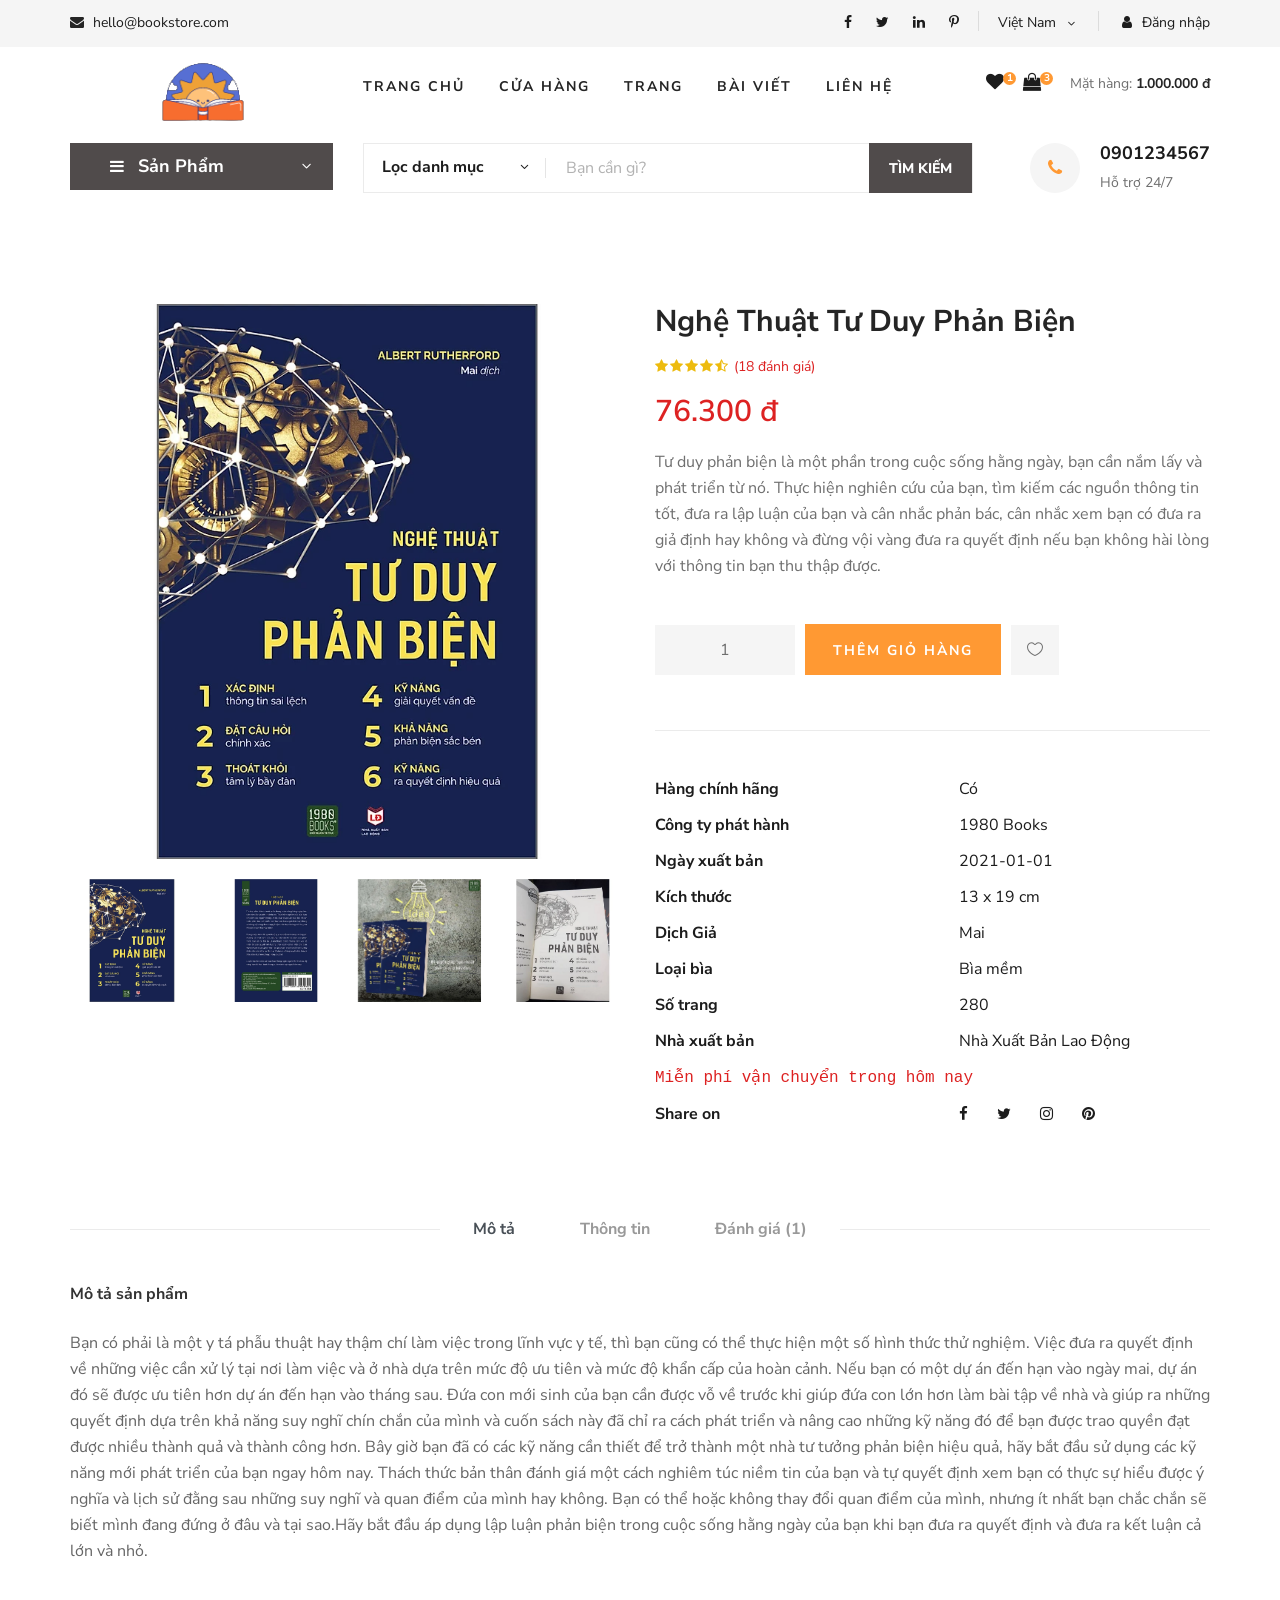
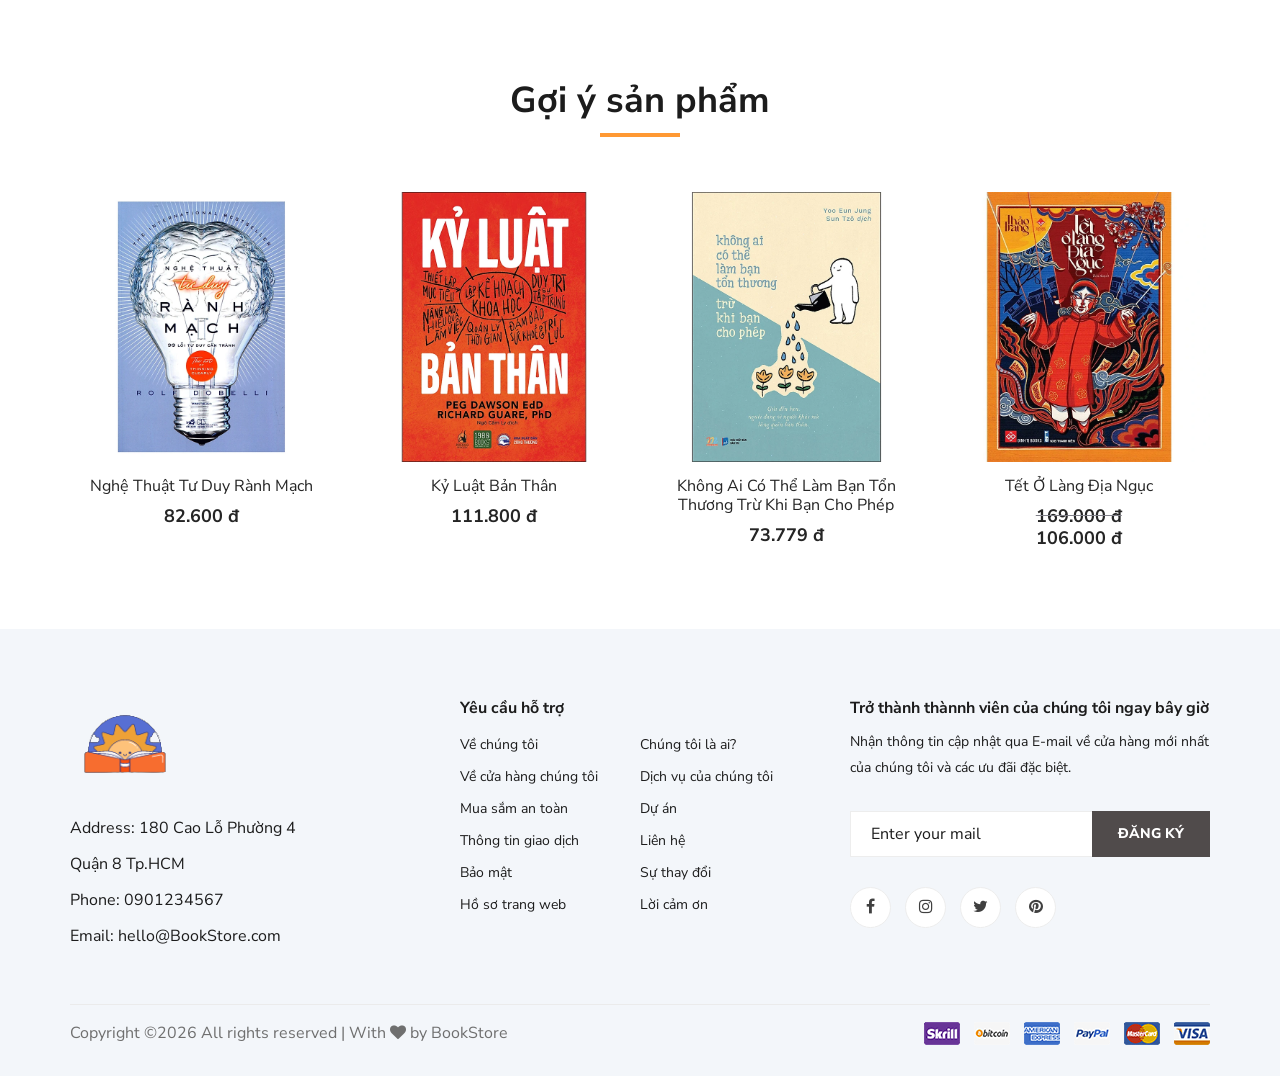
<file: Lab08/Vi_du_2/index.html>
<!DOCTYPE html>
<html lang="zxx">

<head>
    <meta charset="UTF-8">
    <meta name="description" content="Ogani Template">
    <meta name="keywords" content="Ogani, unica, creative, html">
    <meta name="viewport" content="width=device-width, initial-scale=1.0">
    <meta http-equiv="X-UA-Compatible" content="ie=edge">
    <title>Nice | BookStore</title>

    <!-- Google Font -->
    <link href="https://fonts.googleapis.com/css2?family=Nunito Sans:wght@200;300;400;600;900&display=swap" rel="stylesheet">

    <!-- Css Styles -->
    <link rel="stylesheet" href="css/bootstrap.min.css" type="text/css">
    <link rel="stylesheet" href="css/font-awesome.min.css" type="text/css">
    <link rel="stylesheet" href="css/elegant-icons.css" type="text/css">
    <link rel="stylesheet" href="css/nice-select.css" type="text/css">
    <link rel="stylesheet" href="css/jquery-ui.min.css" type="text/css">
    <link rel="stylesheet" href="css/owl.carousel.min.css" type="text/css">
    <link rel="stylesheet" href="css/slicknav.min.css" type="text/css">
    <link rel="stylesheet" href="css/style.css" type="text/css">

    <style>
        .product__details__pic__slider {
            position: relative;
            overflow: hidden;
        }

        .product__details__pic__slider img {
            display: none;
            width: 100%;
            height: auto;
        }

        .button__slide{
            text-align: center;
            padding-top: 10px;
        }
    </style>

    
</head>

<body>
    <!-- Page Preloder -->
    <div id="preloder">
        <div class="loader"></div>
    </div>

    <!-- Humberger Begin -->
    <div class="humberger__menu__overlay"></div>
    <div class="humberger__menu__wrapper">
        <div class="humberger__menu__logo">
            <a href="#"><img src="img/logo.png" alt=""></a>
        </div>
        <div class="humberger__menu__cart">
            <ul>
                <li><a href="#"><i class="fa fa-heart"></i> <span>1</span></a></li>
                <li><a href="#"><i class="fa fa-shopping-bag"></i> <span>3</span></a></li>
            </ul>
            <div class="header__cart__price">Mặt hàng: <span>1.000.000 đ</span></div>
        </div>
        <div class="humberger__menu__widget">
            <div class="header__top__right__language">
                <div>Việt Nam</div>
                <span class="arrow_carrot-down"></span>
                <ul>
                    <li><a href="#">Spanis</a></li>
                    <li><a href="#">English</a></li>
                </ul>
            </div>
            <div class="header__top__right__auth">
                <a href="#"><i class="fa fa-user"></i> Đăng nhập</a>
            </div>
        </div>
        <nav class="humberger__menu__nav mobile-menu">
            <ul>
                <li><a href="./index.html">Trang chủ</a></li>
                <li><a href="./shop-grid.html">Cửa hàng</a></li>
                <li><a href="#">Trang</a>
                    <ul class="header__menu__dropdown">
                        <li><a href="./shop-details.html">Cửa hàng chi tiết</a></li>
                        <li><a href="./shoping-cart.html">Giỏ hàng</a></li>
                        <li><a href="./checkout.html">Thủ tục thanh toán</a></li>
                        <li><a href="./blog-details.html">Chi tiết bài viết</a></li>
                    </ul>
                </li>
                <li><a href="./blog.html">Bài viết</a></li>
                <li><a href="./contact.html">Liên hệ</a></li>
            </ul>
        </nav>
        <div id="mobile-menu-wrap"></div>
        <div class="header__top__right__social">
            <a href="#"><i class="fa fa-facebook"></i></a>
            <a href="#"><i class="fa fa-twitter"></i></a>
            <a href="#"><i class="fa fa-linkedin"></i></a>
            <a href="#"><i class="fa fa-pinterest-p"></i></a>
        </div>
        <div class="humberger__menu__contact">
            <ul>
                <li><i class="fa fa-envelope"></i> hello@bookstore.com</li>
            </ul>
        </div>
    </div>
    <!-- Humberger End -->

    <!-- Header Section Begin -->
    <header class="header">
        <div class="header__top">
            <div class="container">
                <div class="row">
                    <div class="col-lg-6 col-md-6">
                        <div class="header__top__left">
                            <ul>
                                <li><i class="fa fa-envelope"></i> hello@bookstore.com</li>
                            </ul>
                        </div>
                    </div>
                    <div class="col-lg-6 col-md-6">
                        <div class="header__top__right">
                            <div class="header__top__right__social">
                                <a href="#"><i class="fa fa-facebook"></i></a>
                                <a href="#"><i class="fa fa-twitter"></i></a>
                                <a href="#"><i class="fa fa-linkedin"></i></a>
                                <a href="#"><i class="fa fa-pinterest-p"></i></a>
                            </div>
                            <div class="header__top__right__language">
                                <div>Việt Nam</div>
                                <span class="arrow_carrot-down"></span>
                                <ul>
                                    <li><a href="#">Spanis</a></li>
                                    <li><a href="#">English</a></li>
                                </ul>
                            </div>
                            <div class="header__top__right__auth">
                                <a href="#"><i class="fa fa-user"></i> Đăng nhập</a>
                            </div>
                        </div>
                    </div>
                </div>
            </div>
        </div>
        <div class="container">
            <div class="row">
                <div class="col-lg-3">
                    <div class="header__logo">
                        <a href="./index.html"><img src="img/logo.png" alt=""></a>
                    </div>
                </div>
                <div class="col-lg-6">
                    <nav class="header__menu">
                        <ul class="ul-menu">
                            <li><a href="./index.html">Trang chủ</a></li>
                            <li><a href="./shop-grid.html">Cửa hàng</a></li>
                            <li><a href="#">Trang</a>
                                <ul class="header__menu__dropdown">
                                    <li><a href="./shop-details.html">Cửa hàng chi tiết</a></li>
                                    <li><a href="./shoping-cart.html">Giỏ hàng</a></li>
                                    <li><a href="./checkout.html">Thủ tục thanh toán</a></li>
                                    <li><a href="./blog-details.html">Chi tiết bài viết</a></li>
                                </ul>
                            </li>
                            <li><a href="./blog.html">Bài viết</a></li>
                            <li><a href="./contact.html">Liên hệ</a></li>
                        </ul>
                    </nav>
                </div>
                <div class="col-lg-3">
                    <div class="header__cart">
                        <ul>
                            <li><a href="#"><i class="fa fa-heart"></i> <span>1</span></a></li>
                            <li><a href="#"><i class="fa fa-shopping-bag"></i> <span>3</span></a></li>
                        </ul>
                        <div class="header__cart__price">Mặt hàng: <span>1.000.000 đ</span></div>
                    </div>
                </div>
            </div>
            <div class="humberger__open">
                <i class="fa fa-bars"></i>
            </div>
        </div>
    </header>
    <!-- Header Section End -->

    <!-- Hero Section Begin -->
    <section class="hero hero-normal">
        <div class="container">
            <div class="row">
                <div class="col-lg-3">
                    <div class="hero__categories">
                        <div class="hero__categories__all">
                            <i class="fa fa-bars"></i>
                            <span>Sản Phẩm</span>
                        </div>
                        <ul>
                            <li><a href="#">Văn học</a></li>
                            <li><a href="#">Kinh tế</a></li>
                            <li><a href="#">Thiếu nhi</a></li>
                            <li><a href="#">Kĩ năng sống</a></li>
                            <li><a href="#">Giáo khoa</a></li>
                            <li><a href="#">Từ điển</a></li>
                            <li><a href="#">Lịch sử</a></li>
                            <li><a href="#">Y học</a></li>
                            <li><a href="#">Tạp chí</a></li>
                            <li><a href="#">Ngoại ngữ</a></li>
                            <li><a href="#">Giáo trình</a></li>
                        </ul>
                    </div>
                </div>
                <div class="col-lg-9">
                    <div class="hero__search">
                        <div class="hero__search__form">
                            <form action="#">
                                <div class="hero__search__categories">
                                    Lọc danh mục
                                    <span class="arrow_carrot-down"></span>
                                </div>
                                <input type="text" placeholder="Bạn cần gì?">
                                <button type="submit" class="site-btn">TÌM KIẾM</button>
                            </form>
                        </div>
                        <div class="hero__search__phone">
                            <div class="hero__search__phone__icon">
                                <i class="fa fa-phone"></i>
                            </div>
                            <div class="hero__search__phone__text">
                                <h5>0901234567</h5>
                                <span>Hỗ trợ 24/7 </span>
                            </div>
                        </div>
                    </div>
                </div>
            </div>
        </div>
    </section>
    <!-- Hero Section End -->

    <!-- Product Details Section Begin -->
    <section class="product-details spad">
        <div class="container">
            <div class="row">
                <div class="col-lg-6 col-md-6">
                    <div class="product__details__pic">
                        <div class="product__details__pic__item">
                            <img class="product__details__pic__item--large"
                                src="img/product/Book_2.jpg" alt="">
                        </div>
                        <div class="product__details__pic__slider owl-carousel">
                            <img data-imgbigurl="img/product/details/Book_2.jpg"
                                src="img/product/Book_2.jpg" alt="">
                            <img data-imgbigurl="img/product/details/Book_2_details_2.jpg"
                                src="img/product/details/Book_2_details_2.jpg" alt="">
                            <img data-imgbigurl="img/product/details/Book_2_details_1.jpg"
                                src="img/product/details/Book_2_details_1.jpg" alt="">
                            <img data-imgbigurl="img/product/details/Book_2_details_3.jpg"
                                src="img/product/details/Book_2_details_3.jpg" alt="">
                        </div>
                    </div>
                </div>
                <div class="col-lg-6 col-md-6">
                    <div class="product__details__text">
                        <h3>Nghệ Thuật Tư Duy Phản Biện</h3>
                        <div class="product__details__rating">
                            <i class="fa fa-star"></i>
                            <i class="fa fa-star"></i>
                            <i class="fa fa-star"></i>
                            <i class="fa fa-star"></i>
                            <i class="fa fa-star-half-o"></i>
                            <span>(18 đánh giá)</span>
                        </div>
                        <div class="product__details__price">76.300 đ</div>
                        <p>Tư duy phản biện là một phần trong cuộc sống hằng ngày, bạn cần nắm lấy và phát triển từ nó.
                             Thực hiện nghiên cứu của bạn, tìm kiếm các nguồn thông tin tốt, đưa ra lập luận của bạn và cân nhắc phản bác, 
                             cân nhắc xem bạn có đưa ra giả định hay không và đừng vội vàng đưa ra quyết định nếu bạn không hài lòng với 
                             thông tin bạn thu thập được.</p>
                        <div class="product__details__quantity">
                            <div class="quantity">
                                <div class="pro-qty">
                                    <input type="text" value="1">
                                </div>
                            </div>
                        </div>
                        <a href="#" class="primary-btn">Thêm giỏ hàng</a>
                        <a href="#" class="heart-icon"><span class="icon_heart_alt"></span></a>
                        <ul>
                            <li><b>Hàng chính hãng</b> <span>Có</span></li>
                            <li><b>Công ty phát hành</b> <span>1980 Books</span></li>
                            <li><b>Ngày xuất bản</b> <span>2021-01-01</span></li>
                            <li><b>Kích thước</b> <span>13 x 19 cm </span></li>
                            <li><b>Dịch Giả</b> <span>Mai</span></li>
                            <li><b>Loại bìa</b> <span>Bìa mềm</span></li>
                            <li><b>Số trang</b> <span>280</span></li>
                            <li><b>Nhà xuất bản</b> <span>Nhà Xuất Bản Lao Động</span></li>
                            <li><span><samp>Miễn phí vận chuyển trong hôm nay</samp></span></li>
                            <li><b>Share on</b>
                                <div class="share">
                                    <a href="#"><i class="fa fa-facebook"></i></a>
                                    <a href="#"><i class="fa fa-twitter"></i></a>
                                    <a href="#"><i class="fa fa-instagram"></i></a>
                                    <a href="#"><i class="fa fa-pinterest"></i></a>
                                </div>
                            </li>
                        </ul>
                    </div>
                </div>
                <div class="col-lg-12">
                    <div class="product__details__tab">
                        <ul class="nav nav-tabs" role="tablist">
                            <li class="nav-item">
                                <a class="nav-link active" data-toggle="tab" href="#tabs-1" role="tab"
                                    aria-selected="true">Mô tả</a>
                            </li>
                            <li class="nav-item">
                                <a class="nav-link" data-toggle="tab" href="#tabs-2" role="tab"
                                    aria-selected="false">Thông tin</a>
                            </li>
                            <li class="nav-item">
                                <a class="nav-link" data-toggle="tab" href="#tabs-3" role="tab"
                                    aria-selected="false">Đánh giá <span>(1)</span></a>
                            </li>
                        </ul>
                        <div class="tab-content">
                            <div class="tab-pane active" id="tabs-1" role="tabpanel">
                                <div class="product__details__tab__desc">
                                    <h6>Mô tả sản phẩm</h6>
                                    <p>Bạn có phải là một y tá phẫu thuật hay thậm chí làm việc trong lĩnh vực y tế, thì bạn cũng có thể thực hiện một số hình thức thử nghiệm. Việc đưa ra quyết định về những việc cần xử lý tại nơi làm việc và ở nhà dựa trên mức độ ưu tiên và mức độ khẩn cấp của hoàn cảnh.

                                        Nếu bạn có một dự án đến hạn vào ngày mai, dự án đó sẽ được ưu tiên hơn dự án đến hạn vào tháng sau.
                                         Đứa con mới sinh của bạn cần được vỗ về trước khi giúp đứa con lớn hơn làm bài tập về nhà và giúp ra những quyết định dựa trên 
                                         khả năng suy nghĩ chín chắn của mình và cuốn sách này đã chỉ ra cách phát triển và nâng cao những kỹ năng đó để bạn được trao
                                          quyền đạt được nhiều thành quả và thành công hơn. Bây giờ bạn đã có các kỹ năng cần thiết để trở thành một nhà tư tưởng phản
                                          biện hiệu quả, hãy bắt đầu sử dụng các kỹ năng mới phát triển của bạn ngay hôm nay. Thách thức bản thân đánh giá một cách nghiêm
                                           túc niềm tin của bạn và tự quyết định xem bạn có thực sự hiểu được ý nghĩa và lịch sử đằng sau những suy nghĩ và quan điểm của
                                           mình hay không. Bạn có thể hoặc không thay đổi quan điểm của mình, nhưng ít nhất bạn chắc chắn sẽ biết mình đang đứng ở đâu và
                                         tại sao.Hãy bắt đầu áp dụng lập luận phản biện trong cuộc sống hằng ngày của bạn khi bạn đưa ra quyết định và đưa ra kết luận cả lớn và nhỏ.</p>
                                </div>
                            </div>
                            <div class="tab-pane" id="tabs-2" role="tabpanel">
                                <div class="product__details__tab__desc">
                                    <h6>Thông tin sản phẩm</h6>
                                        Về sản phẩm: (39 tích cực, 2 tiêu cực)
                                        <li>
                                            Hầu hết người mua hài lòng với chất lượng sách, đánh giá sách là hay, hữu ích và đáng mua.
                                        </li>
                                        <li>
                                            Một số nhận xét cho biết sách có nội dung tốt, đẹp, in rõ và dễ mang đi.
                                        </li>
                                        <li>
                                            Tuy nhiên, có một số ý kiến cho rằng sách có lối viết đơn giản, không phù hợp với người đã qua công việc kinh doanh.
                                        </li>
                                        Về dịch vụ: (32 tích cực, 2 tiêu cực)
                                        <li>
                                            Đa số khách hàng hài lòng với giao hàng nhanh, đóng gói cẩn thận và dịch vụ hỗ trợ sau bán hàng.
                                        </li>
                                        <li>
                                            Một số nhận xét cho biết nhân viên giao hàng nhiệt tình, vui vẻ và dịch vụ TikiNow được đánh giá tích cực.
                                        </li>
                                        <li>
                                            Tuy nhiên, có một số ý kiến cho rằng khâu đóng gói cẩu thả và có sách bị cong và mòn.
                                        </li>
                                </div>
                            </div>
                            <div class="tab-pane" id="tabs-3" role="tabpanel">
                                <div class="product__details__tab__desc">
                                    <h6>Đánh giá sản phẩm </h6>
                                    <p>Hãy nghĩ đến coi tư duy phản biện như một cơ hội để tương tác với những người khác và tìm hiểu quan điểm của họ. 
                                        Đánh giá những gì người khác nói và xem xét các nguồn thông tin để quyết định xem chúng có xứng đáng hay không.
                                         “Nghệ thuật tư duy phản biện” là một tài liệu tuyệt vời giúp bạn học được những kỹ năng đó và bạn có thể tham khảo lại khi cần.
                                         Hãy nhớ rằng, hơn bất cứ điều gì, hãy rèn luyện kỹ năng tư duy phản biện của bạn, và bạn không bao giờ có thể sai lầm.</p>
                                </div>
                            </div>
                        </div>
                    </div>
                </div>
            </div>
        </div>
    </section>
    <!-- Product Details Section End -->

    <!-- Related Product Section Begin -->
    <section class="related-product">
        <div class="container">
            <div class="row">
                <div class="col-lg-12">
                    <div class="section-title related__product__title">
                        <h2>Gợi ý sản phẩm</h2>
                    </div>
                </div>
            </div>
            <div class="row">
                <div class="col-lg-3 col-md-4 col-sm-6">
                    <div class="product__item">
                        <div class="product__item__pic set-bg" data-setbg="img/product/Book_1.webp">
                            <ul class="product__item__pic__hover">
                                <li><a href="#"><i class="fa fa-heart"></i></a></li>
                                <li><a href="#"><i class="fa fa-retweet"></i></a></li>
                                <li><a href="#"><i class="fa fa-shopping-cart"></i></a></li>
                            </ul>
                        </div>
                        <div class="product__item__text">
                            <h6><a href="#">Nghệ Thuật Tư Duy Rành Mạch</a></h6>
                            <h5>82.600 đ</h5>
                        </div>
                    </div>
                </div>
                <div class="col-lg-3 col-md-4 col-sm-6">
                    <div class="product__item">
                        <div class="product__item__pic set-bg" data-setbg="img/product/Book-3.png">
                            <ul class="product__item__pic__hover">
                                <li><a href="#"><i class="fa fa-heart"></i></a></li>
                                <li><a href="#"><i class="fa fa-retweet"></i></a></li>
                                <li><a href="#"><i class="fa fa-shopping-cart"></i></a></li>
                            </ul>
                        </div>
                        <div class="product__item__text">
                            <h6><a href="#">Kỷ Luật Bản Thân</a></h6>
                            <h5>111.800 đ</h5>
                        </div>
                    </div>
                </div>
                <div class="col-lg-3 col-md-4 col-sm-6">
                    <div class="product__item">
                        <div class="product__item__pic set-bg" data-setbg="img/product/Book_4.jpg">
                            <ul class="product__item__pic__hover">
                                <li><a href="#"><i class="fa fa-heart"></i></a></li>
                                <li><a href="#"><i class="fa fa-retweet"></i></a></li>
                                <li><a href="#"><i class="fa fa-shopping-cart"></i></a></li>
                            </ul>
                        </div>
                        <div class="product__item__text">
                            <h6><a href="#">Không Ai Có Thể Làm Bạn Tổn Thương Trừ Khi Bạn Cho Phép</a></h6>
                            <h5>73.779 đ</h5>
                        </div>
                    </div>
                </div>
                <div class="col-lg-3 col-md-4 col-sm-6">
                    <div class="product__item">
                        <div class="product__item__pic set-bg" data-setbg="img/product/Book_5.jpg">
                            <ul class="product__item__pic__hover">
                                <li><a href="#"><i class="fa fa-heart"></i></a></li>
                                <li><a href="#"><i class="fa fa-retweet"></i></a></li>
                                <li><a href="#"><i class="fa fa-shopping-cart"></i></a></li>
                            </ul>
                        </div>
                        <div class="product__item__text">
                            <h6><a href="#">Tết Ở Làng Địa Ngục</a></h6>
                            <div class="text__sale">
                                <h5 >169.000 đ</h5>
                            </div>
                            <h5 class="text__price">106.000 đ</h5>
                        </div>
                    </div>
                </div>
            </div>
        </div>
    </section>
    <!-- Related Product Section End -->

    <!-- Footer Section Begin -->
    <footer class="footer spad">
        <div class="container">
            <div class="row">
                <div class="col-lg-3 col-md-6 col-sm-6">
                    <div class="footer__about">
                        <div class="footer__about__logo">
                            <a href="./index.html"><img src="img/logo.png" alt=""></a>
                        </div>
                        <ul>
                            <li>Address: 180 Cao Lỗ Phường 4 Quận 8 Tp.HCM</li>
                            <li>Phone: 0901234567</li>
                            <li>Email: hello@BookStore.com</li>
                        </ul>
                    </div>
                </div>
                <div class="col-lg-4 col-md-6 col-sm-6 offset-lg-1">
                    <div class="footer__widget">
                        <h6>
                            Yêu cầu hỗ trợ</h6>
                        <ul>
                            <li><a href="#">Về chúng tôi</a></li>
                            <li><a href="#">Về cửa hàng chúng tôi</a></li>
                            <li><a href="#">Mua sắm an toàn</a></li>
                            <li><a href="#">Thông tin giao dịch</a></li>
                            <li><a href="#">Bảo mật</a></li>
                            <li><a href="#">Hồ sơ trang web</a></li>
                        </ul>
                        <ul>
                            <li><a href="#">Chúng tôi là ai?</a></li>
                            <li><a href="#">Dịch vụ của chúng tôi</a></li>
                            <li><a href="#">Dự án</a></li>
                            <li><a href="#">Liên hệ</a></li>
                            <li><a href="#">Sự thay đổi</a></li>
                            <li><a href="#">Lời cảm ơn</a></li>
                        </ul>
                    </div>
                </div>
                <div class="col-lg-4 col-md-12">
                    <div class="footer__widget">
                        <h6>Trở thành thànnh viên của chúng tôi ngay bây giờ</h6>
                        <p>Nhận thông tin cập nhật qua E-mail về cửa hàng mới nhất của chúng tôi và các ưu đãi đặc biệt.</p>
                        <form action="#">
                            <input type="text" placeholder="Enter your mail">
                            <button type="submit" class="site-btn">Đăng ký</button>
                        </form>
                        <div class="footer__widget__social">
                            <a href="#"><i class="fa fa-facebook"></i></a>
                            <a href="#"><i class="fa fa-instagram"></i></a>
                            <a href="#"><i class="fa fa-twitter"></i></a>
                            <a href="#"><i class="fa fa-pinterest"></i></a>
                        </div>
                    </div>
                </div>
            </div>
            <div class="row">
                <div class="col-lg-12">
                    <div class="footer__copyright">
                        <div class="footer__copyright__text"><p>
  Copyright &copy;<script>document.write(new Date().getFullYear());</script> All rights reserved | With <i class="fa fa-heart" aria-hidden="true"></i> by BookStore</a>
  </p></div>
                        <div class="footer__copyright__payment"><img src="img/payment-item.png" alt=""></div>
                    </div>
                </div>
            </div>
        </div>
    </footer>
    <!-- Footer Section End -->

    <!-- Js Plugins -->
    <script src="js/jquery-3.3.1.min.js"></script>
    <script src="js/bootstrap.min.js"></script>
    <script src="js/jquery.nice-select.min.js"></script>
    <script src="js/jquery-ui.min.js"></script>
    <script src="js/jquery.slicknav.js"></script>
    <script src="js/mixitup.min.js"></script>
    <script src="js/owl.carousel.min.js"></script>
    <script src="js/main.js"></script>
</body>

</html>
</file>
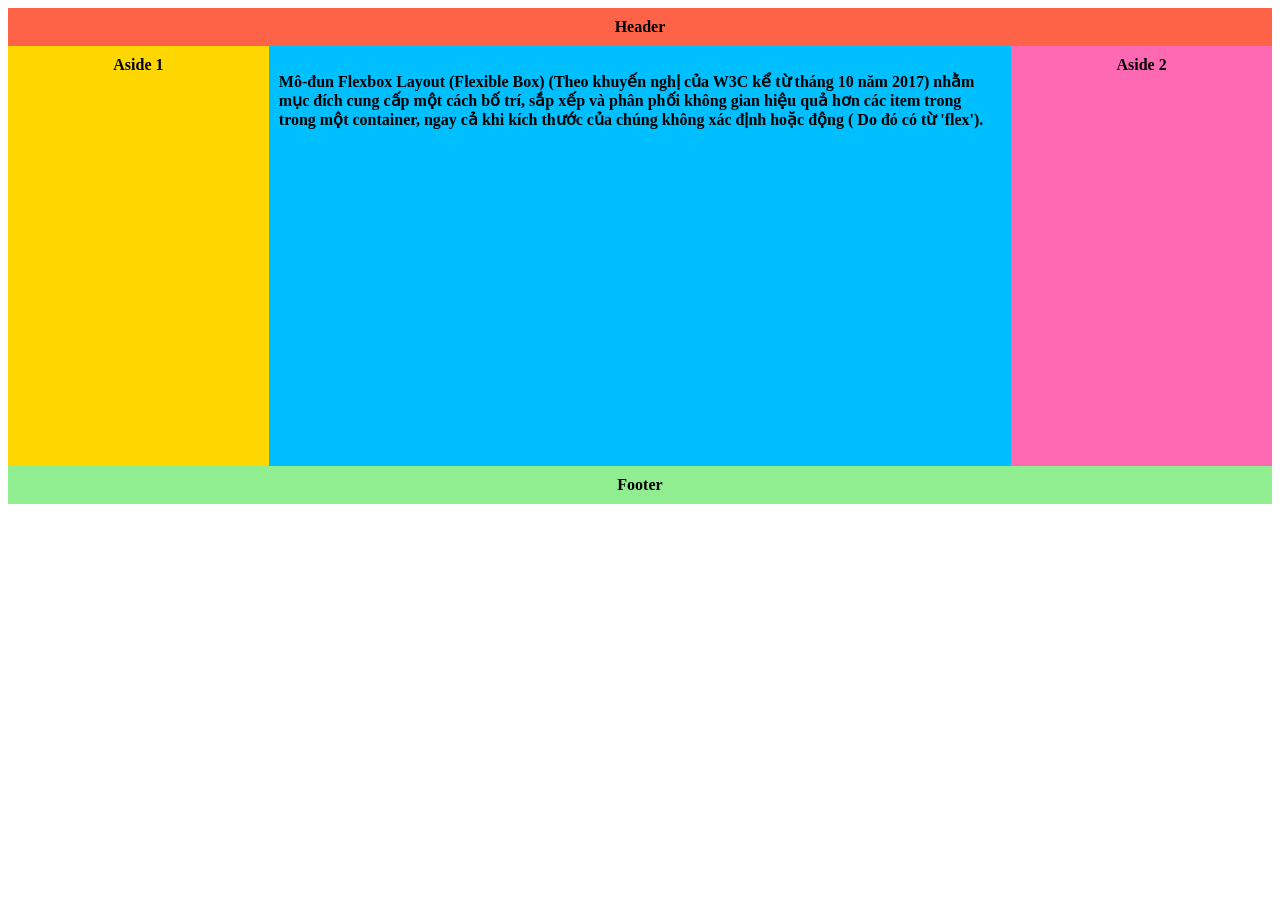
<file: Lab06/Lab06/Bai_2_Minh_hoa_layout/index.html>
<!DOCTYPE html>
<html>

<head>
	<meta http-equiv="Content-Type" content="text/html; charset=utf-8" />
    <link rel="stylesheet" href="css/style.css">
</head>

<body>
    <div class="wrapper">
        <header class="header-flex-2">Header</header>
        <article class="main">
            <p>Mô-đun Flexbox Layout (Flexible Box) (Theo khuyến nghị của W3C kể từ tháng 10 năm 2017) nhằm mục đích
                cung cấp một cách bố trí, sắp xếp và phân phối không gian hiệu quả hơn các item trong trong một
                container, ngay cả khi kích thước của chúng không xác định hoặc động ( Do đó có từ 'flex').</p>
        </article>
        <aside class="aside aside-1">Aside 1</aside>
        <aside class="aside aside-2">Aside 2</aside>
        <footer class="footer-flex-2">Footer</footer>
    </div>
</body>

</html>
</file>
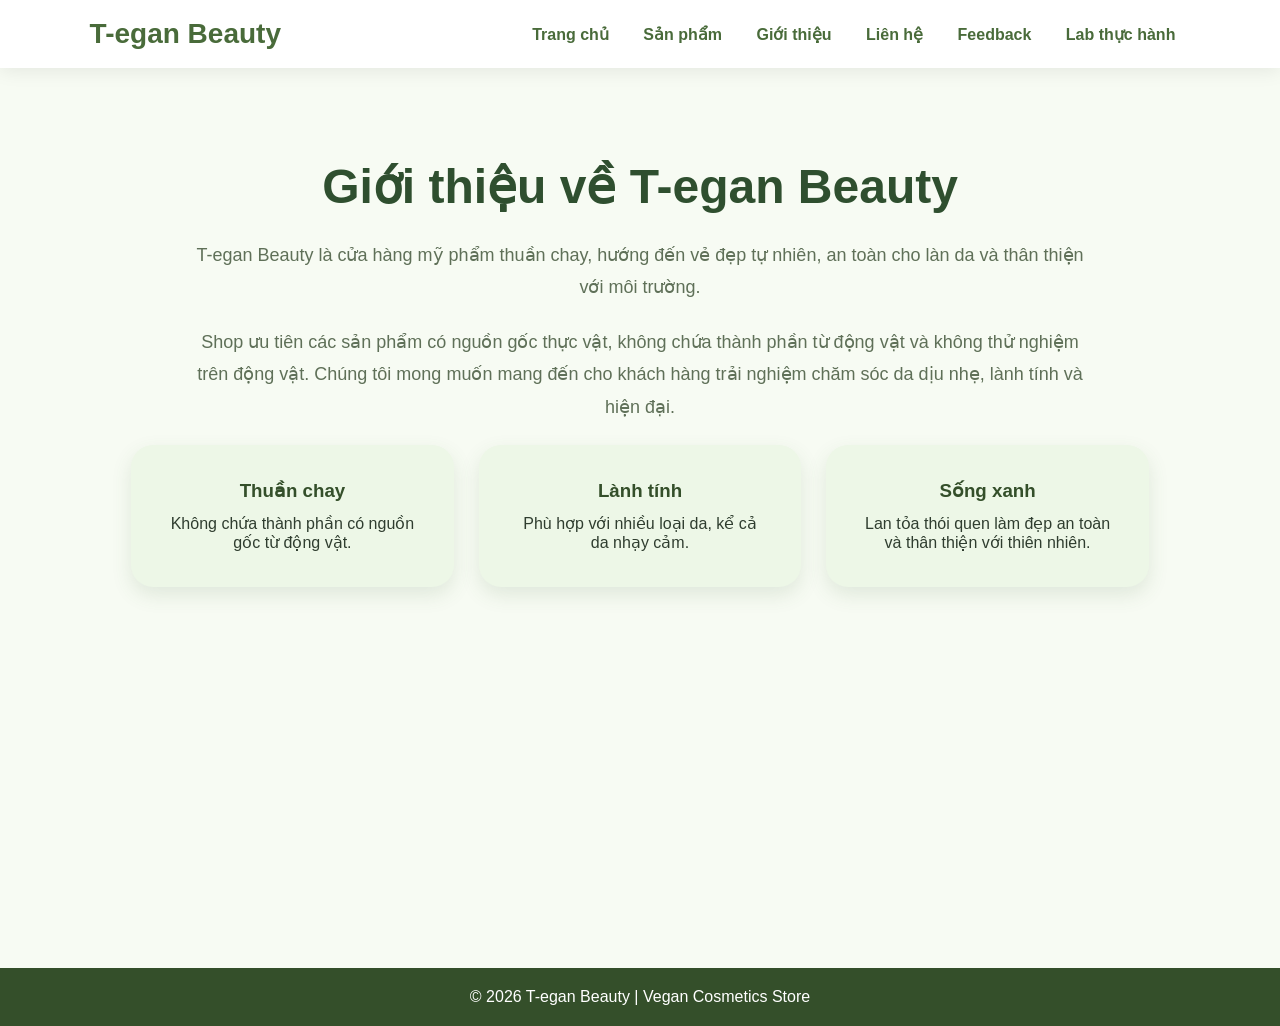
<file: about.html>
<!DOCTYPE html>
<html lang="vi">
<head>
    <meta charset="UTF-8">
    <meta name="viewport" content="width=device-width, initial-scale=1.0">
    <title>Giới thiệu - T-egan Beauty</title>
    <link rel="stylesheet" href="style.css">
</head>
<body>

<header class="header">
    <div class="logo">T-egan Beauty</div>

    <nav class="navbar">
        <a href="index.html">Trang chủ</a>
        <a href="index.html#products">Sản phẩm</a>
        <a href="about.html">Giới thiệu</a>
        <a href="index.html#contact">Liên hệ</a>
        <a href="feedback.html">Feedback</a>
        <a href="labth.html">Lab thực hành</a>
    </nav>
</header>

<section class="about-page">
    <h1>Giới thiệu về T-egan Beauty</h1>

    <p>
        T-egan Beauty là cửa hàng mỹ phẩm thuần chay, hướng đến vẻ đẹp tự nhiên,
        an toàn cho làn da và thân thiện với môi trường.
    </p>

    <p>
        Shop ưu tiên các sản phẩm có nguồn gốc thực vật, không chứa thành phần
        từ động vật và không thử nghiệm trên động vật. Chúng tôi mong muốn mang
        đến cho khách hàng trải nghiệm chăm sóc da dịu nhẹ, lành tính và hiện đại.
    </p>

    <div class="about-box">
        <div>
            <h3>Thuần chay</h3>
            <p>Không chứa thành phần có nguồn gốc từ động vật.</p>
        </div>

        <div>
            <h3>Lành tính</h3>
            <p>Phù hợp với nhiều loại da, kể cả da nhạy cảm.</p>
        </div>

        <div>
            <h3>Sống xanh</h3>
            <p>Lan tỏa thói quen làm đẹp an toàn và thân thiện với thiên nhiên.</p>
        </div>
    </div>
</section>

<footer>
    <p>© 2026 T-egan Beauty | Vegan Cosmetics Store</p>
</footer>

</body>
</html>
</file>
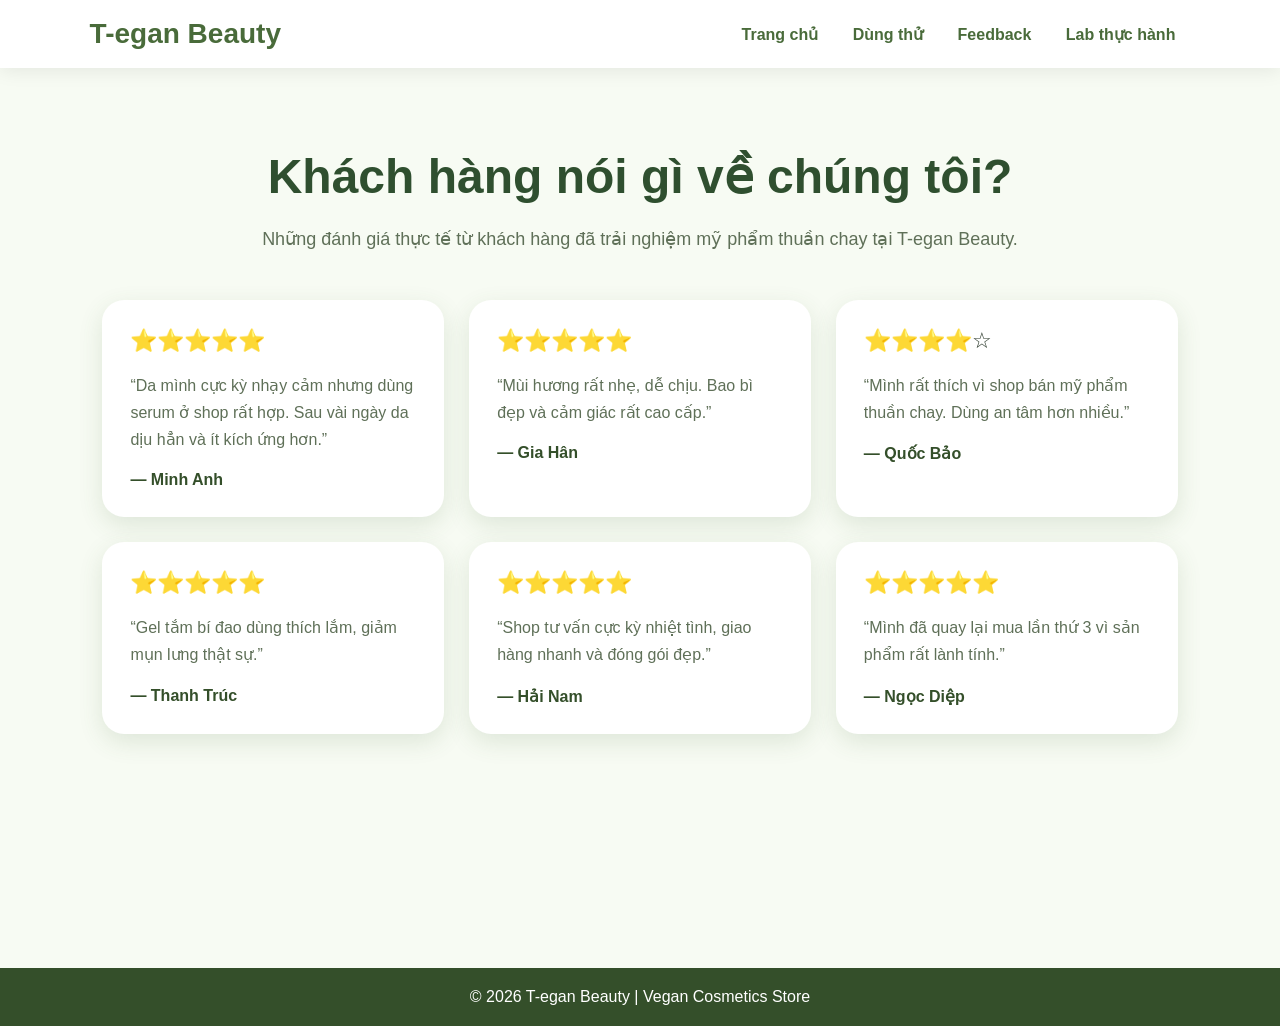
<file: feedback.html>
<!DOCTYPE html>
<html lang="vi">
<head>
    <meta charset="UTF-8">
    <meta name="viewport" content="width=device-width, initial-scale=1.0">
    <title>Feedback khách hàng</title>
    <link rel="stylesheet" href="style.css">
</head>
<body>

<header class="header">
    <div class="logo">T-egan Beauty</div>

    <nav class="navbar">
        <a href="index.html">Trang chủ</a>
        <a href="trial.html">Dùng thử</a>
        <a href="feedback.html">Feedback</a>
        <a href="labth.html">Lab thực hành</a>
    </nav>
</header>

<section class="feedback-page">

    <h1>Khách hàng nói gì về chúng tôi?</h1>

    <p class="feedback-desc">
        Những đánh giá thực tế từ khách hàng đã trải nghiệm mỹ phẩm thuần chay tại T-egan Beauty.
    </p>

    <div class="feedback-list">

        <div class="feedback-card">
            <div class="feedback-top">
                ⭐⭐⭐⭐⭐
            </div>

            <p>
                “Da mình cực kỳ nhạy cảm nhưng dùng serum ở shop rất hợp.
                Sau vài ngày da dịu hẳn và ít kích ứng hơn.”
            </p>

            <h4>— Minh Anh</h4>
        </div>

        <div class="feedback-card">
            <div class="feedback-top">
                ⭐⭐⭐⭐⭐
            </div>

            <p>
                “Mùi hương rất nhẹ, dễ chịu. Bao bì đẹp và cảm giác rất cao cấp.”
            </p>

            <h4>— Gia Hân</h4>
        </div>

        <div class="feedback-card">
            <div class="feedback-top">
                ⭐⭐⭐⭐☆
            </div>

            <p>
                “Mình rất thích vì shop bán mỹ phẩm thuần chay.
                Dùng an tâm hơn nhiều.”
            </p>

            <h4>— Quốc Bảo</h4>
        </div>

        <div class="feedback-card">
            <div class="feedback-top">
                ⭐⭐⭐⭐⭐
            </div>

            <p>
                “Gel tắm bí đao dùng thích lắm, giảm mụn lưng thật sự.”
            </p>

            <h4>— Thanh Trúc</h4>
        </div>

        <div class="feedback-card">
            <div class="feedback-top">
                ⭐⭐⭐⭐⭐
            </div>

            <p>
                “Shop tư vấn cực kỳ nhiệt tình, giao hàng nhanh và đóng gói đẹp.”
            </p>

            <h4>— Hải Nam</h4>
        </div>

        <div class="feedback-card">
            <div class="feedback-top">
                ⭐⭐⭐⭐⭐
            </div>

            <p>
                “Mình đã quay lại mua lần thứ 3 vì sản phẩm rất lành tính.”
            </p>

            <h4>— Ngọc Diệp</h4>
        </div>

    </div>

</section>

<footer>
    <p>© 2026 T-egan Beauty | Vegan Cosmetics Store</p>
</footer>

</body>
</html>
</file>
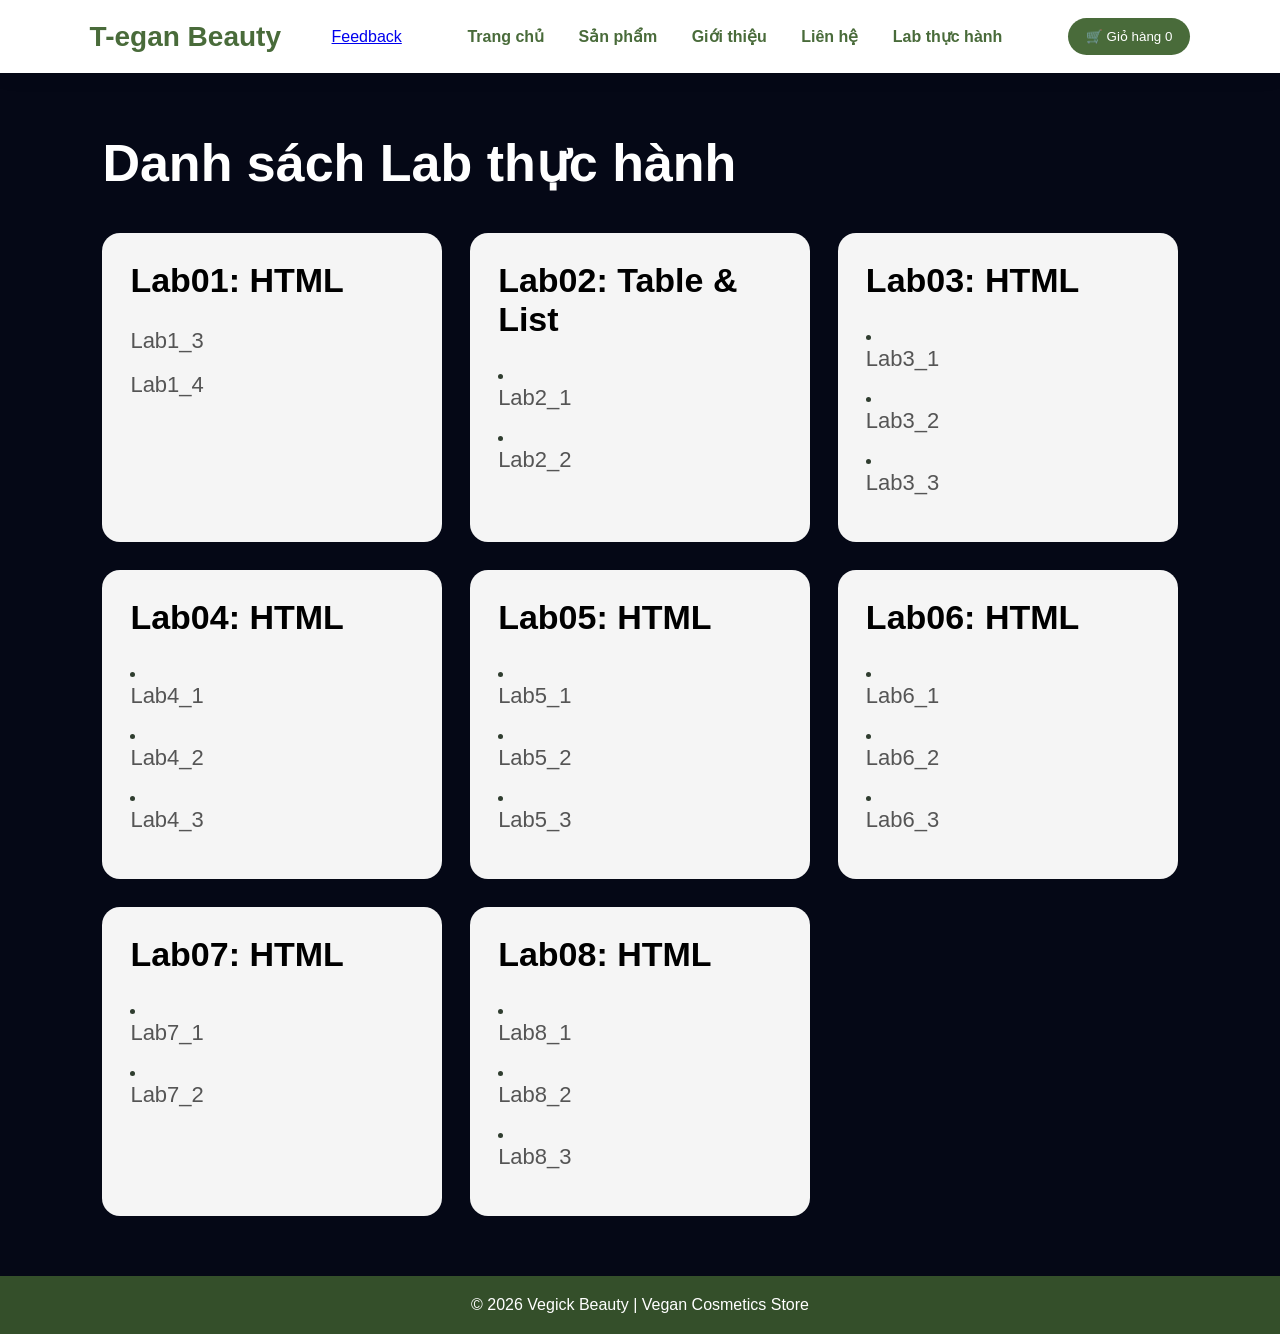
<file: labth.html>
<!DOCTYPE html>
<html lang="vi">
<head>
    <meta charset="UTF-8">
    <meta name="viewport" content="width=device-width, initial-scale=1.0">
    <title>T-egan Beauty</title>
    <link rel="stylesheet" href="style.css">
    <link rel="stylesheet"
href="https://cdnjs.cloudflare.com/ajax/libs/animate.css/4.1.1/animate.min.css"/>
</head>
<body>

<header class="header">
    <div class="logo animate__animated animate__fadeInDown">
    T-egan Beauty
</div>
<a href="feedback.html">Feedback</a>
    <nav class="navbar animate__animated animate__fadeIn">
        <a href="#">Trang chủ</a>
        <a href="products.html">Sản phẩm</a>
        <a href="about.html">Giới thiệu</a>
        <a href="#contact">Liên hệ</a>
        <a href="labth.html">Lab thực hành</a>
    </nav>

    <button class="cart-btn" onclick="toggleCart()">
        🛒 Giỏ hàng <span id="cart-count">0</span>
    </button>
</header>
<body>
    <main class="lab-container">

    <h1>Danh sách Lab thực hành</h1>

    <div class="lab-grid">

        <div class="lab-card">
            <h2>Lab01: HTML</h2>

            <a href="Lab01/Vi_du/lab1_bai3.html">Lab1_3</a>
            <a href="Lab01/Vi_du/lab1_bai4.html">Lab1_4</a>
        </div>

        <div class="lab-card">
            <h2>Lab02: Table & List</h2>

            <li><a href="Lab02/lab02_khung_table.html">Lab2_1</a></li>
            <li><a href="Lab02/lab02_bai2.html">Lab2_2</a></li>
        </div>

        <div class="lab-card">
            <h2>Lab03: HTML</h2>

            <li><a href="Lab03/Lab03/Vi_du_Lab01/index.html">Lab3_1</a></li>
            <li><a href="Lab03/Lab03/Vi_du_Lab01/lab03_bai1.html">Lab3_2</a></li>
            <li><a href="Lab03/Lab03/Vi_du_Lab01/lab03_bai2.html">Lab3_3</a></li>
        </div>

        <div class="lab-card">
            <h2>Lab04: HTML</h2>

            <li><a href="Lab04/Lab04/Vi_du/lab04_bai1.html">Lab4_1</a></li>
            <li><a href="Lab04/Lab04/Vi_du/lab04_bai2.html">Lab4_2</a></li>
            <li><a href="Lab04/Lab04/Vi_du/lab04_bai3.html">Lab4_3</a></li>
        </div>

        <div class="lab-card">
            <h2>Lab05: HTML</h2>

            <li><a href="Lab05/Lab05/Bai_2/lab05_1.html">Lab5_1</a></li>
            <li><a href="Lab05/Lab05/Vi_du/index.html">Lab5_2</a></li>
            <li><a href="Lab05/Lab05/Bai_2/lab05_3.html">Lab5_3</a></li>
        </div>

        <div class="lab-card">
            <h2>Lab06: HTML</h2>

            <li><a href="Lab06/Lab06/lab06_1.html">Lab6_1</a></li>
            <li><a href="Lab06/Lab06/Bai_2_Minh_hoa_layout/lab06_bai2.html">Lab6_2</a></li>
            <li><a href="Lab06/Lab06/Bai_2_Minh_hoa_layout/lab06_bai3.html">Lab6_3</a></li>
        </div>

        <div class="lab-card">
            <h2>Lab07: HTML</h2>

            <li><a href="Lab07/Vi_du/lab7_1.html">Lab7_1</a></li>
            <li><a href="Lab07/demo_bai_2/lab7_2.html">Lab7_2</a></li>
        </div>

        <div class="lab-card">
            <h2>Lab08: HTML</h2>

            <li><a href="Lab08/lab08_json.html">Lab8_1</a></li>
            <li><a href="Lab08/lab08_slider.html">Lab8_2</a></li>
            <li><a href="Lab08/lab08_slider_auto.html">Lab8_3</a></li>
        </div>

    </div>

</main>

</body>

<footer>
    <p>© 2026 Vegick Beauty | Vegan Cosmetics Store</p>
</footer>

<script src="script.js"></script>
</body>
</html>
</file>
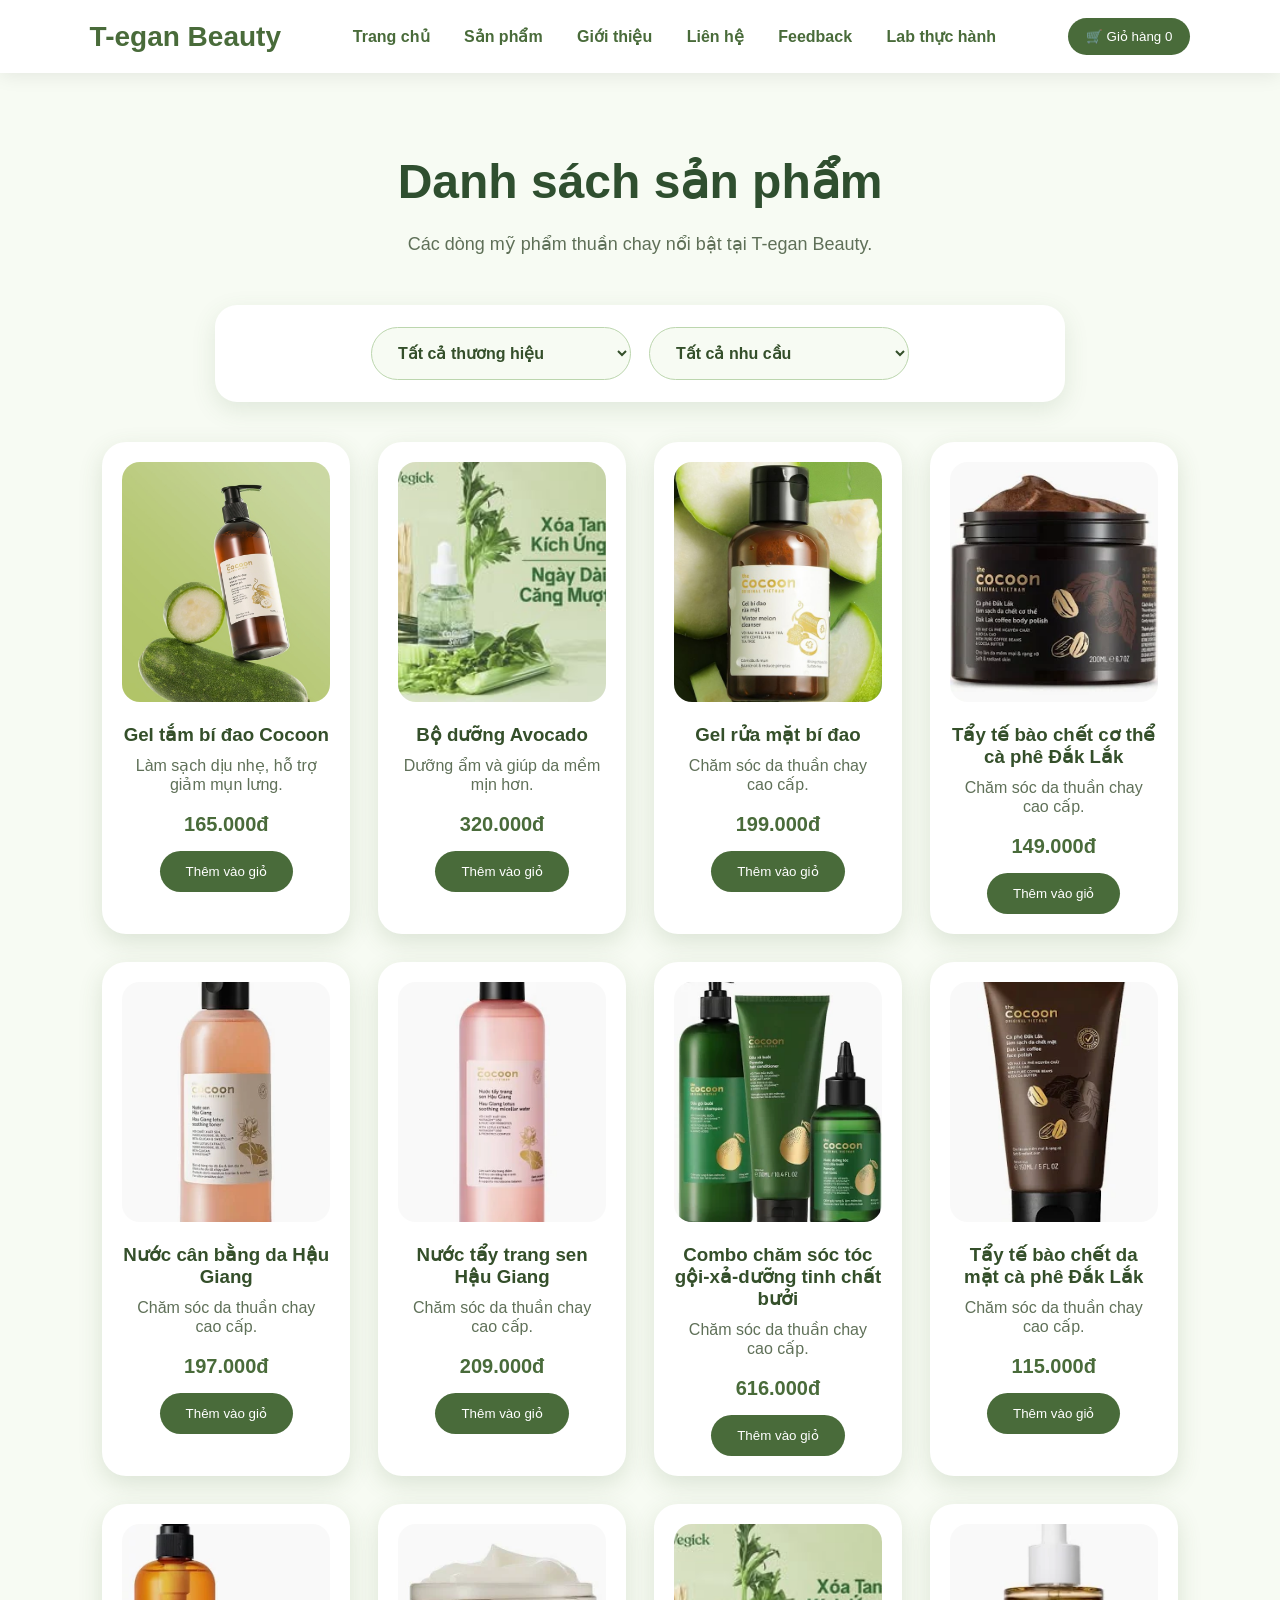
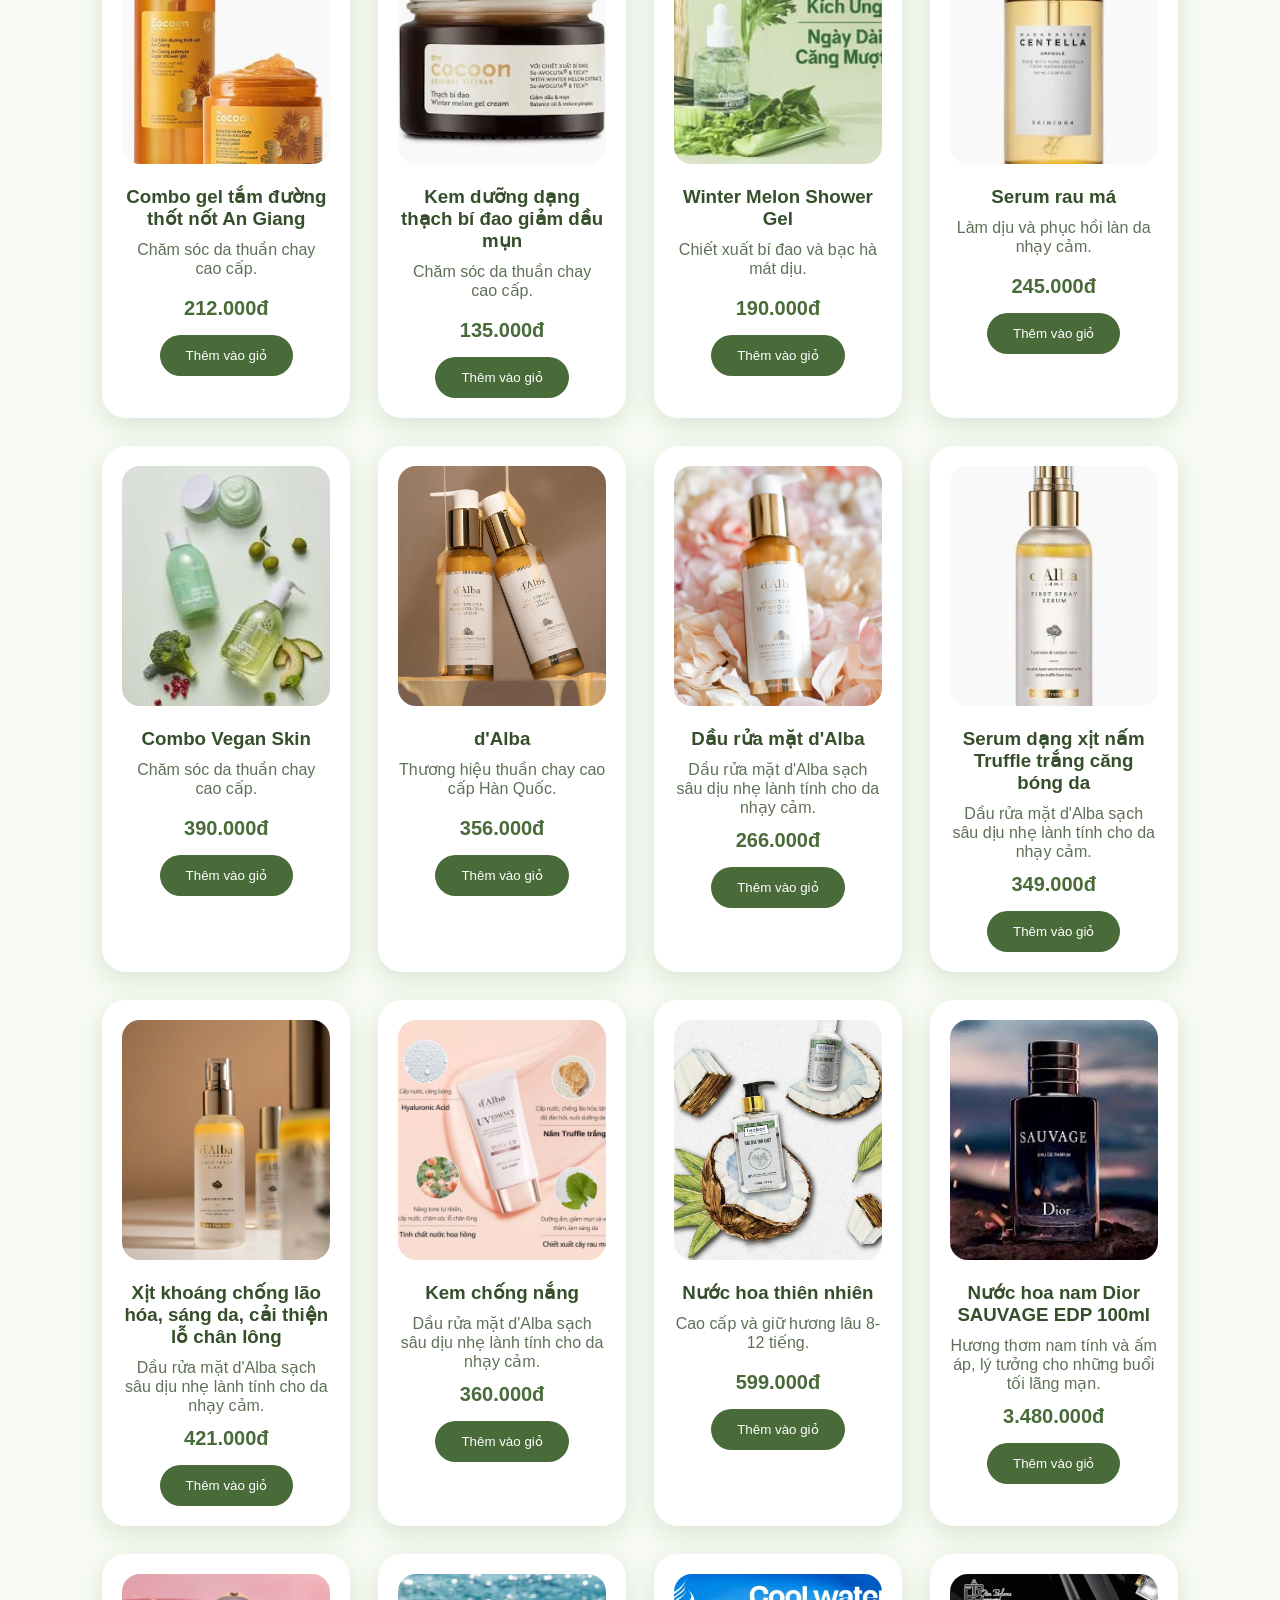
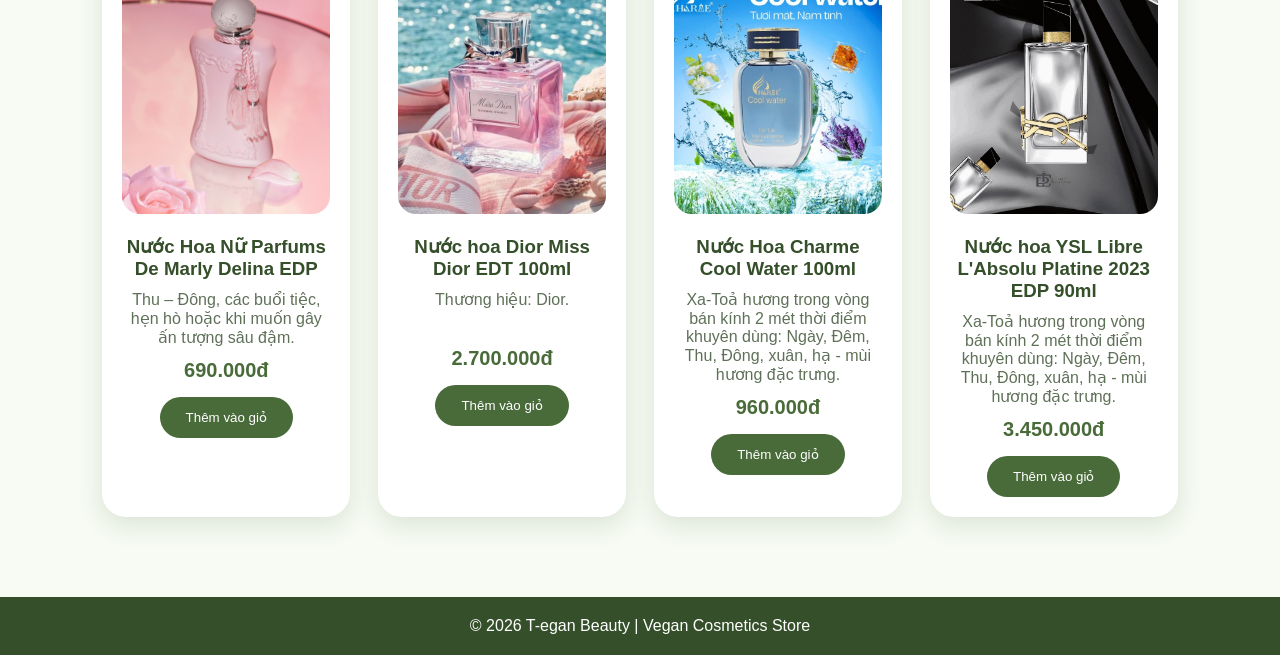
<file: products.html>
<!DOCTYPE html>
<html lang="vi">
<head>
    <meta charset="UTF-8">
    <meta name="viewport" content="width=device-width, initial-scale=1.0">
    <title>Sản phẩm - T-egan Beauty</title>
    <link rel="stylesheet" href="style.css">
</head>
<body>

<header class="header">
    <div class="logo">T-egan Beauty</div>

    <nav class="navbar">
        <a href="index.html">Trang chủ</a>
        <a href="products.html">Sản phẩm</a>
        <a href="about.html">Giới thiệu</a>
        <a href="index.html#contact">Liên hệ</a>
        <a href="feedback.html">Feedback</a>
        <a href="labth.html">Lab thực hành</a>
    </nav>

    <button class="cart-btn" onclick="toggleCart()">
        🛒 Giỏ hàng <span id="cart-count">0</span>
    </button>
</header>

<section class="products-page">

    <h1>Danh sách sản phẩm</h1>

    <p class="products-desc">
        Các dòng mỹ phẩm thuần chay nổi bật tại T-egan Beauty.
    </p>

    <div class="filter-box">
    <select id="brand-filter" onchange="filterProducts()">
    <option value="all">Tất cả thương hiệu</option>
    <option value="cocoon">Cocoon</option>
    <option value="vegan">T-egan Beauty</option>
    <option value="dalba">d'Alba</option>
    <option value="ncegan">NC-egan</option>
</select>

<select id="category-filter" onchange="filterProducts()">
    <option value="all">Tất cả nhu cầu</option>
    <option value="sua-rua-mat">Sữa rửa mặt</option>
    <option value="sua-tam">Sữa tắm</option>
    <option value="cham-soc-toc">Chăm sóc tóc</option>
    <option value="cham-soc-da">Chăm sóc da</option>
    <option value="my-pham">Mỹ phẩm</option>
    <option value="nuoc-hoa">Nước hoa</option>
</select>
</div>

    <div class="product-list">

        <div class="product-card" data-brand="cocoon" data-category="sua-tam">
            <img src="images/cocoon8.png" alt="">
            <h3>Gel tắm bí đao Cocoon</h3>
            <p>Làm sạch dịu nhẹ, hỗ trợ giảm mụn lưng.</p>
            <span>165.000đ</span>
            <button onclick="addToCart('Gel tắm bí đao Cocoon', 165000)">
                Thêm vào giỏ
            </button>
        </div>

        <div class="product-card" data-brand="cocoon" data-category="cham-soc-da">
            <img src="images/product2.png" alt="">
            <h3>Bộ dưỡng Avocado</h3>
            <p>Dưỡng ẩm và giúp da mềm mịn hơn.</p>
            <span>320.000đ</span>
            <button onclick="addToCart('Bộ dưỡng Avocado', 320000)">
                Thêm vào giỏ
            </button>
        </div>

         <div class="product-card" data-brand="cocoon" data-category="sua-rua-mat">
            <img src="images/product6.png" alt="">
            <h3>Gel rửa mặt bí đao</h3>
            <p>Chăm sóc da thuần chay cao cấp.</p>
            <span>199.000đ</span>
            <button onclick="addToCart('Gel rửa mặt', 390000)">
                Thêm vào giỏ
            </button>
        </div>

        <div class="product-card" data-brand="cocoon" data-category="sua-rua-mat">
            <img src="images/cocoon1.png" alt="">
            <h3>Tẩy tế bào chết cơ thể cà phê Đắk Lắk</h3>
            <p>Chăm sóc da thuần chay cao cấp.</p>
            <span>149.000đ</span>
            <button onclick="addToCart('Tẩy tế bào chết cơ thể cà phê Đắk Lắk', 390000)">
                Thêm vào giỏ
            </button>
        </div>

        <div class="product-card" data-brand="cocoon" data-category="sua-rua-mat">
            <img src="images/cocoon2.png" alt="">
            <h3>Nước cân bằng da Hậu Giang</h3>
            <p>Chăm sóc da thuần chay cao cấp.</p>
            <span>197.000đ</span>
            <button onclick="addToCart('Nước cân bằng da Hậu Giang', 390000)">
                Thêm vào giỏ
            </button>
        </div>

         <div class="product-card" data-brand="cocoon" data-category="sua-rua-mat">
            <img src="images/cocoon3.png" alt="">
            <h3>Nước tẩy trang sen Hậu Giang</h3>
            <p>Chăm sóc da thuần chay cao cấp.</p>
            <span>209.000đ</span>
            <button onclick="addToCart('Nước tẩy trang sen Hậu Giang', 390000)">
                Thêm vào giỏ
            </button>
        </div>

        <div class="product-card" data-brand="cocoon" data-category="sua-rua-mat">
            <img src="images/cocoon4.png" alt="">
            <h3>Combo chăm sóc tóc gội-xả-dưỡng tinh chất bưởi</h3>
            <p>Chăm sóc da thuần chay cao cấp.</p>
            <span>616.000đ</span>
            <button onclick="addToCart('Combo chăm sóc tóc gội-xả-dưỡng tinh chất bưởi', 390000)">
                Thêm vào giỏ
            </button>
        </div>

        <div class="product-card" data-brand="cocoon" data-category="sua-rua-mat">
            <img src="images/cocoon5.png" alt="">
            <h3>Tẩy tế bào chết da mặt cà phê Đắk Lắk</h3>
            <p>Chăm sóc da thuần chay cao cấp.</p>
            <span>115.000đ</span>
            <button onclick="addToCart('Tẩy tế bào chết da mặt cà phê Đắk Lắk', 390000)">
                Thêm vào giỏ
            </button>
        </div>

         <div class="product-card" data-brand="cocoon" data-category="sua-rua-mat">
            <img src="images/cocoon6.png" alt="">
            <h3>Combo gel tắm đường thốt nốt An Giang</h3>
            <p>Chăm sóc da thuần chay cao cấp.</p>
            <span>212.000đ</span>
            <button onclick="addToCart('Combo gel tắm đường thốt nốt An Giang', 390000)">
                Thêm vào giỏ
            </button>
        </div>

        <div class="product-card" data-brand="cocoon" data-category="sua-rua-mat">
            <img src="images/cocoon7.png" alt="">
            <h3>Kem dưỡng dạng thạch bí đao giảm dầu mụn</h3>
            <p>Chăm sóc da thuần chay cao cấp.</p>
            <span>135.000đ</span>
            <button onclick="addToCart('Kem dưỡng dạng thạch bí đao giảm dầu mụn', 390000)">
                Thêm vào giỏ
            </button>
        </div>
        









        <div class="product-card" data-brand="vegan" data-category="sua-tam">
            <img src="images/product2.png" alt="">
            <h3>Winter Melon Shower Gel</h3>
            <p>Chiết xuất bí đao và bạc hà mát dịu.</p>
            <span>190.000đ</span>
            <button onclick="addToCart('Winter Melon Shower Gel', 190000)">
                Thêm vào giỏ
            </button>
        </div>

       <div class="product-card" data-brand="vegan" data-category="cham-soc-da">
            <img src="images/tegan2.png" alt="">
            <h3>Serum rau má</h3>
            <p>Làm dịu và phục hồi làn da nhạy cảm.</p>
            <span>245.000đ</span>
            <button onclick="addToCart('Serum rau má', 245000)">
                Thêm vào giỏ
            </button>
        </div>

       

       <div class="product-card" data-brand="vegan" data-category="cham-soc-da">
            <img src="images/product5.png" alt="">
            <h3>Combo Vegan Skin</h3>
            <p>Chăm sóc da thuần chay cao cấp.</p>
            <span>390.000đ</span>
            <button onclick="addToCart('Combo Vegan Skin', 390000)">
                Thêm vào giỏ
            </button>
        </div>

       

        

        <div class="product-card" data-brand="dalba" data-category="my-pham">
            <img src="images/product8.png" alt="">
            <h3>d'Alba</h3>
            <p>Thương hiệu thuần chay cao cấp Hàn Quốc.</p>
            <span>356.000đ</span>
            <button onclick="addToCart('d Alba ', 390000)">
                Thêm vào giỏ
            </button>
        </div>

         <div class="product-card" data-brand="dalba" data-category="sua-rua-mat">
            <img src="images/product9.png" alt="">
            <h3> Dầu rửa mặt d'Alba</h3>
            <p>Dầu rửa mặt d'Alba sạch sâu dịu nhẹ lành tính cho da nhạy cảm.</p>
            <span>266.000đ</span>
            <button onclick="addToCart('Dầu rửa mặt d Alba', 390000)">
                Thêm vào giỏ
            </button>
        </div>

        <div class="product-card" data-brand="dalba" data-category="sua-rua-mat">
            <img src="images/dalba1.png" alt="">
            <h3> Serum dạng xịt nấm Truffle trắng căng bóng da</h3>
            <p>Dầu rửa mặt d'Alba sạch sâu dịu nhẹ lành tính cho da nhạy cảm.</p>
            <span>349.000đ</span>
            <button onclick="addToCart('Serum dạng xịt nấm Truffle trắng căng bóng da', 390000)">
                Thêm vào giỏ
            </button>
        </div>

        <div class="product-card" data-brand="dalba" data-category="sua-rua-mat">
            <img src="images/dalba2.png" alt="">
            <h3> Xịt khoáng chống lão hóa, sáng da, cải thiện lỗ chân lông</h3>
            <p>Dầu rửa mặt d'Alba sạch sâu dịu nhẹ lành tính cho da nhạy cảm.</p>
            <span>421.000đ</span>
            <button onclick="addToCart('Xịt khoáng chống lão hóa, sáng da, cải thiện lỗ chân lông', 390000)">
                Thêm vào giỏ
            </button>
        </div>

        <div class="product-card" data-brand="dalba" data-category="sua-rua-mat">
            <img src="images/dalba3.png" alt="">
            <h3> Kem chống nắng</h3>
            <p>Dầu rửa mặt d'Alba sạch sâu dịu nhẹ lành tính cho da nhạy cảm.</p>
            <span>360.000đ</span>
            <button onclick="addToCart('Kem chống nắng', 390000)">
                Thêm vào giỏ
            </button>
        </div>













        <div class="product-card" data-brand="ncegan" data-category="nuoc-hoa">
            <img src="images/product7.png" alt="">
            <h3>Nước hoa thiên nhiên</h3>
            <p>Cao cấp và giữ hương lâu 8-12 tiếng.</p>
            <span>599.000đ</span>
            <button onclick="addToCart('Nước hoa thiên nhiên', 390000)">
                Thêm vào giỏ
            </button>
        </div>

        <div class="product-card" data-brand="ncegan" data-category="nuoc-hoa">
            <img src="images/nh1.png" alt="">
            <h3>Nước hoa nam Dior SAUVAGE EDP 100ml</h3>
            <p>Hương thơm nam tính và ấm áp, lý tưởng cho những buổi tối lãng mạn.</p>
            <span>3.480.000đ</span>
            <button onclick="addToCart('Nước hoa nam Dior SAUVAGE EDP 100ml', 390000)">
                Thêm vào giỏ
            </button>
        </div>

        <div class="product-card" data-brand="ncegan" data-category="nuoc-hoa">
            <img src="images/nh2.png" alt="">
            <h3>Nước Hoa Nữ Parfums De Marly Delina EDP</h3>
            <p>Thu – Đông, các buổi tiệc, hẹn hò hoặc khi muốn gây ấn tượng sâu đậm.</p>
            <span>690.000đ</span>
            <button onclick="addToCart('Nước Hoa Nữ Parfums De Marly Delina EDP', 390000)">
                Thêm vào giỏ
            </button>
        </div>

        <div class="product-card" data-brand="ncegan" data-category="nuoc-hoa">
            <img src="images/nh3.png" alt="">
            <h3> Nước hoa Dior Miss Dior EDT 100ml</h3>
            <p>Thương hiệu: Dior.</p>
            <span>2.700.000đ</span>
            <button onclick="addToCart('Nước hoa Dior Miss Dior EDT 100ml', 390000)">
                Thêm vào giỏ
            </button>
        </div>

        <div class="product-card" data-brand="ncegan" data-category="nuoc-hoa">
            <img src="images/nh4.png" alt="">
            <h3> Nước Hoa Charme Cool Water 100ml</h3>
            <p>Xa-Toả hương trong vòng bán kính 2 mét thời điểm khuyên dùng: Ngày, Đêm, Thu, Đông, xuân, hạ - mùi hương đặc trưng.</p>
            <span>960.000đ</span>
            <button onclick="addToCart('Nước Hoa Charme Cool Water 100ml', 390000)">
                Thêm vào giỏ
            </button>
        </div>

        <div class="product-card" data-brand="ncegan" data-category="nuoc-hoa">
            <img src="images/nh5.png" alt="">
            <h3> Nước hoa YSL Libre L'Absolu Platine 2023 EDP 90ml</h3>
            <p>Xa-Toả hương trong vòng bán kính 2 mét thời điểm khuyên dùng: Ngày, Đêm, Thu, Đông, xuân, hạ - mùi hương đặc trưng.</p>
            <span>3.450.000đ</span>
            <button onclick="addToCart('Nước hoa YSL Libre LAbsolu Platine 2023 EDP 90ml', 390000)">
                Thêm vào giỏ
            </button>
        </div>



    </div>

</section>

<section class="cart-section" id="cart-section">
    <h2>Giỏ hàng của bạn</h2>

    <div id="cart-list"></div>

    <h3>Tổng tiền: <span id="total-price">0đ</span></h3>

    <button class="checkout-btn" onclick="checkout()">
        Thanh toán
    </button>
</section>

<footer>
    <p>© 2026 T-egan Beauty | Vegan Cosmetics Store</p>
</footer>

<script src="script.js"></script>

</body>
</html>
</file>
<file: Lab08/Vi_du_2/css/elegant-icons.css>
@font-face {
	font-family: 'ElegantIcons';
	src:url('../fonts/ElegantIcons.eot');
	src:url('../fonts/ElegantIcons.eot?#iefix') format('embedded-opentype'),
		url('../fonts/ElegantIcons.woff') format('woff'),
		url('../fonts/ElegantIcons.ttf') format('truetype'),
		url('../fonts/ElegantIcons.svg#ElegantIcons') format('svg');
	font-weight: normal;
	font-style: normal;
}

/* Use the following CSS code if you want to use data attributes for inserting your icons */
[data-icon]:before {
	font-family: 'ElegantIcons';
	content: attr(data-icon);
	speak: none;
	font-weight: normal;
	font-variant: normal;
	text-transform: none;
	line-height: 1;
	-webkit-font-smoothing: antialiased;
	-moz-osx-font-smoothing: grayscale;
}

/* Use the following CSS code if you want to have a class per icon */
/*
Instead of a list of all class selectors,
you can use the generic selector below, but it's slower:
[class*="your-class-prefix"] {
*/
.arrow_up, .arrow_down, .arrow_left, .arrow_right, .arrow_left-up, .arrow_right-up, .arrow_right-down, .arrow_left-down, .arrow-up-down, .arrow_up-down_alt, .arrow_left-right_alt, .arrow_left-right, .arrow_expand_alt2, .arrow_expand_alt, .arrow_condense, .arrow_expand, .arrow_move, .arrow_carrot-up, .arrow_carrot-down, .arrow_carrot-left, .arrow_carrot-right, .arrow_carrot-2up, .arrow_carrot-2down, .arrow_carrot-2left, .arrow_carrot-2right, .arrow_carrot-up_alt2, .arrow_carrot-down_alt2, .arrow_carrot-left_alt2, .arrow_carrot-right_alt2, .arrow_carrot-2up_alt2, .arrow_carrot-2down_alt2, .arrow_carrot-2left_alt2, .arrow_carrot-2right_alt2, .arrow_triangle-up, .arrow_triangle-down, .arrow_triangle-left, .arrow_triangle-right, .arrow_triangle-up_alt2, .arrow_triangle-down_alt2, .arrow_triangle-left_alt2, .arrow_triangle-right_alt2, .arrow_back, .icon_minus-06, .icon_plus, .icon_close, .icon_check, .icon_minus_alt2, .icon_plus_alt2, .icon_close_alt2, .icon_check_alt2, .icon_zoom-out_alt, .icon_zoom-in_alt, .icon_search, .icon_box-empty, .icon_box-selected, .icon_minus-box, .icon_plus-box, .icon_box-checked, .icon_circle-empty, .icon_circle-slelected, .icon_stop_alt2, .icon_stop, .icon_pause_alt2, .icon_pause, .icon_menu, .icon_menu-square_alt2, .icon_menu-circle_alt2, .icon_ul, .icon_ol, .icon_adjust-horiz, .icon_adjust-vert, .icon_document_alt, .icon_documents_alt, .icon_pencil, .icon_pencil-edit_alt, .icon_pencil-edit, .icon_folder-alt, .icon_folder-open_alt, .icon_folder-add_alt, .icon_info_alt, .icon_error-oct_alt, .icon_error-circle_alt, .icon_error-triangle_alt, .icon_question_alt2, .icon_question, .icon_comment_alt, .icon_chat_alt, .icon_vol-mute_alt, .icon_volume-low_alt, .icon_volume-high_alt, .icon_quotations, .icon_quotations_alt2, .icon_clock_alt, .icon_lock_alt, .icon_lock-open_alt, .icon_key_alt, .icon_cloud_alt, .icon_cloud-upload_alt, .icon_cloud-download_alt, .icon_image, .icon_images, .icon_lightbulb_alt, .icon_gift_alt, .icon_house_alt, .icon_genius, .icon_mobile, .icon_tablet, .icon_laptop, .icon_desktop, .icon_camera_alt, .icon_mail_alt, .icon_cone_alt, .icon_ribbon_alt, .icon_bag_alt, .icon_creditcard, .icon_cart_alt, .icon_paperclip, .icon_tag_alt, .icon_tags_alt, .icon_trash_alt, .icon_cursor_alt, .icon_mic_alt, .icon_compass_alt, .icon_pin_alt, .icon_pushpin_alt, .icon_map_alt, .icon_drawer_alt, .icon_toolbox_alt, .icon_book_alt, .icon_calendar, .icon_film, .icon_table, .icon_contacts_alt, .icon_headphones, .icon_lifesaver, .icon_piechart, .icon_refresh, .icon_link_alt, .icon_link, .icon_loading, .icon_blocked, .icon_archive_alt, .icon_heart_alt, .icon_star_alt, .icon_star-half_alt, .icon_star, .icon_star-half, .icon_tools, .icon_tool, .icon_cog, .icon_cogs, .arrow_up_alt, .arrow_down_alt, .arrow_left_alt, .arrow_right_alt, .arrow_left-up_alt, .arrow_right-up_alt, .arrow_right-down_alt, .arrow_left-down_alt, .arrow_condense_alt, .arrow_expand_alt3, .arrow_carrot_up_alt, .arrow_carrot-down_alt, .arrow_carrot-left_alt, .arrow_carrot-right_alt, .arrow_carrot-2up_alt, .arrow_carrot-2dwnn_alt, .arrow_carrot-2left_alt, .arrow_carrot-2right_alt, .arrow_triangle-up_alt, .arrow_triangle-down_alt, .arrow_triangle-left_alt, .arrow_triangle-right_alt, .icon_minus_alt, .icon_plus_alt, .icon_close_alt, .icon_check_alt, .icon_zoom-out, .icon_zoom-in, .icon_stop_alt, .icon_menu-square_alt, .icon_menu-circle_alt, .icon_document, .icon_documents, .icon_pencil_alt, .icon_folder, .icon_folder-open, .icon_folder-add, .icon_folder_upload, .icon_folder_download, .icon_info, .icon_error-circle, .icon_error-oct, .icon_error-triangle, .icon_question_alt, .icon_comment, .icon_chat, .icon_vol-mute, .icon_volume-low, .icon_volume-high, .icon_quotations_alt, .icon_clock, .icon_lock, .icon_lock-open, .icon_key, .icon_cloud, .icon_cloud-upload, .icon_cloud-download, .icon_lightbulb, .icon_gift, .icon_house, .icon_camera, .icon_mail, .icon_cone, .icon_ribbon, .icon_bag, .icon_cart, .icon_tag, .icon_tags, .icon_trash, .icon_cursor, .icon_mic, .icon_compass, .icon_pin, .icon_pushpin, .icon_map, .icon_drawer, .icon_toolbox, .icon_book, .icon_contacts, .icon_archive, .icon_heart, .icon_profile, .icon_group, .icon_grid-2x2, .icon_grid-3x3, .icon_music, .icon_pause_alt, .icon_phone, .icon_upload, .icon_download, .social_facebook, .social_twitter, .social_pinterest, .social_googleplus, .social_tumblr, .social_tumbleupon, .social_wordpress, .social_instagram, .social_dribbble, .social_vimeo, .social_linkedin, .social_rss, .social_deviantart, .social_share, .social_myspace, .social_skype, .social_youtube, .social_picassa, .social_googledrive, .social_flickr, .social_blogger, .social_spotify, .social_delicious, .social_facebook_circle, .social_twitter_circle, .social_pinterest_circle, .social_googleplus_circle, .social_tumblr_circle, .social_stumbleupon_circle, .social_wordpress_circle, .social_instagram_circle, .social_dribbble_circle, .social_vimeo_circle, .social_linkedin_circle, .social_rss_circle, .social_deviantart_circle, .social_share_circle, .social_myspace_circle, .social_skype_circle, .social_youtube_circle, .social_picassa_circle, .social_googledrive_alt2, .social_flickr_circle, .social_blogger_circle, .social_spotify_circle, .social_delicious_circle, .social_facebook_square, .social_twitter_square, .social_pinterest_square, .social_googleplus_square, .social_tumblr_square, .social_stumbleupon_square, .social_wordpress_square, .social_instagram_square, .social_dribbble_square, .social_vimeo_square, .social_linkedin_square, .social_rss_square, .social_deviantart_square, .social_share_square, .social_myspace_square, .social_skype_square, .social_youtube_square, .social_picassa_square, .social_googledrive_square, .social_flickr_square, .social_blogger_square, .social_spotify_square, .social_delicious_square, .icon_printer, .icon_calulator, .icon_building, .icon_floppy, .icon_drive, .icon_search-2, .icon_id, .icon_id-2, .icon_puzzle, .icon_like, .icon_dislike, .icon_mug, .icon_currency, .icon_wallet, .icon_pens, .icon_easel, .icon_flowchart, .icon_datareport, .icon_briefcase, .icon_shield, .icon_percent, .icon_globe, .icon_globe-2, .icon_target, .icon_hourglass, .icon_balance, .icon_rook, .icon_printer-alt, .icon_calculator_alt, .icon_building_alt, .icon_floppy_alt, .icon_drive_alt, .icon_search_alt, .icon_id_alt, .icon_id-2_alt, .icon_puzzle_alt, .icon_like_alt, .icon_dislike_alt, .icon_mug_alt, .icon_currency_alt, .icon_wallet_alt, .icon_pens_alt, .icon_easel_alt, .icon_flowchart_alt, .icon_datareport_alt, .icon_briefcase_alt, .icon_shield_alt, .icon_percent_alt, .icon_globe_alt, .icon_clipboard {
	font-family: 'ElegantIcons';
	speak: none;
	font-style: normal;
	font-weight: normal;
	font-variant: normal;
	text-transform: none;
	line-height: 1;
	-webkit-font-smoothing: antialiased;
}
.arrow_up:before {
	content: "\21";
}
.arrow_down:before {
	content: "\22";
}
.arrow_left:before {
	content: "\23";
}
.arrow_right:before {
	content: "\24";
}
.arrow_left-up:before {
	content: "\25";
}
.arrow_right-up:before {
	content: "\26";
}
.arrow_right-down:before {
	content: "\27";
}
.arrow_left-down:before {
	content: "\28";
}
.arrow-up-down:before {
	content: "\29";
}
.arrow_up-down_alt:before {
	content: "\2a";
}
.arrow_left-right_alt:before {
	content: "\2b";
}
.arrow_left-right:before {
	content: "\2c";
}
.arrow_expand_alt2:before {
	content: "\2d";
}
.arrow_expand_alt:before {
	content: "\2e";
}
.arrow_condense:before {
	content: "\2f";
}
.arrow_expand:before {
	content: "\30";
}
.arrow_move:before {
	content: "\31";
}
.arrow_carrot-up:before {
	content: "\32";
}
.arrow_carrot-down:before {
	content: "\33";
}
.arrow_carrot-left:before {
	content: "\34";
}
.arrow_carrot-right:before {
	content: "\35";
}
.arrow_carrot-2up:before {
	content: "\36";
}
.arrow_carrot-2down:before {
	content: "\37";
}
.arrow_carrot-2left:before {
	content: "\38";
}
.arrow_carrot-2right:before {
	content: "\39";
}
.arrow_carrot-up_alt2:before {
	content: "\3a";
}
.arrow_carrot-down_alt2:before {
	content: "\3b";
}
.arrow_carrot-left_alt2:before {
	content: "\3c";
}
.arrow_carrot-right_alt2:before {
	content: "\3d";
}
.arrow_carrot-2up_alt2:before {
	content: "\3e";
}
.arrow_carrot-2down_alt2:before {
	content: "\3f";
}
.arrow_carrot-2left_alt2:before {
	content: "\40";
}
.arrow_carrot-2right_alt2:before {
	content: "\41";
}
.arrow_triangle-up:before {
	content: "\42";
}
.arrow_triangle-down:before {
	content: "\43";
}
.arrow_triangle-left:before {
	content: "\44";
}
.arrow_triangle-right:before {
	content: "\45";
}
.arrow_triangle-up_alt2:before {
	content: "\46";
}
.arrow_triangle-down_alt2:before {
	content: "\47";
}
.arrow_triangle-left_alt2:before {
	content: "\48";
}
.arrow_triangle-right_alt2:before {
	content: "\49";
}
.arrow_back:before {
	content: "\4a";
}
.icon_minus-06:before {
	content: "\4b";
}
.icon_plus:before {
	content: "\4c";
}
.icon_close:before {
	content: "\4d";
}
.icon_check:before {
	content: "\4e";
}
.icon_minus_alt2:before {
	content: "\4f";
}
.icon_plus_alt2:before {
	content: "\50";
}
.icon_close_alt2:before {
	content: "\51";
}
.icon_check_alt2:before {
	content: "\52";
}
.icon_zoom-out_alt:before {
	content: "\53";
}
.icon_zoom-in_alt:before {
	content: "\54";
}
.icon_search:before {
	content: "\55";
}
.icon_box-empty:before {
	content: "\56";
}
.icon_box-selected:before {
	content: "\57";
}
.icon_minus-box:before {
	content: "\58";
}
.icon_plus-box:before {
	content: "\59";
}
.icon_box-checked:before {
	content: "\5a";
}
.icon_circle-empty:before {
	content: "\5b";
}
.icon_circle-slelected:before {
	content: "\5c";
}
.icon_stop_alt2:before {
	content: "\5d";
}
.icon_stop:before {
	content: "\5e";
}
.icon_pause_alt2:before {
	content: "\5f";
}
.icon_pause:before {
	content: "\60";
}
.icon_menu:before {
	content: "\61";
}
.icon_menu-square_alt2:before {
	content: "\62";
}
.icon_menu-circle_alt2:before {
	content: "\63";
}
.icon_ul:before {
	content: "\64";
}
.icon_ol:before {
	content: "\65";
}
.icon_adjust-horiz:before {
	content: "\66";
}
.icon_adjust-vert:before {
	content: "\67";
}
.icon_document_alt:before {
	content: "\68";
}
.icon_documents_alt:before {
	content: "\69";
}
.icon_pencil:before {
	content: "\6a";
}
.icon_pencil-edit_alt:before {
	content: "\6b";
}
.icon_pencil-edit:before {
	content: "\6c";
}
.icon_folder-alt:before {
	content: "\6d";
}
.icon_folder-open_alt:before {
	content: "\6e";
}
.icon_folder-add_alt:before {
	content: "\6f";
}
.icon_info_alt:before {
	content: "\70";
}
.icon_error-oct_alt:before {
	content: "\71";
}
.icon_error-circle_alt:before {
	content: "\72";
}
.icon_error-triangle_alt:before {
	content: "\73";
}
.icon_question_alt2:before {
	content: "\74";
}
.icon_question:before {
	content: "\75";
}
.icon_comment_alt:before {
	content: "\76";
}
.icon_chat_alt:before {
	content: "\77";
}
.icon_vol-mute_alt:before {
	content: "\78";
}
.icon_volume-low_alt:before {
	content: "\79";
}
.icon_volume-high_alt:before {
	content: "\7a";
}
.icon_quotations:before {
	content: "\7b";
}
.icon_quotations_alt2:before {
	content: "\7c";
}
.icon_clock_alt:before {
	content: "\7d";
}
.icon_lock_alt:before {
	content: "\7e";
}
.icon_lock-open_alt:before {
	content: "\e000";
}
.icon_key_alt:before {
	content: "\e001";
}
.icon_cloud_alt:before {
	content: "\e002";
}
.icon_cloud-upload_alt:before {
	content: "\e003";
}
.icon_cloud-download_alt:before {
	content: "\e004";
}
.icon_image:before {
	content: "\e005";
}
.icon_images:before {
	content: "\e006";
}
.icon_lightbulb_alt:before {
	content: "\e007";
}
.icon_gift_alt:before {
	content: "\e008";
}
.icon_house_alt:before {
	content: "\e009";
}
.icon_genius:before {
	content: "\e00a";
}
.icon_mobile:before {
	content: "\e00b";
}
.icon_tablet:before {
	content: "\e00c";
}
.icon_laptop:before {
	content: "\e00d";
}
.icon_desktop:before {
	content: "\e00e";
}
.icon_camera_alt:before {
	content: "\e00f";
}
.icon_mail_alt:before {
	content: "\e010";
}
.icon_cone_alt:before {
	content: "\e011";
}
.icon_ribbon_alt:before {
	content: "\e012";
}
.icon_bag_alt:before {
	content: "\e013";
}
.icon_creditcard:before {
	content: "\e014";
}
.icon_cart_alt:before {
	content: "\e015";
}
.icon_paperclip:before {
	content: "\e016";
}
.icon_tag_alt:before {
	content: "\e017";
}
.icon_tags_alt:before {
	content: "\e018";
}
.icon_trash_alt:before {
	content: "\e019";
}
.icon_cursor_alt:before {
	content: "\e01a";
}
.icon_mic_alt:before {
	content: "\e01b";
}
.icon_compass_alt:before {
	content: "\e01c";
}
.icon_pin_alt:before {
	content: "\e01d";
}
.icon_pushpin_alt:before {
	content: "\e01e";
}
.icon_map_alt:before {
	content: "\e01f";
}
.icon_drawer_alt:before {
	content: "\e020";
}
.icon_toolbox_alt:before {
	content: "\e021";
}
.icon_book_alt:before {
	content: "\e022";
}
.icon_calendar:before {
	content: "\e023";
}
.icon_film:before {
	content: "\e024";
}
.icon_table:before {
	content: "\e025";
}
.icon_contacts_alt:before {
	content: "\e026";
}
.icon_headphones:before {
	content: "\e027";
}
.icon_lifesaver:before {
	content: "\e028";
}
.icon_piechart:before {
	content: "\e029";
}
.icon_refresh:before {
	content: "\e02a";
}
.icon_link_alt:before {
	content: "\e02b";
}
.icon_link:before {
	content: "\e02c";
}
.icon_loading:before {
	content: "\e02d";
}
.icon_blocked:before {
	content: "\e02e";
}
.icon_archive_alt:before {
	content: "\e02f";
}
.icon_heart_alt:before {
	content: "\e030";
}
.icon_star_alt:before {
	content: "\e031";
}
.icon_star-half_alt:before {
	content: "\e032";
}
.icon_star:before {
	content: "\e033";
}
.icon_star-half:before {
	content: "\e034";
}
.icon_tools:before {
	content: "\e035";
}
.icon_tool:before {
	content: "\e036";
}
.icon_cog:before {
	content: "\e037";
}
.icon_cogs:before {
	content: "\e038";
}
.arrow_up_alt:before {
	content: "\e039";
}
.arrow_down_alt:before {
	content: "\e03a";
}
.arrow_left_alt:before {
	content: "\e03b";
}
.arrow_right_alt:before {
	content: "\e03c";
}
.arrow_left-up_alt:before {
	content: "\e03d";
}
.arrow_right-up_alt:before {
	content: "\e03e";
}
.arrow_right-down_alt:before {
	content: "\e03f";
}
.arrow_left-down_alt:before {
	content: "\e040";
}
.arrow_condense_alt:before {
	content: "\e041";
}
.arrow_expand_alt3:before {
	content: "\e042";
}
.arrow_carrot_up_alt:before {
	content: "\e043";
}
.arrow_carrot-down_alt:before {
	content: "\e044";
}
.arrow_carrot-left_alt:before {
	content: "\e045";
}
.arrow_carrot-right_alt:before {
	content: "\e046";
}
.arrow_carrot-2up_alt:before {
	content: "\e047";
}
.arrow_carrot-2dwnn_alt:before {
	content: "\e048";
}
.arrow_carrot-2left_alt:before {
	content: "\e049";
}
.arrow_carrot-2right_alt:before {
	content: "\e04a";
}
.arrow_triangle-up_alt:before {
	content: "\e04b";
}
.arrow_triangle-down_alt:before {
	content: "\e04c";
}
.arrow_triangle-left_alt:before {
	content: "\e04d";
}
.arrow_triangle-right_alt:before {
	content: "\e04e";
}
.icon_minus_alt:before {
	content: "\e04f";
}
.icon_plus_alt:before {
	content: "\e050";
}
.icon_close_alt:before {
	content: "\e051";
}
.icon_check_alt:before {
	content: "\e052";
}
.icon_zoom-out:before {
	content: "\e053";
}
.icon_zoom-in:before {
	content: "\e054";
}
.icon_stop_alt:before {
	content: "\e055";
}
.icon_menu-square_alt:before {
	content: "\e056";
}
.icon_menu-circle_alt:before {
	content: "\e057";
}
.icon_document:before {
	content: "\e058";
}
.icon_documents:before {
	content: "\e059";
}
.icon_pencil_alt:before {
	content: "\e05a";
}
.icon_folder:before {
	content: "\e05b";
}
.icon_folder-open:before {
	content: "\e05c";
}
.icon_folder-add:before {
	content: "\e05d";
}
.icon_folder_upload:before {
	content: "\e05e";
}
.icon_folder_download:before {
	content: "\e05f";
}
.icon_info:before {
	content: "\e060";
}
.icon_error-circle:before {
	content: "\e061";
}
.icon_error-oct:before {
	content: "\e062";
}
.icon_error-triangle:before {
	content: "\e063";
}
.icon_question_alt:before {
	content: "\e064";
}
.icon_comment:before {
	content: "\e065";
}
.icon_chat:before {
	content: "\e066";
}
.icon_vol-mute:before {
	content: "\e067";
}
.icon_volume-low:before {
	content: "\e068";
}
.icon_volume-high:before {
	content: "\e069";
}
.icon_quotations_alt:before {
	content: "\e06a";
}
.icon_clock:before {
	content: "\e06b";
}
.icon_lock:before {
	content: "\e06c";
}
.icon_lock-open:before {
	content: "\e06d";
}
.icon_key:before {
	content: "\e06e";
}
.icon_cloud:before {
	content: "\e06f";
}
.icon_cloud-upload:before {
	content: "\e070";
}
.icon_cloud-download:before {
	content: "\e071";
}
.icon_lightbulb:before {
	content: "\e072";
}
.icon_gift:before {
	content: "\e073";
}
.icon_house:before {
	content: "\e074";
}
.icon_camera:before {
	content: "\e075";
}
.icon_mail:before {
	content: "\e076";
}
.icon_cone:before {
	content: "\e077";
}
.icon_ribbon:before {
	content: "\e078";
}
.icon_bag:before {
	content: "\e079";
}
.icon_cart:before {
	content: "\e07a";
}
.icon_tag:before {
	content: "\e07b";
}
.icon_tags:before {
	content: "\e07c";
}
.icon_trash:before {
	content: "\e07d";
}
.icon_cursor:before {
	content: "\e07e";
}
.icon_mic:before {
	content: "\e07f";
}
.icon_compass:before {
	content: "\e080";
}
.icon_pin:before {
	content: "\e081";
}
.icon_pushpin:before {
	content: "\e082";
}
.icon_map:before {
	content: "\e083";
}
.icon_drawer:before {
	content: "\e084";
}
.icon_toolbox:before {
	content: "\e085";
}
.icon_book:before {
	content: "\e086";
}
.icon_contacts:before {
	content: "\e087";
}
.icon_archive:before {
	content: "\e088";
}
.icon_heart:before {
	content: "\e089";
}
.icon_profile:before {
	content: "\e08a";
}
.icon_group:before {
	content: "\e08b";
}
.icon_grid-2x2:before {
	content: "\e08c";
}
.icon_grid-3x3:before {
	content: "\e08d";
}
.icon_music:before {
	content: "\e08e";
}
.icon_pause_alt:before {
	content: "\e08f";
}
.icon_phone:before {
	content: "\e090";
}
.icon_upload:before {
	content: "\e091";
}
.icon_download:before {
	content: "\e092";
}
.social_facebook:before {
	content: "\e093";
}
.social_twitter:before {
	content: "\e094";
}
.social_pinterest:before {
	content: "\e095";
}
.social_googleplus:before {
	content: "\e096";
}
.social_tumblr:before {
	content: "\e097";
}
.social_tumbleupon:before {
	content: "\e098";
}
.social_wordpress:before {
	content: "\e099";
}
.social_instagram:before {
	content: "\e09a";
}
.social_dribbble:before {
	content: "\e09b";
}
.social_vimeo:before {
	content: "\e09c";
}
.social_linkedin:before {
	content: "\e09d";
}
.social_rss:before {
	content: "\e09e";
}
.social_deviantart:before {
	content: "\e09f";
}
.social_share:before {
	content: "\e0a0";
}
.social_myspace:before {
	content: "\e0a1";
}
.social_skype:before {
	content: "\e0a2";
}
.social_youtube:before {
	content: "\e0a3";
}
.social_picassa:before {
	content: "\e0a4";
}
.social_googledrive:before {
	content: "\e0a5";
}
.social_flickr:before {
	content: "\e0a6";
}
.social_blogger:before {
	content: "\e0a7";
}
.social_spotify:before {
	content: "\e0a8";
}
.social_delicious:before {
	content: "\e0a9";
}
.social_facebook_circle:before {
	content: "\e0aa";
}
.social_twitter_circle:before {
	content: "\e0ab";
}
.social_pinterest_circle:before {
	content: "\e0ac";
}
.social_googleplus_circle:before {
	content: "\e0ad";
}
.social_tumblr_circle:before {
	content: "\e0ae";
}
.social_stumbleupon_circle:before {
	content: "\e0af";
}
.social_wordpress_circle:before {
	content: "\e0b0";
}
.social_instagram_circle:before {
	content: "\e0b1";
}
.social_dribbble_circle:before {
	content: "\e0b2";
}
.social_vimeo_circle:before {
	content: "\e0b3";
}
.social_linkedin_circle:before {
	content: "\e0b4";
}
.social_rss_circle:before {
	content: "\e0b5";
}
.social_deviantart_circle:before {
	content: "\e0b6";
}
.social_share_circle:before {
	content: "\e0b7";
}
.social_myspace_circle:before {
	content: "\e0b8";
}
.social_skype_circle:before {
	content: "\e0b9";
}
.social_youtube_circle:before {
	content: "\e0ba";
}
.social_picassa_circle:before {
	content: "\e0bb";
}
.social_googledrive_alt2:before {
	content: "\e0bc";
}
.social_flickr_circle:before {
	content: "\e0bd";
}
.social_blogger_circle:before {
	content: "\e0be";
}
.social_spotify_circle:before {
	content: "\e0bf";
}
.social_delicious_circle:before {
	content: "\e0c0";
}
.social_facebook_square:before {
	content: "\e0c1";
}
.social_twitter_square:before {
	content: "\e0c2";
}
.social_pinterest_square:before {
	content: "\e0c3";
}
.social_googleplus_square:before {
	content: "\e0c4";
}
.social_tumblr_square:before {
	content: "\e0c5";
}
.social_stumbleupon_square:before {
	content: "\e0c6";
}
.social_wordpress_square:before {
	content: "\e0c7";
}
.social_instagram_square:before {
	content: "\e0c8";
}
.social_dribbble_square:before {
	content: "\e0c9";
}
.social_vimeo_square:before {
	content: "\e0ca";
}
.social_linkedin_square:before {
	content: "\e0cb";
}
.social_rss_square:before {
	content: "\e0cc";
}
.social_deviantart_square:before {
	content: "\e0cd";
}
.social_share_square:before {
	content: "\e0ce";
}
.social_myspace_square:before {
	content: "\e0cf";
}
.social_skype_square:before {
	content: "\e0d0";
}
.social_youtube_square:before {
	content: "\e0d1";
}
.social_picassa_square:before {
	content: "\e0d2";
}
.social_googledrive_square:before {
	content: "\e0d3";
}
.social_flickr_square:before {
	content: "\e0d4";
}
.social_blogger_square:before {
	content: "\e0d5";
}
.social_spotify_square:before {
	content: "\e0d6";
}
.social_delicious_square:before {
	content: "\e0d7";
}
.icon_printer:before {
	content: "\e103";
}
.icon_calulator:before {
	content: "\e0ee";
}
.icon_building:before {
	content: "\e0ef";
}
.icon_floppy:before {
	content: "\e0e8";
}
.icon_drive:before {
	content: "\e0ea";
}
.icon_search-2:before {
	content: "\e101";
}
.icon_id:before {
	content: "\e107";
}
.icon_id-2:before {
	content: "\e108";
}
.icon_puzzle:before {
	content: "\e102";
}
.icon_like:before {
	content: "\e106";
}
.icon_dislike:before {
	content: "\e0eb";
}
.icon_mug:before {
	content: "\e105";
}
.icon_currency:before {
	content: "\e0ed";
}
.icon_wallet:before {
	content: "\e100";
}
.icon_pens:before {
	content: "\e104";
}
.icon_easel:before {
	content: "\e0e9";
}
.icon_flowchart:before {
	content: "\e109";
}
.icon_datareport:before {
	content: "\e0ec";
}
.icon_briefcase:before {
	content: "\e0fe";
}
.icon_shield:before {
	content: "\e0f6";
}
.icon_percent:before {
	content: "\e0fb";
}
.icon_globe:before {
	content: "\e0e2";
}
.icon_globe-2:before {
	content: "\e0e3";
}
.icon_target:before {
	content: "\e0f5";
}
.icon_hourglass:before {
	content: "\e0e1";
}
.icon_balance:before {
	content: "\e0ff";
}
.icon_rook:before {
	content: "\e0f8";
}
.icon_printer-alt:before {
	content: "\e0fa";
}
.icon_calculator_alt:before {
	content: "\e0e7";
}
.icon_building_alt:before {
	content: "\e0fd";
}
.icon_floppy_alt:before {
	content: "\e0e4";
}
.icon_drive_alt:before {
	content: "\e0e5";
}
.icon_search_alt:before {
	content: "\e0f7";
}
.icon_id_alt:before {
	content: "\e0e0";
}
.icon_id-2_alt:before {
	content: "\e0fc";
}
.icon_puzzle_alt:before {
	content: "\e0f9";
}
.icon_like_alt:before {
	content: "\e0dd";
}
.icon_dislike_alt:before {
	content: "\e0f1";
}
.icon_mug_alt:before {
	content: "\e0dc";
}
.icon_currency_alt:before {
	content: "\e0f3";
}
.icon_wallet_alt:before {
	content: "\e0d8";
}
.icon_pens_alt:before {
	content: "\e0db";
}
.icon_easel_alt:before {
	content: "\e0f0";
}
.icon_flowchart_alt:before {
	content: "\e0df";
}
.icon_datareport_alt:before {
	content: "\e0f2";
}
.icon_briefcase_alt:before {
	content: "\e0f4";
}
.icon_shield_alt:before {
	content: "\e0d9";
}
.icon_percent_alt:before {
	content: "\e0da";
}
.icon_globe_alt:before {
	content: "\e0de";
}
.icon_clipboard:before {
	content: "\e0e6";
}


	.glyph {
		float: left;
		text-align: center;
		padding: .75em;
		margin: .4em 1.5em .75em 0;
		width: 6em;
text-shadow: none;
	}
        .glyph_big {
        font-size: 128px;
        color: #59c5dc;
        float: left;
        margin-right: 20px;
        }

        .glyph div { padding-bottom: 10px;}

	.glyph input {
		font-family: consolas, monospace;
		font-size: 12px;
		width: 100%;
		text-align: center;
		border: 0;
		box-shadow: 0 0 0 1px #ccc;
		padding: .2em;
                -moz-border-radius: 5px;
                -webkit-border-radius: 5px;
	}
	.centered {
		margin-left: auto;
		margin-right: auto;
	}
	.glyph .fs1 {
		font-size: 2em;
	}
</file>
<file: Lab08/Vi_du_2/css/nice-select.css>
.nice-select {
  -webkit-tap-highlight-color: transparent;
  background-color: #fff;
  border-radius: 5px;
  border: solid 1px #e8e8e8;
  box-sizing: border-box;
  clear: both;
  cursor: pointer;
  display: block;
  float: left;
  font-family: inherit;
  font-size: 14px;
  font-weight: normal;
  height: 42px;
  line-height: 40px;
  outline: none;
  padding-left: 18px;
  padding-right: 30px;
  position: relative;
  text-align: left !important;
  -webkit-transition: all 0.2s ease-in-out;
  transition: all 0.2s ease-in-out;
  -webkit-user-select: none;
     -moz-user-select: none;
      -ms-user-select: none;
          user-select: none;
  white-space: nowrap;
  width: auto; }
  .nice-select:hover {
    border-color: #dbdbdb; }
  .nice-select:active, .nice-select.open, .nice-select:focus {
    border-color: #999; }
  .nice-select:after {
    border-bottom: 2px solid #999;
    border-right: 2px solid #999;
    content: '';
    display: block;
    height: 5px;
    margin-top: -4px;
    pointer-events: none;
    position: absolute;
    right: 12px;
    top: 50%;
    -webkit-transform-origin: 66% 66%;
        -ms-transform-origin: 66% 66%;
            transform-origin: 66% 66%;
    -webkit-transform: rotate(45deg);
        -ms-transform: rotate(45deg);
            transform: rotate(45deg);
    -webkit-transition: all 0.15s ease-in-out;
    transition: all 0.15s ease-in-out;
    width: 5px; }
  .nice-select.open:after {
    -webkit-transform: rotate(-135deg);
        -ms-transform: rotate(-135deg);
            transform: rotate(-135deg); }
  .nice-select.open .list {
    opacity: 1;
    pointer-events: auto;
    -webkit-transform: scale(1) translateY(0);
        -ms-transform: scale(1) translateY(0);
            transform: scale(1) translateY(0); }
  .nice-select.disabled {
    border-color: #ededed;
    color: #999;
    pointer-events: none; }
    .nice-select.disabled:after {
      border-color: #cccccc; }
  .nice-select.wide {
    width: 100%; }
    .nice-select.wide .list {
      left: 0 !important;
      right: 0 !important; }
  .nice-select.right {
    float: right; }
    .nice-select.right .list {
      left: auto;
      right: 0; }
  .nice-select.small {
    font-size: 12px;
    height: 36px;
    line-height: 34px; }
    .nice-select.small:after {
      height: 4px;
      width: 4px; }
    .nice-select.small .option {
      line-height: 34px;
      min-height: 34px; }
  .nice-select .list {
    background-color: #fff;
    border-radius: 5px;
    box-shadow: 0 0 0 1px rgba(68, 68, 68, 0.11);
    box-sizing: border-box;
    margin-top: 4px;
    opacity: 0;
    overflow: hidden;
    padding: 0;
    pointer-events: none;
    position: absolute;
    top: 100%;
    left: 0;
    -webkit-transform-origin: 50% 0;
        -ms-transform-origin: 50% 0;
            transform-origin: 50% 0;
    -webkit-transform: scale(0.75) translateY(-21px);
        -ms-transform: scale(0.75) translateY(-21px);
            transform: scale(0.75) translateY(-21px);
    -webkit-transition: all 0.2s cubic-bezier(0.5, 0, 0, 1.25), opacity 0.15s ease-out;
    transition: all 0.2s cubic-bezier(0.5, 0, 0, 1.25), opacity 0.15s ease-out;
    z-index: 9; }
    .nice-select .list:hover .option:not(:hover) {
      background-color: transparent !important; }
  .nice-select .option {
    cursor: pointer;
    font-weight: 400;
    line-height: 40px;
    list-style: none;
    min-height: 40px;
    outline: none;
    padding-left: 18px;
    padding-right: 29px;
    text-align: left;
    -webkit-transition: all 0.2s;
    transition: all 0.2s; }
    .nice-select .option:hover, .nice-select .option.focus, .nice-select .option.selected.focus {
      background-color: #f6f6f6; }
    .nice-select .option.selected {
      font-weight: bold; }
    .nice-select .option.disabled {
      background-color: transparent;
      color: #999;
      cursor: default; }

.no-csspointerevents .nice-select .list {
  display: none; }

.no-csspointerevents .nice-select.open .list {
  display: block; }
</file>
<file: Lab08/Vi_du_2/css/style.css>
html,
body {
	height: 100%;
	font-family: "Nunito Sans", sans-serif;
	-webkit-font-smoothing: antialiased;
	font-smoothing: antialiased;
}

h1,
h2,
h3,
h4,
h5,
h6 {
	margin: 0;
	color: #111111;
	font-weight: 400;
	font-family: "Nunito Sans", sans-serif;
}

h1 {
	font-size: 70px;
}

h2 {
	font-size: 36px;
}

h3 {
	font-size: 30px;
}

h4 {
	font-size: 24px;
}

h5 {
	font-size: 18px;
}

h6 {
	font-size: 16px;
}

p {
	font-size: 16px;
	font-family: "Nunito Sans", sans-serif;
	color: #6f6f6f;
	font-weight: 400;
	line-height: 26px;
	margin: 0 0 15px 0;
}

img {
	max-width: 100%;
}

input:focus,
select:focus,
button:focus,
textarea:focus {
	outline: none;
}

a:hover,
a:focus {
	text-decoration: none;
	outline: none;
	color: #ffffff;
}

ul,
ol {
	padding: 0;
	margin: 0;
}

/*---------------------
  Helper CSS
-----------------------*/

.section-title {
	margin-bottom: 50px;
	text-align: center;
}

.section-title h2 {
	color: #1c1c1c;
	font-weight: 700;
	position: relative;
}

.section-title h2:after {
	position: absolute;
	left: 0;
	bottom: -15px;
	right: 0;
	height: 4px;
	width: 80px;
	background: #ff9933;
	content: "";
	margin: 0 auto;
}

.set-bg {
	background-repeat: no-repeat;
	background-size: cover;
	background-position: top center;
}

.spad {
	padding-top: 100px;
	padding-bottom: 100px;
}

.text-white h1,
.text-white h2,
.text-white h3,
.text-white h4,
.text-white h5,
.text-white h6,
.text-white p,
.text-white span,
.text-white li,
.text-white a {
	color: #fff;
}

/* buttons */

.primary-btn {
	display: inline-block;
	font-size: 14px;
	padding: 10px 28px 10px;
	color: #ffffff;
	text-transform: uppercase;
	font-weight: 700;
	background: #ff9933;
	letter-spacing: 2px;
}

.site-btn {
	font-size: 14px;
	color: #ffffff;
	font-weight: 800;
	text-transform: uppercase;
	display: inline-block;
	padding: 10px 20px 10px;
	background: #504b4b;
	/* border-radius: 0px 10px 10px 0px; */
	border: none;
}

/* Preloder */

#preloder {
	position: fixed;
	width: 100%;
	height: 100%;
	top: 0;
	left: 0;
	z-index: 999999;
	background: #000;
}

.loader {
	width: 40px;
	height: 40px;
	position: absolute;
	top: 50%;
	left: 50%;
	margin-top: -13px;
	margin-left: -13px;
	border-radius: 60px;
	animation: loader 0.8s linear infinite;
	-webkit-animation: loader 0.8s linear infinite;
}

@keyframes loader {
	0% {
		-webkit-transform: rotate(0deg);
		transform: rotate(0deg);
		border: 4px solid #f44336;
		border-left-color: transparent;
	}
	50% {
		-webkit-transform: rotate(180deg);
		transform: rotate(180deg);
		border: 4px solid #673ab7;
		border-left-color: transparent;
	}
	100% {
		-webkit-transform: rotate(360deg);
		transform: rotate(360deg);
		border: 4px solid #f44336;
		border-left-color: transparent;
	}
}

@-webkit-keyframes loader {
	0% {
		-webkit-transform: rotate(0deg);
		border: 4px solid #f44336;
		border-left-color: transparent;
	}
	50% {
		-webkit-transform: rotate(180deg);
		border: 4px solid #673ab7;
		border-left-color: transparent;
	}
	100% {
		-webkit-transform: rotate(360deg);
		border: 4px solid #f44336;
		border-left-color: transparent;
	}
}

/*---------------------
  Header
-----------------------*/

.header__top {
	background: #f5f5f5;
}

.header__top__left {
	padding: 10px 0 13px;
}

.header__top__left ul li {
	font-size: 14px;
	color: #1c1c1c;
	display: inline-block;
	margin-right: 45px;
	position: relative;
}

.header__top__left ul li:after {
	position: absolute;
	right: -25px;
	top: 1px;
	height: 20px;
	width: 1px;
	background: #000000;
	opacity: 0.1;
	content: "";
}

.header__top__left ul li:last-child {
	margin-right: 0;
}

.header__top__left ul li:last-child:after {
	display: none;
}

.header__top__left ul li i {
	color: #252525;
	margin-right: 5px;
}

.header__top__right {
	text-align: right;
	padding: 10px 0 13px;
}

.header__top__right__social {
	position: relative;
	display: inline-block;
	margin-right: 35px;
}

.header__top__right__social:after {
	position: absolute;
	right: -20px;
	top: 1px;
	height: 20px;
	width: 1px;
	background: #000000;
	opacity: 0.1;
	content: "";
}

.header__top__right__social a {
	font-size: 14px;
	display: inline-block;
	color: #1c1c1c;
	margin-right: 20px;
}

.header__top__right__social a:last-child {
	margin-right: 0;
}

.header__top__right__language {
	position: relative;
	display: inline-block;
	margin-right: 40px;
	cursor: pointer;
}

.header__top__right__language:hover ul {
	top: 23px;
	opacity: 1;
	visibility: visible;
}

.header__top__right__language:after {
	position: absolute;
	right: -21px;
	top: 1px;
	height: 20px;
	width: 1px;
	background: #000000;
	opacity: 0.1;
	content: "";
}

.header__top__right__language img {
	margin-right: 6px;
}

.header__top__right__language div {
	font-size: 14px;
	color: #1c1c1c;
	display: inline-block;
	margin-right: 4px;
}

.header__top__right__language span {
	font-size: 14px;
	color: #1c1c1c;
	position: relative;
	top: 2px;
}

.header__top__right__language ul {
	background: #222222;
	width: 100px;
	text-align: left;
	padding: 5px 0;
	position: absolute;
	left: 0;
	top: 43px;
	z-index: 9;
	opacity: 0;
	visibility: hidden;
	-webkit-transition: all, 0.3s;
	-moz-transition: all, 0.3s;
	-ms-transition: all, 0.3s;
	-o-transition: all, 0.3s;
	transition: all, 0.3s;
}

.header__top__right__language ul li {
	list-style: none;
}

.header__top__right__language ul li a {
	font-size: 14px;
	color: #ffffff;
	padding: 5px 10px;
}

.header__top__right__auth {
	display: inline-block;
}

.header__top__right__auth a {
	display: block;
	font-size: 14px;
	color: #1c1c1c;
}

.header__top__right__auth a i {
	margin-right: 6px;
}

.header__logo {
	text-align: center;
}

.header__logo a {
	display: inline-block;
}

.header__menu {
	padding: 24px 0;
}

.header__menu ul li {
	list-style: none;
	display: inline-block;
	margin-right: 30px;
	position: relative;
}

.header__menu ul li .header__menu__dropdown {
	position: absolute;
	left: 0;
	top: 50px;
	background: #222222;
	width: 180px;
	z-index: 9;
	padding: 5px 0;
	-webkit-transition: all, 0.3s;
	-moz-transition: all, 0.3s;
	-ms-transition: all, 0.3s;
	-o-transition: all, 0.3s;
	transition: all, 0.3s;
	opacity: 0;
	visibility: hidden;
}

.header__menu ul li .header__menu__dropdown li {
	margin-right: 0;
	display: block;
}

.header__menu ul li .header__menu__dropdown li:hover>a {
	color: #ff9933;
}

.header__menu ul li .header__menu__dropdown li a {
	text-transform: capitalize;
	color: #ffffff;
	font-weight: 400;
	padding: 5px 15px;
}

.header__menu ul li.active a {
	color: #ff9933;
}

.header__menu ul li:hover .header__menu__dropdown {
	top: 30px;
	opacity: 1;
	visibility: visible;
}

.header__menu ul li:hover>a {
	color: #ff9933;
}

.header__menu ul li:last-child {
	margin-right: 0;
}

.header__menu ul li a {
	font-size: 14px;
	color: #252525;
	text-transform: uppercase;
	font-weight: 700;
	letter-spacing: 2px;
	-webkit-transition: all, 0.3s;
	-moz-transition: all, 0.3s;
	-ms-transition: all, 0.3s;
	-o-transition: all, 0.3s;
	transition: all, 0.3s;
	padding: 5px 0;
	display: block;
}

.header__cart {
	text-align: right;
	padding: 24px 0;
}

.header__cart ul {
	display: inline-block;
	margin-right: 25px;
}

.header__cart ul li {
	list-style: none;
	display: inline-block;
	margin-right: 15px;
}

.header__cart ul li:last-child {
	margin-right: 0;
}

.header__cart ul li a {
	position: relative;
}

.header__cart ul li a i {
	font-size: 18px;
	color: #1c1c1c;
}

.header__cart ul li a span {
	height: 13px;
	width: 13px;
	background: #ff9933;
	font-size: 10px;
	color: #ffffff;
	line-height: 13px;
	text-align: center;
	font-weight: 700;
	display: inline-block;
	border-radius: 50%;
	position: absolute;
	top: 0;
	right: -12px;
}

.header__cart .header__cart__price {
	font-size: 14px;
	color: #6f6f6f;
	display: inline-block;
}

.header__cart .header__cart__price span {
	color: #252525;
	font-weight: 700;
}

.humberger__menu__wrapper {
	display: none;
}

.humberger__open {
	display: none;
}

/*---------------------
  Hero
-----------------------*/

.hero {
	padding-bottom: 50px;
}

.hero.hero-normal {
	padding-bottom: 30px;
}

.hero.hero-normal .hero__categories {
	position: relative;
}

.hero.hero-normal .hero__categories ul {
	display: none;
	position: absolute;
	left: 0;
	top: 46px;
	width: 100%;
	z-index: 9;
	background: #ffffff;
}

.hero.hero-normal .hero__search {
	margin-bottom: 0;
}

.hero__categories__all {
	background: #504b4b;
	position: relative;
	padding: 10px 25px 10px 40px;
	cursor: pointer;
}

.hero__categories__all i {
	font-size: 16px;
	color: #ffffff;
	margin-right: 10px;
}

.hero__categories__all span {
	font-size: 18px;
	font-weight: 700;
	color: #ffffff;
}

.hero__categories__all:after {
	position: absolute;
	right: 18px;
	top: 9px;
	content: "3";
	font-family: "ElegantIcons";
	font-size: 18px;
	color: #ffffff;
}

.hero__categories ul {
	border: 1px solid #ebebeb;
	padding-left: 40px;
	padding-top: 10px;
	padding-bottom: 12px;
}

.hero__categories ul li {
	list-style: none;
}

.hero__categories ul li a {
	font-size: 16px;
	color: #1c1c1c;
	line-height: 39px;
	display: block;
}

.hero__search {
	overflow: hidden;
	margin-bottom: 30px;
}

.hero__search__form {
	width: 610px;
	height: 50px;
	border: 1px solid #ebebeb;
	position: relative;
	float: left;
}

.hero__search__form form .hero__search__categories {
	width: 30%;
	float: left;
	font-size: 16px;
	color: #1c1c1c;
	font-weight: 700;
	padding-left: 18px;
	padding-top: 11px;
	position: relative;
}

.hero__search__form form .hero__search__categories:after {
	position: absolute;
	right: 0;
	top: 14px;
	height: 20px;
	width: 1px;
	background: #000000;
	opacity: 0.1;
	content: "";
}

.hero__search__form form .hero__search__categories span {
	position: absolute;
	right: 14px;
	top: 14px;
}

.hero__search__form form input {
	width: 70%;
	border: none;
	height: 48px;
	font-size: 16px;
	color: #b2b2b2;
	padding-left: 20px;
}

.hero__search__form form input::placeholder {
	color: #b2b2b2;
}

.hero__search__form form button {
	position: absolute;
	right: 0;
	top: -1px;
	height: 50px;
}

.hero__search__phone {
	float: right;
}

.hero__search__phone__icon {
	font-size: 18px;
	color: #ff9933;
	height: 50px;
	width: 50px;
	background: #f5f5f5;
	line-height: 50px;
	text-align: center;
	border-radius: 50%;
	float: left;
	margin-right: 20px;
}

.hero__search__phone__text {
	overflow: hidden;
}

.hero__search__phone__text h5 {
	color: #1c1c1c;
	font-weight: 700;
	margin-bottom: 5px;
}

.hero__search__phone__text span {
	font-size: 14px;
	color: #6f6f6f;
}

.hero__item {
	height: 431px;
    display: flex;
    align-items: center;
    padding-left: 300px;
    justify-content: flex-start;
    flex-direction: row-reverse;
}

.hero__text span {
	font-size: 14px;
	text-transform: uppercase;
	font-weight: 700;
	letter-spacing: 4px;
	color: #ff9933;
}

.hero__text h2 {
	font-size: 46px;
	color: #252525;
	line-height: 52px;
	font-weight: 700;
	margin: 10px 0;
}

.hero__text p {
	margin-bottom: 35px;
}

/*---------------------
  Categories
-----------------------*/

.categories__item {
	height: 310px;
	position: relative;
}

.categories__item h5 {
	position: absolute;
	left: 0;
	width: 100%;
	padding: 0 40px;
	bottom: 20px;
	text-align: center;
}

.categories__item h5 a {
	font-size: 18px;
	color: #1c1c1c;
	font-weight: 700;
	text-transform: uppercase;
	letter-spacing: 2px;
	padding: 12px 0 10px;
	background: #ffffff;
	display: block;
	border-radius: 30px;
}

.categories__item :hover a {
	background: #ff9933;
	color: #ffffff;
}

.categories__slider .col-lg-3 {
	max-width: 100%;
}

.categories__slider.owl-carousel .owl-nav button {
	font-size: 18px;
	color: #1c1c1c;
	height: 70px;
	width: 30px;
	line-height: 70px;
	text-align: center;
	border: 1px solid #ebebeb;
	position: absolute;
	left: -35px;
	top: 50%;
	-webkit-transform: translateY(-35px);
	background: #ffffff;
}

.categories__slider.owl-carousel .owl-nav button.owl-next {
	left: auto;
	right: -35px;
}

/*---------------------
  Featured
-----------------------*/

.featured {
	padding-top: 80px;
	padding-bottom: 40px;
}

.featured__controls {
	text-align: center;
	margin-bottom: 50px;
}

.featured__controls ul li {
	list-style: none;
	font-size: 18px;
	color: #1c1c1c;
	display: inline-block;
	margin-right: 25px;
	position: relative;
	cursor: pointer;
}

.featured__controls ul li.active:after {
	opacity: 1;
}

.featured__controls ul li:after {
	position: absolute;
	left: 0;
	bottom: -2px;
	width: 100%;
	height: 2px;
	background: #ff9933;
	content: "";
	opacity: 0;
}

.featured__controls ul li:last-child {
	margin-right: 0;
}

.featured__item {
	margin-bottom: 50px;
}

.featured__item:hover .featured__item__pic .featured__item__pic__hover {
	bottom: 20px;
}

.featured__item__pic {
	height: 270px;
	position: relative;
	overflow: hidden;
	background-position: center center;
}

.featured__item__pic__hover {
	position: absolute;
	left: 0;
	bottom: -50px;
	width: 100%;
	text-align: center;
	-webkit-transition: all, 0.5s;
	-moz-transition: all, 0.5s;
	-ms-transition: all, 0.5s;
	-o-transition: all, 0.5s;
	transition: all, 0.5s;
}

.featured__item__pic__hover li {
	list-style: none;
	display: inline-block;
	margin-right: 6px;
}

.featured__item__pic__hover li:last-child {
	margin-right: 0;
}

.featured__item__pic__hover li:hover a {
	background: #ff9933;
	border-color: #ff9933;
}

.featured__item__pic__hover li:hover a i {
	color: #ffffff;
	transform: rotate(360deg);
}

.featured__item__pic__hover li a {
	font-size: 16px;
	color: #1c1c1c;
	height: 40px;
	width: 40px;
	line-height: 40px;
	text-align: center;
	border: 1px solid #ebebeb;
	background: #ffffff;
	display: block;
	border-radius: 50%;
	-webkit-transition: all, 0.5s;
	-moz-transition: all, 0.5s;
	-ms-transition: all, 0.5s;
	-o-transition: all, 0.5s;
	transition: all, 0.5s;
}

.featured__item__pic__hover li a i {
	position: relative;
	transform: rotate(0);
	-webkit-transition: all, 0.3s;
	-moz-transition: all, 0.3s;
	-ms-transition: all, 0.3s;
	-o-transition: all, 0.3s;
	transition: all, 0.3s;
}

.featured__item__text {
	text-align: center;
	padding-top: 15px;
}

.featured__item__text h6 {
	margin-bottom: 10px;
}

.featured__item__text h6 a {
	color: #252525;
}

.featured__item__text h5 {
	color: #252525;
	font-weight: 700;
}

.text__sale{
	color: rgb(128, 128, 137);
	text-align: center;
	text-decoration: line-through;
}

.text__sale h5{
	color: rgb(128, 128, 137);
}

/*---------------------
  Latest Product
-----------------------*/

.latest-product {
	padding-top: 80px;
	padding-bottom: 0;
}

.latest-product__text h4 {
	font-weight: 700;
	color: #1c1c1c;
	margin-bottom: 45px;
}

.latest-product__slider.owl-carousel .owl-nav {
	position: absolute;
	right: 20px;
	top: -75px;
}

.latest-product__slider.owl-carousel .owl-nav button {
	height: 30px;
	width: 30px;
	background: #F3F6FA;
	border: 1px solid #e6e6e6;
	font-size: 14px;
	color: #636363;
	margin-right: 10px;
	line-height: 30px;
	text-align: center;
}

.latest-product__slider.owl-carousel .owl-nav button span {
	font-weight: 700;
}

.latest-product__slider.owl-carousel .owl-nav button:last-child {
	margin-right: 0;
}

.latest-product__item {
	margin-bottom: 20px;
	overflow: hidden;
	display: block;
}

.latest-product__item__pic {
	float: left;
	margin-right: 26px;
}

.latest-product__item__pic img {
	height: 110px;
	width: 110px;
}

.latest-product__item__text {
	overflow: hidden;
	padding-top: 10px;
}

.latest-product__item__text h6 {
	color: #252525;
	margin-bottom: 8px;
}

.latest-product__item__text span {
	font-size: 18px;
	display: block;
	color: #252525;
	font-weight: 700;
}

/*---------------------
  Form BLog
-----------------------*/

.from-blog {
	padding-top: 50px;
	padding-bottom: 50px;
}

.from-blog .blog__item {
	margin-bottom: 30px;
}

.from-blog__title {
	margin-bottom: 70px;
}

/*---------------------
  Breadcrumb
-----------------------*/

.breadcrumb-section {
	display: flex;
	align-items: center;
	padding: 45px 0 40px;
}

.breadcrumb__text h2 {
	font-size: 46px;
	color: #ffffff;
	font-weight: 700;
}

.breadcrumb__option a {
	display: inline-block;
	font-size: 16px;
	color: #ffffff;
	font-weight: 700;
	margin-right: 20px;
	position: relative;
}

.breadcrumb__option a:after {
	position: absolute;
	right: -12px;
	top: 13px;
	height: 1px;
	width: 10px;
	background: #ffffff;
	content: "";
}

.breadcrumb__option span {
	display: inline-block;
	font-size: 16px;
	color: #ffffff;
}

/*---------------------
  Sidebar
-----------------------*/

.sidebar__item {
	margin-bottom: 35px;
}

.sidebar__item.sidebar__item__color--option {
	overflow: hidden;
}

.sidebar__item h4 {
	color: #1c1c1c;
	font-weight: 700;
	margin-bottom: 25px;
}

.sidebar__item ul li {
	list-style: none;
}

.sidebar__item ul li a {
	font-size: 16px;
	color: #1c1c1c;
	line-height: 39px;
	display: block;
}

.sidebar__item .latest-product__text {
	position: relative;
}

.sidebar__item .latest-product__text h4 {
	margin-bottom: 45px;
}

.sidebar__item .latest-product__text .owl-carousel .owl-nav {
	right: 0;
}

.price-range-wrap .range-slider {
	margin-top: 20px;
}

.price-range-wrap .range-slider .price-input {
	position: relative;
}

.price-range-wrap .range-slider .price-input:after {
	position: absolute;
	left: 38px;
	top: 13px;
	height: 1px;
	width: 5px;
	background: #dd2222;
	content: "";
}

.price-range-wrap .range-slider .price-input input {
	font-size: 16px;
	color: #dd2222;
	font-weight: 700;
	max-width: 20%;
	border: none;
	display: inline-block;
}

.price-range-wrap .price-range {
	border-radius: 0;
}

.price-range-wrap .price-range.ui-widget-content {
	border: none;
	background: #ebebeb;
	height: 5px;
}

.price-range-wrap .price-range.ui-widget-content .ui-slider-handle {
	height: 13px;
	width: 13px;
	border-radius: 50%;
	background: #ffffff;
	border: none;
	-webkit-box-shadow: 0px 1px 10px rgba(0, 0, 0, 0.2);
	box-shadow: 0px 1px 10px rgba(0, 0, 0, 0.2);
	outline: none;
	cursor: pointer;
}

.price-range-wrap .price-range .ui-slider-range {
	background: #dd2222;
	border-radius: 0;
}

.price-range-wrap .price-range .ui-slider-range.ui-corner-all.ui-widget-header:last-child {
	background: #dd2222;
}

.sidebar__item__color {
	float: left;
	width: 40%;
}

.sidebar__item__color.sidebar__item__color--white label:after {
	border: 2px solid #333333;
	background: transparent;
}

.sidebar__item__color.sidebar__item__color--gray label:after {
	background: #E9A625;
}

.sidebar__item__color.sidebar__item__color--red label:after {
	background: #D62D2D;
}

.sidebar__item__color.sidebar__item__color--black label:after {
	background: #252525;
}

.sidebar__item__color.sidebar__item__color--blue label:after {
	background: #249BC8;
}

.sidebar__item__color.sidebar__item__color--green label:after {
	background: #3CC032;
}

.sidebar__item__color label {
	font-size: 16px;
	color: #333333;
	position: relative;
	padding-left: 32px;
	cursor: pointer;
}

.sidebar__item__color label input {
	position: absolute;
	visibility: hidden;
}

.sidebar__item__color label:after {
	position: absolute;
	left: 0;
	top: 5px;
	height: 14px;
	width: 14px;
	background: #222;
	content: "";
	border-radius: 50%;
}

.sidebar__item__size {
	display: inline-block;
	margin-right: 16px;
	margin-bottom: 10px;
}

.sidebar__item__size label {
	font-size: 12px;
	color: #6f6f6f;
	display: inline-block;
	padding: 8px 25px 6px;
	background: #f5f5f5;
	cursor: pointer;
	margin-bottom: 0;
}

.sidebar__item__size label input {
	position: absolute;
	visibility: hidden;
}

/*---------------------
  Shop Grid
-----------------------*/

.product {
	padding-top: 80px;
	padding-bottom: 80px;
}

.product__discount {
	padding-bottom: 50px;
}

.product__discount__title {
	text-align: left;
	margin-bottom: 65px;
}

.product__discount__title h2 {
	display: inline-block;
}

.product__discount__title h2:after {
	margin: 0;
	width: 100%;
}

.product__discount__item:hover .product__discount__item__pic .product__item__pic__hover {
	bottom: 20px;
}

.product__discount__item__pic {
	height: 270px;
	position: relative;
	overflow: hidden;
}

.product__discount__item__pic .product__discount__percent {
	height: 45px;
	width: 45px;
	background: #dd2222;
	border-radius: 50%;
	font-size: 14px;
	color: #ffffff;
	line-height: 45px;
	text-align: center;
	position: absolute;
	left: 15px;
	top: 15px;
}

.product__item__pic__hover {
	position: absolute;
	left: 0;
	bottom: -50px;
	width: 100%;
	text-align: center;
	-webkit-transition: all, 0.5s;
	-moz-transition: all, 0.5s;
	-ms-transition: all, 0.5s;
	-o-transition: all, 0.5s;
	transition: all, 0.5s;
}

.product__item__pic__hover li {
	list-style: none;
	display: inline-block;
	margin-right: 6px;
}

.product__item__pic__hover li:last-child {
	margin-right: 0;
}

.product__item__pic__hover li:hover a {
	background: #ff9933;
	border-color: #ff9933;
}

.product__item__pic__hover li:hover a i {
	color: #ffffff;
	transform: rotate(360deg);
}

.product__item__pic__hover li a {
	font-size: 16px;
	color: #1c1c1c;
	height: 40px;
	width: 40px;
	line-height: 40px;
	text-align: center;
	border: 1px solid #ebebeb;
	background: #ffffff;
	display: block;
	border-radius: 50%;
	-webkit-transition: all, 0.5s;
	-moz-transition: all, 0.5s;
	-ms-transition: all, 0.5s;
	-o-transition: all, 0.5s;
	transition: all, 0.5s;
}

.product__item__pic__hover li a i {
	position: relative;
	transform: rotate(0);
	-webkit-transition: all, 0.3s;
	-moz-transition: all, 0.3s;
	-ms-transition: all, 0.3s;
	-o-transition: all, 0.3s;
	transition: all, 0.3s;
}

.product__discount__item__text {
	text-align: center;
	padding-top: 20px;
}

.product__discount__item__text span {
	font-size: 14px;
	color: #b2b2b2;
	display: block;
	margin-bottom: 4px;
}

.product__discount__item__text h5 {
	margin-bottom: 6px;
}

.product__discount__item__text h5 a {
	color: #1c1c1c;
}

.product__discount__item__text .product__item__price {
	font-size: 18px;
	color: #1c1c1c;
	font-weight: 700;
}

.product__discount__item__text .product__item__price span {
	display: inline-block;
	font-weight: 400;
	text-decoration: line-through;
	margin-left: 10px;
}

.product__discount__slider .col-lg-4 {
	max-width: 100%;
}

.product__discount__slider.owl-carousel .owl-dots {
	text-align: center;
	margin-top: 30px;
}

.product__discount__slider.owl-carousel .owl-dots button {
	height: 12px;
	width: 12px;
	border: 1px solid #b2b2b2;
	border-radius: 50%;
	margin-right: 12px;
}

.product__discount__slider.owl-carousel .owl-dots button.active {
	background: #707070;
	border-color: #6f6f6f;
}

.product__discount__slider.owl-carousel .owl-dots button:last-child {
	margin-right: 0;
}

.filter__item {
	padding-top: 45px;
	border-top: 1px solid #ebebeb;
	padding-bottom: 20px;
}

.filter__sort {
	margin-bottom: 15px;
}

.filter__sort span {
	font-size: 16px;
	color: #6f6f6f;
	display: inline-block;
}

.filter__sort .nice-select {
	background-color: #fff;
	border-radius: 0;
	border: none;
	display: inline-block;
	float: none;
	height: 0;
	line-height: 0;
	padding-left: 18px;
	padding-right: 30px;
	font-size: 16px;
	color: #1c1c1c;
	font-weight: 700;
	cursor: pointer;
}

.filter__sort .nice-select span {
	color: #1c1c1c;
}

.filter__sort .nice-select:after {
	border-bottom: 1.5px solid #1c1c1c;
	border-right: 1.5px solid #1c1c1c;
	height: 8px;
	margin-top: 0;
	right: 16px;
	width: 8px;
	top: -5px;
}

.filter__sort .nice-select.open .list {
	opacity: 1;
	pointer-events: auto;
	-webkit-transform: scale(1) translateY(0);
	-ms-transform: scale(1) translateY(0);
	transform: scale(1) translateY(0);
}

.filter__sort .nice-select .list {
	border-radius: 0;
	margin-top: 0;
	top: 15px;
}

.filter__sort .nice-select .option {
	line-height: 30px;
	min-height: 30px;
}

.filter__found {
	text-align: center;
	margin-bottom: 15px;
}

.filter__found h6 {
	font-size: 16px;
	color: #b2b2b2;
}

.filter__found h6 span {
	color: #1c1c1c;
	font-weight: 700;
	margin-right: 5px;
}

.filter__option {
	text-align: right;
	margin-bottom: 15px;
}

.filter__option span {
	font-size: 24px;
	color: #b2b2b2;
	margin-right: 10px;
	cursor: pointer;
	-webkit-transition: all, 0.3s;
	-moz-transition: all, 0.3s;
	-ms-transition: all, 0.3s;
	-o-transition: all, 0.3s;
	transition: all, 0.3s;
}

.filter__option span:last-child {
	margin: 0;
}

.filter__option span:hover {
	color: #ff9933;
}

.product__item {
	margin-bottom: 50px;
}

.product__item:hover .product__item__pic .product__item__pic__hover {
	bottom: 20px;
}

.product__item__pic {
	height: 270px;
	position: relative;
	overflow: hidden;
}

.product__item__pic__hover {
	position: absolute;
	left: 0;
	bottom: -50px;
	width: 100%;
	text-align: center;
	-webkit-transition: all, 0.5s;
	-moz-transition: all, 0.5s;
	-ms-transition: all, 0.5s;
	-o-transition: all, 0.5s;
	transition: all, 0.5s;
}

.product__item__pic__hover li {
	list-style: none;
	display: inline-block;
	margin-right: 6px;
}

.product__item__pic__hover li:last-child {
	margin-right: 0;
}

.product__item__pic__hover li:hover a {
	background: #ff9933;
	border-color: #ff9933;
}

.product__item__pic__hover li:hover a i {
	color: #ffffff;
	transform: rotate(360deg);
}

.product__item__pic__hover li a {
	font-size: 16px;
	color: #1c1c1c;
	height: 40px;
	width: 40px;
	line-height: 40px;
	text-align: center;
	border: 1px solid #ebebeb;
	background: #ffffff;
	display: block;
	border-radius: 50%;
	-webkit-transition: all, 0.5s;
	-moz-transition: all, 0.5s;
	-ms-transition: all, 0.5s;
	-o-transition: all, 0.5s;
	transition: all, 0.5s;
}

.product__item__pic__hover li a i {
	position: relative;
	transform: rotate(0);
	-webkit-transition: all, 0.3s;
	-moz-transition: all, 0.3s;
	-ms-transition: all, 0.3s;
	-o-transition: all, 0.3s;
	transition: all, 0.3s;
}

.product__item__text {
	text-align: center;
	padding-top: 15px;
}

.product__item__text h6 {
	margin-bottom: 10px;
}

.product__item__text h6 a {
	color: #252525;
}

.product__item__text h5 {
	color: #252525;
	font-weight: 700;
}

.product__pagination,
.blog__pagination {
	padding-top: 10px;
}

.product__pagination a,
.blog__pagination a {
	display: inline-block;
	width: 30px;
	height: 30px;
	border: 1px solid #b2b2b2;
	font-size: 14px;
	color: #b2b2b2;
	font-weight: 700;
	line-height: 28px;
	text-align: center;
	margin-right: 16px;
	-webkit-transition: all, 0.3s;
	-moz-transition: all, 0.3s;
	-ms-transition: all, 0.3s;
	-o-transition: all, 0.3s;
	transition: all, 0.3s;
}

.product__pagination a:hover,
.blog__pagination a:hover {
	background: #ff9933;
	border-color: #ff9933;
	color: #ffffff;
}

.product__pagination a:last-child,
.blog__pagination a:last-child {
	margin-right: 0;
}

/*---------------------
  Shop Details
-----------------------*/

.product-details {
	padding-top: 80px;
}

.product__details__pic__item {
	margin-bottom: 20px;
}

.product__details__pic__item img {
	min-width: 100%;
}

.product__details__pic__slider img {
	cursor: pointer;
}

.product__details__pic__slider.owl-carousel .owl-item img {
	width: auto;
}

.product__details__text h3 {
	color: #252525;
	font-weight: 700;
	margin-bottom: 16px;
}

.product__details__text .product__details__rating {
	font-size: 14px;
	margin-bottom: 12px;
}

.product__details__text .product__details__rating i {
	margin-right: -2px;
	color: #EDBB0E;
}

.product__details__text .product__details__rating span {
	color: #dd2222;
	margin-left: 4px;
}

.product__details__text .product__details__price {
	font-size: 30px;
	color: #dd2222;
	font-weight: 600;
	margin-bottom: 15px;
}

.product__details__text p {
	margin-bottom: 45px;
}

.product__details__text .primary-btn {
	padding: 16px 28px 14px;
	margin-right: 6px;
	margin-bottom: 5px;
}

.product__details__text .heart-icon {
	display: inline-block;
	font-size: 16px;
	color: #6f6f6f;
	padding: 13px 16px 13px;
	background: #f5f5f5;
}

.product__details__text ul {
	border-top: 1px solid #ebebeb;
	padding-top: 40px;
	margin-top: 50px;
}

.product__details__text ul li {
	font-size: 16px;
	color: #1c1c1c;
	list-style: none;
	line-height: 36px;
}

.product__details__text ul li b {
	font-weight: 700;
	width: 300px;
	display: inline-block;
}

.product__details__text ul li span samp {
	color: #dd2222;
}

.product__details__text ul li .share {
	display: inline-block;
}

.product__details__text ul li .share a {
	display: inline-block;
	font-size: 15px;
	color: #1c1c1c;
	margin-right: 25px;
}

.product__details__text ul li .share a:last-child {
	margin-right: 0;
}

.product__details__quantity {
	display: inline-block;
	margin-right: 6px;
}

.pro-qty {
	width: 140px;
	height: 50px;
	display: inline-block;
	position: relative;
	text-align: center;
	background: #f5f5f5;
	margin-bottom: 5px;
}

.pro-qty input {
	height: 100%;
	width: 100%;
	font-size: 16px;
	color: #6f6f6f;
	width: 50px;
	border: none;
	background: #f5f5f5;
	text-align: center;
}

.pro-qty .qtybtn {
	width: 35px;
	font-size: 16px;
	color: #6f6f6f;
	cursor: pointer;
	display: inline-block;
}

.product__details__tab {
	padding-top: 85px;
}

.product__details__tab .nav-tabs {
	border-bottom: none;
	justify-content: center;
	position: relative;
}

.product__details__tab .nav-tabs:before {
	position: absolute;
	left: 0;
	top: 12px;
	height: 1px;
	width: 370px;
	background: #ebebeb;
	content: "";
}

.product__details__tab .nav-tabs:after {
	position: absolute;
	right: 0;
	top: 12px;
	height: 1px;
	width: 370px;
	background: #ebebeb;
	content: "";
}

.product__details__tab .nav-tabs li {
	margin-bottom: 0;
	margin-right: 65px;
}

.product__details__tab .nav-tabs li:last-child {
	margin-right: 0;
}

.product__details__tab .nav-tabs li a {
	font-size: 16px;
	color: #999999;
	font-weight: 700;
	border: none;
	border-top-left-radius: 0;
	border-top-right-radius: 0;
	padding: 0;
}

.product__details__tab .product__details__tab__desc {
	padding-top: 44px;
}

.product__details__tab .product__details__tab__desc h6 {
	font-weight: 700;
	color: #333333;
	margin-bottom: 26px;
}

.product__details__tab .product__details__tab__desc p {
	color: #666666;
}

/*---------------------
  Shop Details
-----------------------*/

.related-product {
	padding-bottom: 30px;
}

.related__product__title {
	margin-bottom: 70px;
}

/*---------------------
  Shop Cart
-----------------------*/

.shoping-cart {
	padding-top: 80px;
	padding-bottom: 80px;
}

.shoping__cart__table {
	margin-bottom: 30px;
}

.shoping__cart__table table {
	width: 100%;
	text-align: center;
}

.shoping__cart__table table thead tr {
	border-bottom: 1px solid #ebebeb;
}

.shoping__cart__table table thead th {
	font-size: 20px;
	font-weight: 700;
	color: #1c1c1c;
	padding-bottom: 20px;
}

.shoping__cart__table table thead th.shoping__product {
	text-align: left;
}

.shoping__cart__table table tbody tr td {
	padding-top: 30px;
	padding-bottom: 30px;
	border-bottom: 1px solid #ebebeb;
}

.shoping__cart__table table tbody tr td.shoping__cart__item {
	width: 630px;
	text-align: left;
}

.shoping__cart__table table tbody tr td.shoping__cart__item img {
	display: inline-block;
	margin-right: 25px;
}

.shoping__cart__table table tbody tr td.shoping__cart__item h5 {
	color: #1c1c1c;
	display: inline-block;
}

.shoping__cart__table table tbody tr td.shoping__cart__price {
	font-size: 18px;
	color: #1c1c1c;
	font-weight: 700;
	width: 100px;
}

.shoping__cart__table table tbody tr td.shoping__cart__total {
	font-size: 18px;
	color: #1c1c1c;
	font-weight: 700;
	width: 110px;
}

.shoping__cart__table table tbody tr td.shoping__cart__item__close {
	text-align: right;
}

.shoping__cart__table table tbody tr td.shoping__cart__item__close span {
	font-size: 24px;
	color: #b2b2b2;
	cursor: pointer;
}

.shoping__cart__table table tbody tr td.shoping__cart__quantity {
	width: 225px;
}

.shoping__cart__table table tbody tr td.shoping__cart__quantity .pro-qty {
	width: 120px;
	height: 40px;
}

.shoping__cart__table table tbody tr td.shoping__cart__quantity .pro-qty input {
	color: #1c1c1c;
}

.shoping__cart__table table tbody tr td.shoping__cart__quantity .pro-qty input::placeholder {
	color: #1c1c1c;
}

.shoping__cart__table table tbody tr td.shoping__cart__quantity .pro-qty .qtybtn {
	width: 15px;
}

.primary-btn.cart-btn {
	color: #6f6f6f;
	padding: 14px 30px 12px;
	background: #f5f5f5;
}

.primary-btn.cart-btn span {
	font-size: 14px;
}

.primary-btn.cart-btn.cart-btn-right {
	float: right;
}

.shoping__discount {
	margin-top: 45px;
}

.shoping__discount h5 {
	font-size: 20px;
	color: #1c1c1c;
	font-weight: 700;
	margin-bottom: 25px;
}

.shoping__discount form input {
	width: 255px;
	height: 46px;
	border: 1px solid #cccccc;
	font-size: 16px;
	color: #b2b2b2;
	text-align: center;
	display: inline-block;
	margin-right: 15px;
}

.shoping__discount form input::placeholder {
	color: #b2b2b2;
}

.shoping__discount form button {
	padding: 15px 30px 11px;
	font-size: 12px;
	letter-spacing: 4px;
	background: #6f6f6f;
}

.shoping__checkout {
	background: #f5f5f5;
	padding: 30px;
	padding-top: 20px;
	margin-top: 50px;
}

.shoping__checkout h5 {
	color: #1c1c1c;
	font-weight: 700;
	font-size: 20px;
	margin-bottom: 28px;
}

.shoping__checkout ul {
	margin-bottom: 28px;
}

.shoping__checkout ul li {
	font-size: 16px;
	color: #1c1c1c;
	font-weight: 700;
	list-style: none;
	overflow: hidden;
	border-bottom: 1px solid #ebebeb;
	padding-bottom: 13px;
	margin-bottom: 18px;
}

.shoping__checkout ul li:last-child {
	padding-bottom: 0;
	border-bottom: none;
	margin-bottom: 0;
}

.shoping__checkout ul li span {
	font-size: 18px;
	color: #dd2222;
	float: right;
}

.shoping__checkout .primary-btn {
	display: block;
	text-align: center;
}

/*---------------------
  Checkout
-----------------------*/

.checkout {
	padding-top: 80px;
	padding-bottom: 60px;
}

.checkout h6 {
	color: #999999;
	text-align: center;
	background: #f5f5f5;
	border-top: 1px solid #6AB963;
	padding: 12px 0 12px;
	margin-bottom: 75px;
}

.checkout h6 span {
	font-size: 16px;
	color: #6AB963;
	margin-right: 5px;
}

.checkout h6 a {
	text-decoration: underline;
	color: #999999;
}

.checkout__form h4 {
	color: #1c1c1c;
	font-weight: 700;
	border-bottom: 1px solid #e1e1e1;
	padding-bottom: 20px;
	margin-bottom: 25px;
}

.checkout__form p {
	column-rule: #b2b2b2;
}

.checkout__input {
	margin-bottom: 24px;
}

.checkout__input p {
	color: #1c1c1c;
	margin-bottom: 20px;
}

.checkout__input p span {
	color: #dd2222;
}

.checkout__input input {
	width: 100%;
	height: 46px;
	border: 1px solid #ebebeb;
	padding-left: 20px;
	font-size: 16px;
	color: #b2b2b2;
	border-radius: 4px;
}

.checkout__input input.checkout__input__add {
	margin-bottom: 20px;
}

.checkout__input input::placeholder {
	color: #b2b2b2;
}

.checkout__input__checkbox {
	margin-bottom: 10px;
}

.checkout__input__checkbox label {
	position: relative;
	font-size: 16px;
	color: #1c1c1c;
	padding-left: 40px;
	cursor: pointer;
}

.checkout__input__checkbox label input {
	position: absolute;
	visibility: hidden;
}

.checkout__input__checkbox label input:checked~.checkmark {
	background: #ff9933;
	border-color: #ff9933;
}

.checkout__input__checkbox label input:checked~.checkmark:after {
	opacity: 1;
}

.checkout__input__checkbox label .checkmark {
	position: absolute;
	left: 0;
	top: 4px;
	height: 16px;
	width: 14px;
	border: 1px solid #a6a6a6;
	content: "";
	border-radius: 4px;
}

.checkout__input__checkbox label .checkmark:after {
	position: absolute;
	left: 1px;
	top: 1px;
	width: 10px;
	height: 8px;
	border: solid white;
	border-width: 3px 3px 0px 0px;
	-webkit-transform: rotate(127deg);
	-ms-transform: rotate(127deg);
	transform: rotate(127deg);
	content: "";
	opacity: 0;
}

.checkout__order {
	background: #f5f5f5;
	padding: 40px;
	padding-top: 30px;
}

.checkout__order h4 {
	color: #1c1c1c;
	font-weight: 700;
	border-bottom: 1px solid #e1e1e1;
	padding-bottom: 20px;
	margin-bottom: 20px;
}

.checkout__order .checkout__order__products {
	font-size: 18px;
	color: #1c1c1c;
	font-weight: 700;
	margin-bottom: 10px;
}

.checkout__order .checkout__order__products span {
	float: right;
}

.checkout__order ul {
	margin-bottom: 12px;
}

.checkout__order ul li {
	font-size: 16px;
	color: #6f6f6f;
	line-height: 40px;
	list-style: none;
}

.checkout__order ul li span {
	font-weight: 700;
	float: right;
}

.checkout__order .checkout__order__subtotal {
	font-size: 18px;
	color: #1c1c1c;
	font-weight: 700;
	border-bottom: 1px solid #e1e1e1;
	border-top: 1px solid #e1e1e1;
	padding-bottom: 15px;
	margin-bottom: 15px;
	padding-top: 15px;
}

.checkout__order .checkout__order__subtotal span {
	float: right;
}

.checkout__order .checkout__input__checkbox label {
	padding-left: 20px;
}

.checkout__order .checkout__order__total {
	font-size: 18px;
	color: #1c1c1c;
	font-weight: 700;
	border-bottom: 1px solid #e1e1e1;
	padding-bottom: 15px;
	margin-bottom: 25px;
}

.checkout__order .checkout__order__total span {
	float: right;
	color: #dd2222;
}

.checkout__order button {
	font-size: 18px;
	letter-spacing: 2px;
	width: 100%;
	margin-top: 10px;
}

/*---------------------
  Blog
-----------------------*/

.blog__item {
	margin-bottom: 60px;
}

.blog__item__pic img {
	min-width: 100%;
}

.blog__item__text {
	padding-top: 25px;
}

.blog__item__text ul {
	margin-bottom: 15px;
}

.blog__item__text ul li {
	font-size: 16px;
	color: #b2b2b2;
	list-style: none;
	display: inline-block;
	margin-right: 15px;
}

.blog__item__text ul li:last-child {
	margin-right: 0;
}

.blog__item__text h5 {
	margin-bottom: 12px;
}

.blog__item__text h5 a {
	font-size: 20px;
	color: #1c1c1c;
	font-weight: 700;
}

.blog__item__text p {
	margin-bottom: 25px;
}

.blog__item__text .blog__btn {
	display: inline-block;
	font-size: 14px;
	color: #1c1c1c;
	text-transform: uppercase;
	letter-spacing: 1px;
	border: 1px solid #b2b2b2;
	padding: 14px 20px 12px;
	border-radius: 25px;
}

.blog__item__text .blog__btn span {
	position: relative;
	top: 1px;
	margin-left: 5px;
}

.blog__pagination {
	padding-top: 5px;
	position: relative;
}

.blog__pagination:before {
	position: absolute;
	left: 0;
	top: -29px;
	height: 1px;
	width: 100%;
	background: #000000;
	opacity: 0.1;
	content: "";
}

/*---------------------
  Blog Sidebar
-----------------------*/

.blog__sidebar {
	padding-top: 50px;
}

.blog__sidebar__item {
	margin-bottom: 50px;
}

.blog__sidebar__item h4 {
	color: #1c1c1c;
	font-weight: 700;
	margin-bottom: 25px;
}

.blog__sidebar__item ul li {
	list-style: none;
}

.blog__sidebar__item ul li a {
	font-size: 16px;
	color: #666666;
	line-height: 48px;
	-webkit-transition: all, 0.3s;
	-moz-transition: all, 0.3s;
	-ms-transition: all, 0.3s;
	-o-transition: all, 0.3s;
	transition: all, 0.3s;
}

.blog__sidebar__item ul li a:hover {
	color: #ff9933;
}

.blog__sidebar__search {
	margin-bottom: 50px;
}

.blog__sidebar__search form {
	position: relative;
}

.blog__sidebar__search form input {
	width: 100%;
	height: 46px;
	font-size: 16px;
	color: #6f6f6f;
	padding-left: 15px;
	border: 1px solid #e1e1e1;
	border-radius: 20px;
}

.blog__sidebar__search form input::placeholder {
	color: #6f6f6f;
}

.blog__sidebar__search form button {
	font-size: 16px;
	color: #6f6f6f;
	background: transparent;
	border: none;
	position: absolute;
	right: 0;
	top: 0;
	height: 100%;
	padding: 0px 18px;
}

.blog__sidebar__recent .blog__sidebar__recent__item {
	display: block;
}

.blog__sidebar__recent .blog__sidebar__recent__item:last-child {
	margin-bottom: 0;
}

.blog__sidebar__recent__item {
	overflow: hidden;
	margin-bottom: 20px;
}

.blog__sidebar__recent__item__pic {
	float: left;
	margin-right: 20px;
}

.blog__sidebar__recent__item__text {
	overflow: hidden;
}

.blog__sidebar__recent__item__text h6 {
	font-weight: 700;
	color: #333333;
	line-height: 20px;
	margin-bottom: 5px;
}

.blog__sidebar__recent__item__text span {
	font-size: 12px;
	color: #999999;
	text-transform: uppercase;
}

.blog__sidebar__item__tags a {
	font-size: 16px;
	color: #6f6f6f;
	background: #f5f5f5;
	display: inline-block;
	padding: 7px 26px 5px;
	margin-right: 6px;
	margin-bottom: 10px;
}

/*---------------------
  Blog Details Hero
-----------------------*/

.blog-details-hero {
	height: 350px;
	display: flex;
	align-items: center;
}

.blog__details__hero__text {
	text-align: center;
}

.blog__details__hero__text h2 {
	font-size: 46px;
	color: #ffffff;
	font-weight: 700;
	margin-bottom: 10px;
}

.blog__details__hero__text ul li {
	font-size: 16px;
	color: #ffffff;
	list-style: none;
	display: inline-block;
	margin-right: 45px;
	position: relative;
}

.blog__details__hero__text ul li:after {
	position: absolute;
	right: -26px;
	top: 0;
	content: "|";
}

.blog__details__hero__text ul li:last-child {
	margin-right: 0;
}

.blog__details__hero__text ul li:last-child:after {
	display: none;
}

/*---------------------
  Blog Details
-----------------------*/

.related-blog {
	padding-top: 70px;
	padding-bottom: 10px;
}

.related-blog-title {
	margin-bottom: 70px;
}

.blog-details {
	padding-bottom: 75px;
	border-bottom: 1px solid #e1e1e1;
}

.blog__details__text {
	margin-bottom: 45px;
}

.blog__details__text img {
	margin-bottom: 30px;
}

.blog__details__text p {
	font-size: 18px;
	line-height: 30px;
}

.blog__details__text h3 {
	color: #333333;
	font-weight: 700;
	line-height: 30px;
	margin-bottom: 30px;
}

.blog__details__author__pic {
	float: left;
	margin-right: 15px;
}

.blog__details__author__pic img {
	height: 92px;
	width: 92px;
	border-radius: 50%;
}

.blog__details__author__text {
	overflow: hidden;
	padding-top: 30px;
}

.blog__details__author__text h6 {
	color: #1c1c1c;
	font-weight: 700;
}

.blog__details__author__text span {
	font-size: 16px;
	color: #6f6f6f;
}

.blog__details__widget ul {
	margin-bottom: 5px;
}

.blog__details__widget ul li {
	font-size: 16px;
	color: #6f6f6f;
	list-style: none;
	line-height: 30px;
}

.blog__details__widget ul li span {
	color: #1c1c1c;
	font-weight: 700;
}

.blog__details__widget .blog__details__social a {
	display: inline-block;
	font-size: 20px;
	color: #6f6f6f;
	margin-right: 24px;
	-webkit-transition: all, 0.3s;
	-moz-transition: all, 0.3s;
	-ms-transition: all, 0.3s;
	-o-transition: all, 0.3s;
	transition: all, 0.3s;
}

.blog__details__widget .blog__details__social a:hover {
	color: #ff9933;
}

.blog__details__widget .blog__details__social a:last-child {
	margin-right: 0;
}

/*---------------------
  Footer
-----------------------*/

.footer {
	background: #F3F6FA;
	padding-top: 70px;
	padding-bottom: 0;
}

.footer__about {
	margin-bottom: 30px;
}

.footer__about ul li {
	font-size: 16px;
	color: #1c1c1c;
	line-height: 36px;
	list-style: none;
}

.footer__about__logo {
	margin-bottom: 15px;
}

.footer__about__logo a {
	display: inline-block;
}

.footer__widget {
	margin-bottom: 30px;
	overflow: hidden;
}

.footer__widget h6 {
	color: #1c1c1c;
	font-weight: 700;
	margin-bottom: 10px;
}

.footer__widget ul {
	width: 50%;
	float: left;
}

.footer__widget ul li {
	list-style: none;
}

.footer__widget ul li a {
	color: #1c1c1c;
	font-size: 14px;
	line-height: 32px;
}

.footer__widget p {
	font-size: 14px;
	color: #1c1c1c;
	margin-bottom: 30px;
}

.footer__widget form {
	position: relative;
	margin-bottom: 30px;
}

.footer__widget form input {
	width: 100%;
	font-size: 16px;
	padding-left: 20px;
	color: #1c1c1c;
	height: 46px;
	border: 1px solid #ededed;
}

.footer__widget form input::placeholder {
	color: #1c1c1c;
}

.footer__widget form button {
	position: absolute;
	right: 0;
	top: 0;
	padding: 0 26px;
	height: 100%;
}

.footer__widget .footer__widget__social a {
	display: inline-block;
	height: 41px;
	width: 41px;
	font-size: 16px;
	color: #404040;
	border: 1px solid #ededed;
	border-radius: 50%;
	line-height: 38px;
	text-align: center;
	background: #ffffff;
	-webkit-transition: all, 0.3s;
	-moz-transition: all, 0.3s;
	-ms-transition: all, 0.3s;
	-o-transition: all, 0.3s;
	transition: all, 0.3s;
	margin-right: 10px;
}

.footer__widget .footer__widget__social a:last-child {
	margin-right: 0;
}

.footer__widget .footer__widget__social a:hover {
	background: #ff9933;
	color: #ffffff;
	border-color: #ffffff;
}

.footer__copyright {
	border-top: 1px solid #ebebeb;
	padding: 15px 0;
	overflow: hidden;
	margin-top: 20px;
}

.footer__copyright__text {
	font-size: 14px;
	color: #1c1c1c;
	float: left;
	line-height: 25px;
}

.footer__copyright__payment {
	float: right;
}

/*---------------------
  Contact
-----------------------*/

.contact {
	padding-top: 80px;
	padding-bottom: 50px;
}

.contact__widget {
	margin-bottom: 30px;
}

.contact__widget span {
	font-size: 36px;
	color: #ff9933;
}

.contact__widget h4 {
	color: #1c1c1c;
	font-weight: 700;
	margin-bottom: 6px;
	margin-top: 18px;
}

.contact__widget p {
	color: #666666;
	margin-bottom: 0;
}

/*---------------------
  Map
-----------------------*/

.map {
	height: 500px;
	position: relative;
}

.map iframe {
	width: 100%;
}

.map .map-inside {
	position: absolute;
	left: 50%;
	top: 160px;
	-webkit-transform: translateX(-175px);
	-ms-transform: translateX(-175px);
	transform: translateX(-175px);
}

.map .map-inside i {
	font-size: 48px;
	color: #ff9933;
	position: absolute;
	bottom: -75px;
	left: 50%;
	-webkit-transform: translateX(-18px);
	-ms-transform: translateX(-18px);
	transform: translateX(-18px);
}

.map .map-inside .inside-widget {
	width: 350px;
	background: #ffffff;
	text-align: center;
	padding: 23px 0;
	position: relative;
	z-index: 1;
	-webkit-box-shadow: 0 0 20px 5px rgba(12, 7, 26, 0.15);
	box-shadow: 0 0 20px 5px rgba(12, 7, 26, 0.15);
}

.map .map-inside .inside-widget:after {
	position: absolute;
	left: 50%;
	bottom: -30px;
	-webkit-transform: translateX(-6px);
	-ms-transform: translateX(-6px);
	transform: translateX(-6px);
	border: 12px solid transparent;
	border-top: 30px solid #ffffff;
	content: "";
	z-index: -1;
}

.map .map-inside .inside-widget h4 {
	font-size: 22px;
	font-weight: 700;
	color: #1c1c1c;
	margin-bottom: 4px;
}

.map .map-inside .inside-widget ul li {
	list-style: none;
	font-size: 16px;
	color: #666666;
	line-height: 26px;
}

/*---------------------
  Contact Form
-----------------------*/

.contact__form__title {
	margin-bottom: 50px;
	text-align: center;
}

.contact__form__title h2 {
	color: #1c1c1c;
	font-weight: 700;
}

.contact-form {
	padding-top: 80px;
	padding-bottom: 80px;
}

.contact-form form input {
	width: 100%;
	height: 50px;
	font-size: 16px;
	color: #6f6f6f;
	padding-left: 20px;
	margin-bottom: 30px;
	border: 1px solid #ebebeb;
	border-radius: 4px;
}

.contact-form form input::placeholder {
	color: #6f6f6f;
}

.contact-form form textarea {
	width: 100%;
	height: 150px;
	font-size: 16px;
	color: #6f6f6f;
	padding-left: 20px;
	margin-bottom: 24px;
	border: 1px solid #ebebeb;
	border-radius: 4px;
	padding-top: 12px;
	resize: none;
}

.contact-form form textarea::placeholder {
	color: #6f6f6f;
}

.contact-form form button {
	font-size: 18px;
	letter-spacing: 2px;
}

/*--------------------------------- Responsive Media Quaries -----------------------------*/

@media only screen and (min-width: 1200px) {
	.container {
		max-width: 1170px;
	}
}

/* Medium Device = 1200px */

@media only screen and (min-width: 992px) and (max-width: 1199px) {
	.header__menu ul li {
		margin-right: 45px;
	}
	.hero__search__form {
		width: 490px;
	}
	.hero__categories__all {
		padding: 10px 25px 10px 20px;
	}
	.hero__categories ul {
		padding-left: 20px;
	}
	.latest-product__slider.owl-carousel .owl-nav {
		right: 0;
	}
	.product__details__tab .nav-tabs:before {
		width: 265px;
	}
	.product__details__tab .nav-tabs:after {
		width: 265px;
	}
	.shoping__discount form input {
		width: 240px;
	}
}

/* Tablet Device = 768px */

@media only screen and (min-width: 768px) and (max-width: 991px) {
	.hero__categories {
		margin-bottom: 30px;
	}
	.hero__search__form {
		width: 485px;
	}
	.categories__slider.owl-carousel .owl-nav button {
		left: -20px;
	}
	.categories__slider.owl-carousel .owl-nav button.owl-next {
		right: -20px;
	}
	.filter__sort .nice-select {
		padding-left: 5px;
		padding-right: 28px;
	}
	.product__details__quantity {
		margin-bottom: 10px;
	}
	.product__details__text .primary-btn {
		margin-bottom: 10px;
	}
	.product__details__tab .nav-tabs:before {
		width: 150px;
	}
	.product__details__tab .nav-tabs:after {
		width: 150px;
	}
	.blog__details__author {
		overflow: hidden;
		margin-bottom: 25px;
	}
	.humberger__open {
		display: block;
		font-size: 22px;
		color: #1c1c1c;
		height: 35px;
		width: 35px;
		line-height: 33px;
		text-align: center;
		border: 1px solid #1c1c1c;
		cursor: pointer;
		position: absolute;
		right: 15px;
		top: 22px;
	}
	.header .container {
		position: relative;
	}
	.humberger__menu__wrapper {
		width: 300px;
		background: #ffffff;
		position: fixed;
		left: -300px;
		top: 0;
		height: 100%;
		overflow-y: auto;
		z-index: 99;
		padding: 30px;
		padding-top: 50px;
		opacity: 0;
		display: block;
		-webkit-transition: all, 0.6s;
		-moz-transition: all, 0.6s;
		-ms-transition: all, 0.6s;
		-o-transition: all, 0.6s;
		transition: all, 0.6s;
	}
	.humberger__menu__wrapper.show__humberger__menu__wrapper {
		opacity: 1;
		left: 0;
	}
	.humberger__menu__logo {
		margin-bottom: 30px;
	}
	.humberger__menu__logo a {
		display: inline-block;
	}
	.humberger__menu__contact {
		padding: 10px 0 13px;
	}
	.humberger__menu__contact ul li {
		font-size: 14px;
		color: #1c1c1c;
		position: relative;
		line-height: 30px;
		list-style: none;
	}
	.humberger__menu__contact ul li i {
		color: #252525;
		margin-right: 5px;
	}
	.humberger__menu__cart ul {
		display: inline-block;
		margin-right: 25px;
	}
	.humberger__menu__cart ul li {
		list-style: none;
		display: inline-block;
		margin-right: 15px;
	}
	.humberger__menu__cart ul li:last-child {
		margin-right: 0;
	}
	.humberger__menu__cart ul li a {
		position: relative;
	}
	.humberger__menu__cart ul li a i {
		font-size: 18px;
		color: #1c1c1c;
	}
	.humberger__menu__cart ul li a span {
		height: 13px;
		width: 13px;
		background: #ff9933;
		font-size: 10px;
		color: #ffffff;
		line-height: 13px;
		text-align: center;
		font-weight: 700;
		display: inline-block;
		border-radius: 50%;
		position: absolute;
		top: 0;
		right: -12px;
	}
	.humberger__menu__cart .header__cart__price {
		font-size: 14px;
		color: #6f6f6f;
		display: inline-block;
	}
	.humberger__menu__cart .header__cart__price span {
		color: #252525;
		font-weight: 700;
	}
	.humberger__menu__cart {
		margin-bottom: 25px;
	}
	.humberger__menu__widget {
		margin-bottom: 20px;
	}
	.humberger__menu__widget .header__top__right__language {
		margin-right: 20px;
	}
	.humberger__menu__nav {
		display: none;
	}
	.humberger__menu__wrapper .header__top__right__social {
		display: block;
		margin-right: 0;
		margin-bottom: 20px;
	}
	.humberger__menu__wrapper .slicknav_btn {
		display: none;
	}
	.humberger__menu__wrapper .slicknav_nav .slicknav_item a {
		border-bottom: none !important;
	}
	.humberger__menu__wrapper .slicknav_nav {
		display: block !important;
	}
	.humberger__menu__wrapper .slicknav_menu {
		background: transparent;
		padding: 0;
		margin-bottom: 30px;
	}
	.humberger__menu__wrapper .slicknav_nav ul {
		margin: 0;
	}
	.humberger__menu__wrapper .slicknav_nav a {
		color: #1c1c1c;
		font-size: 16px;
		font-weight: 600;
		margin: 0;
		border-bottom: 1px solid #e1e1e1;
	}
	.humberger__menu__wrapper .slicknav_nav a:hover {
		-webkit-border-radius: 0;
		border-radius: 0;
		background: transparent;
		color: #ff9933;
	}
	.humberger__menu__wrapper .slicknav_nav .slicknav_row,
	.humberger__menu__wrapper .slicknav_nav a {
		padding: 8px 0;
	}
	.humberger__menu__overlay {
		position: fixed;
		left: 0;
		top: 0;
		height: 100%;
		width: 100%;
		background: rgba(0, 0, 0, 0.5);
		content: "";
		z-index: 98;
		visibility: hidden;
		-webkit-transition: all, 0.6s;
		-moz-transition: all, 0.6s;
		-ms-transition: all, 0.6s;
		-o-transition: all, 0.6s;
		transition: all, 0.6s;
	}
	.humberger__menu__overlay.active {
		visibility: visible;
	}
	.header__top {
		display: none;
	}
	.header__menu {
		display: none;
	}
	.header__cart {
		text-align: center;
		padding: 10px 0 24px;
	}
	.over_hid {
		overflow: hidden;
	}
}

/* Wide Mobile = 480px */

@media only screen and (max-width: 767px) {
	.hero__categories {
		margin-bottom: 30px;
	}
	.hero__search {
		margin-bottom: 30px;
	}
	.hero__search__form {
		width: 100%;
	}
	.hero__search__form form input {
		width: 100%;
	}
	.hero__search__form form .hero__search__categories {
		display: none;
	}
	.hero__search__phone {
		float: left;
		margin-top: 30px;
	}
	.categories__slider.owl-carousel .owl-nav {
		text-align: center;
		margin-top: 40px;
	}
	.categories__slider.owl-carousel .owl-nav button {
		position: relative;
		left: 0;
		top: 0;
		-webkit-transform: translateY(0);
	}
	.categories__slider.owl-carousel .owl-nav button.owl-next {
		right: -10px;
	}
	.footer__copyright {
		text-align: center;
	}
	.footer__copyright__text {
		float: none;
		margin-bottom: 25px;
	}
	.footer__copyright__payment {
		float: none;
	}
	.filter__item {
		text-align: center;
	}
	.filter__option {
		text-align: center;
	}
	.product__details__pic {
		margin-bottom: 40px;
	}
	.product__details__tab .nav-tabs:before {
		display: none;
	}
	.product__details__tab .nav-tabs:after {
		display: none;
	}
	.shoping__cart__table {
		overflow-y: auto;
	}
	.shoping__discount form input {
		margin-bottom: 15px;
	}
	.blog__details__author {
		overflow: hidden;
		margin-bottom: 25px;
	}
	.humberger__open {
		display: block;
		font-size: 22px;
		color: #1c1c1c;
		height: 35px;
		width: 35px;
		line-height: 33px;
		text-align: center;
		border: 1px solid #1c1c1c;
		cursor: pointer;
		position: absolute;
		right: 15px;
		top: 22px;
	}
	.header .container {
		position: relative;
	}
	.humberger__menu__wrapper {
		width: 300px;
		background: #ffffff;
		position: fixed;
		left: -300px;
		top: 0;
		height: 100%;
		overflow-y: auto;
		z-index: 99;
		padding: 30px;
		padding-top: 50px;
		opacity: 0;
		display: block;
		-webkit-transition: all, 0.6s;
		-moz-transition: all, 0.6s;
		-ms-transition: all, 0.6s;
		-o-transition: all, 0.6s;
		transition: all, 0.6s;
	}
	.humberger__menu__wrapper.show__humberger__menu__wrapper {
		opacity: 1;
		left: 0;
	}
	.humberger__menu__logo {
		margin-bottom: 30px;
	}
	.humberger__menu__logo a {
		display: inline-block;
	}
	.humberger__menu__contact {
		padding: 10px 0 13px;
	}
	.humberger__menu__contact ul li {
		font-size: 14px;
		color: #1c1c1c;
		position: relative;
		line-height: 30px;
		list-style: none;
	}
	.humberger__menu__contact ul li i {
		color: #252525;
		margin-right: 5px;
	}
	.humberger__menu__cart ul {
		display: inline-block;
		margin-right: 25px;
	}
	.humberger__menu__cart ul li {
		list-style: none;
		display: inline-block;
		margin-right: 15px;
	}
	.humberger__menu__cart ul li:last-child {
		margin-right: 0;
	}
	.humberger__menu__cart ul li a {
		position: relative;
	}
	.humberger__menu__cart ul li a i {
		font-size: 18px;
		color: #1c1c1c;
	}
	.humberger__menu__cart ul li a span {
		height: 13px;
		width: 13px;
		background: #ff9933;
		font-size: 10px;
		color: #ffffff;
		line-height: 13px;
		text-align: center;
		font-weight: 700;
		display: inline-block;
		border-radius: 50%;
		position: absolute;
		top: 0;
		right: -12px;
	}
	.humberger__menu__cart .header__cart__price {
		font-size: 14px;
		color: #6f6f6f;
		display: inline-block;
	}
	.humberger__menu__cart .header__cart__price span {
		color: #252525;
		font-weight: 700;
	}
	.humberger__menu__cart {
		margin-bottom: 25px;
	}
	.humberger__menu__widget {
		margin-bottom: 20px;
	}
	.humberger__menu__widget .header__top__right__language {
		margin-right: 20px;
	}
	.humberger__menu__nav {
		display: none;
	}
	.humberger__menu__wrapper .header__top__right__social {
		display: block;
		margin-right: 0;
		margin-bottom: 20px;
	}
	.humberger__menu__wrapper .slicknav_btn {
		display: none;
	}
	.humberger__menu__wrapper .slicknav_nav .slicknav_item a {
		border-bottom: none !important;
	}
	.humberger__menu__wrapper .slicknav_nav {
		display: block !important;
	}
	.humberger__menu__wrapper .slicknav_menu {
		background: transparent;
		padding: 0;
		margin-bottom: 30px;
	}
	.humberger__menu__wrapper .slicknav_nav ul {
		margin: 0;
	}
	.humberger__menu__wrapper .slicknav_nav a {
		color: #1c1c1c;
		font-size: 16px;
		font-weight: 600;
		margin: 0;
		border-bottom: 1px solid #e1e1e1;
	}
	.humberger__menu__wrapper .slicknav_nav a:hover {
		-webkit-border-radius: 0;
		border-radius: 0;
		background: transparent;
		color: #ff9933;
	}
	.humberger__menu__wrapper .slicknav_nav .slicknav_row,
	.humberger__menu__wrapper .slicknav_nav a {
		padding: 8px 0;
	}
	.humberger__menu__overlay {
		position: fixed;
		left: 0;
		top: 0;
		height: 100%;
		width: 100%;
		background: rgba(0, 0, 0, 0.5);
		content: "";
		z-index: 98;
		visibility: hidden;
		-webkit-transition: all, 0.6s;
		-moz-transition: all, 0.6s;
		-ms-transition: all, 0.6s;
		-o-transition: all, 0.6s;
		transition: all, 0.6s;
	}
	.humberger__menu__overlay.active {
		visibility: visible;
	}
	.header__top {
		display: none;
	}
	.header__menu {
		display: none;
	}
	.header__cart {
		text-align: center;
		padding: 10px 0 24px;
	}
	.over_hid {
		overflow: hidden;
	}
}

/* Small Device = 320px */

@media only screen and (max-width: 479px) {
	.hero__search__form form .hero__search__categories {
		display: none;
	}
	.featured__controls ul li {
		margin-bottom: 10px;
	}
	.product__details__text ul li b {
		width: 100px;
	}
	.product__details__tab .nav-tabs li {
		margin-right: 20px;
	}
	.shoping__cart__btns {
		text-align: center;
	}
	.primary-btn.cart-btn.cart-btn-right {
		float: none;
		margin-top: 10px;
	}
	.shoping__checkout .primary-btn {
		display: block;
		text-align: center;
		padding: 10px 15px 10px;
	}
	.map .map-inside {
		-webkit-transform: translateX(-125px);
		-ms-transform: translateX(-125px);
		transform: translateX(-125px);
	}
	.map .map-inside .inside-widget {
		width: 250px;
	}
	.product__details__tab .nav-tabs li {
		margin-right: 15px;
	}
	.shoping__discount form input {
		width: 100%;
	}
	.checkout__order {
		padding: 20px;
	}
	.blog__details__hero__text h2 {
		font-size: 24px;
	}
}
</file>
<file: Lab06/Lab06/Bai_2_Minh_hoa_layout/css/style.css>
.wrapper {
	display: flex;
	/* kich hoat flex box*/
	flex-flow: row wrap;
	font-weight: bold;
	text-align: center;
}

.wrapper>* {
	padding: 10px;
	flex: 1 100%;
	/* cho tất cả phần tử bên trong có độ dài 100% và tỉ lệ chiếm không gian trống là như nhau*/
}

.header-flex-2 {
	background: tomato;
}

.footer-flex-2 {
	background: lightgreen;
	order: 4;
}

.main {
	text-align: left;
	background: deepskyblue;
	height: 400px;
	flex: 3 0px;
	/* cho phần nội dung main ở giữa chiếm 3 phần không gian trống so với 2 phần aside bên cạnh */
	order: 2;
}

.aside {
	flex: 1 0 0 ;
}

/* 2 phần aside sẽ chỉ chiếm 1 phần không gian */
.aside-1 {
	background: gold;
	height: 400px;
	order: 1;
}

.aside-2 {
	background: hotpink;
	height: 400px;
	order: 3;
}
.responsive-img{
	max-width: 100%;
	height: 15px;
	border: 2px solid #333;
}
@media screen and(min-width:600px) {

	.main{
		flex: 0 0 100%;
		min-height: 200px;

	}
	.aside-1{
		flex: 0 0 50%;
		min-height: 250px;
	}
	.aside-2{
		flex: 0 0 50%;
		min-height: 250px;
	}
}
@media screen and(min-width:1200px) {
	.main{
		flex: 0 0 60%;
	}
	.aside-1{
		flex: 0 0 20%;
	}
	.aside-2{
		flex: 0 0 20%;
	}
	
}
</file>
<file: style.css>
* {
    margin: 0;
    padding: 0;
    box-sizing: border-box;
    font-family: Arial, sans-serif;
}

body {
    background: #ffffff;
    color: #2f3d2f;
}

.header {
    width: 100%;
    padding: 18px 7%;
    background: #ffffff;
    display: flex;
    justify-content: space-between;
    align-items: center;
    box-shadow: 0 3px 18px rgba(0,0,0,0.08);
    position: sticky;
    top: 0;
    z-index: 100;
}

.logo {
    font-size: 28px;
    font-weight: bold;
    color: #496b3a;
}

.navbar a {
    margin: 0 15px;
    text-decoration: none;
    color: #496b3a;
    font-weight: bold;
}

.navbar a:hover {
    color: #8dad68;
}

.cart-btn {
    background: #496b3a;
    color: white;
    border: none;
    padding: 11px 18px;
    border-radius: 25px;
    cursor: pointer;
}

.hero {
    min-height: 570px;
    background: linear-gradient(rgba(230,245,218,0.88), rgba(230,245,218,0.88)),
    url("images/product1.png");
    background-size: cover;
    background-position: center;
    display: flex;
    align-items: center;
    padding: 0 8%;
}

.hero-content {
    max-width: 620px;
}

.hero-content span {
    color: #496b3a;
    font-weight: bold;
    font-size: 20px;
}

.hero-content h1 {
    font-size: 58px;
    color: #2f4f2f;
    margin: 18px 0;
}

.hero-content p {
    font-size: 20px;
    color: #556b4a;
    margin-bottom: 30px;
}

.hero-btn,
.product-card button,
.checkout-btn,
.contact button {
    background: #496b3a;
    color: white;
    border: none;
    padding: 13px 26px;
    border-radius: 25px;
    cursor: pointer;
    text-decoration: none;
    display: inline-block;
}

.hero-btn:hover,
.product-card button:hover,
.checkout-btn:hover,
.contact button:hover {
    background: #344f2a;
}

.about,
.products,
.contact,
.cart-section {
    padding: 70px 8%;
    text-align: center;
}

.about h2,
.products h2,
.contact h2,
.cart-section h2 {
    font-size: 200px;
    color: #496b3a;
    margin-bottom: 35px;
}

.about-box {
    display: flex;
    gap: 25px;
    justify-content: center;
}

.about-box div {
    width: 30%;
    background: #edf7e7;
    padding: 35px;
    border-radius: 22px;
    box-shadow: 0 8px 20px rgba(73,107,58,0.13);
}

.about-box h3 {
    color: #344f2a;
    margin-bottom: 12px;
}

.products {
    background: #f7fbf3;
}

.product-list {
    display: grid;
    grid-template-columns: repeat(auto-fit, minmax(230px, 1fr));
    gap: 28px;
}

.product-card {
    background: white;
    border-radius: 24px;
    padding: 20px;
    box-shadow: 0 8px 25px rgba(73,107,58,0.16);
    transition: 0.3s;
}

.product-card:hover {
    transform: translateY(-8px);
}

.product-card img {
    width: 100%;
    height: 240px;
    object-fit: cover;
    border-radius: 18px;
    margin-bottom: 18px;
}

.product-card h3 {
    color: #344f2a;
    margin-bottom: 10px;
}

.product-card p {
    color: #5f7058;
    min-height: 45px;
    margin-bottom: 12px;
}

.product-card span {
    display: block;
    color: #496b3a;
    font-size: 20px;
    font-weight: bold;
    margin-bottom: 15px;
}

.cart-section {
    display: none;
    background: #edf7e7;
}

.cart-item {
    background: white;
    margin: 12px auto;
    padding: 15px 20px;
    max-width: 650px;
    border-radius: 15px;
    display: flex;
    justify-content: space-between;
    align-items: center;
}

.cart-item button {
    background: #9b3f3f;
    color: white;
    border: none;
    padding: 8px 14px;
    border-radius: 15px;
    cursor: pointer;
}

.cart-section h3 {
    margin: 25px 0;
    color: #344f2a;
}

.contact {
    background: white;
}

.contact p {
    color: #5f7058;
    margin-bottom: 25px;
}

.contact form {
    display: flex;
    justify-content: center;
    gap: 12px;
}

.contact input {
    width: 330px;
    padding: 13px 18px;
    border-radius: 25px;
    border: 1px solid #bcd6ae;
    outline: none;
}

footer {
    background: #344f2a;
    color: white;
    text-align: center;
    padding: 20px;
}

@media (max-width: 768px) {
    .header {
        flex-direction: column;
        gap: 15px;
    }

    .navbar {
        text-align: center;
    }

    .navbar a {
        display: inline-block;
        margin: 6px;
    }

    .hero-content h1 {
        font-size: 40px;
    }

    .about-box {
        flex-direction: column;
    }

    .about-box div {
        width: 100%;
    }

    .contact form {
        flex-direction: column;
        align-items: center;
    }

    .contact input {
        width: 100%;
    }

    .cart-item {
        flex-direction: column;
        gap: 10px;
    }
    
    .feedback {
    padding: 70px 8%;
    background: #f7fbf3;
    text-align: center;
}
}

.feedback h2 {
    font-size: 36px;
    color: #496b3a;
    margin-bottom: 40px;
}

.feedback-list {
    display: grid;
    grid-template-columns: repeat(auto-fit, minmax(260px, 1fr));
    gap: 25px;
}

.feedback-card {
    background: white;
    padding: 28px;
    border-radius: 22px;
    box-shadow: 0 8px 25px rgba(73,107,58,0.14);
    text-align: left;
    transition: 0.3s;
}

.feedback-card:hover {
    transform: translateY(-6px);
}

.feedback-top {
    font-size: 22px;
    margin-bottom: 18px;
}

.feedback-card p {
    color: #5f7058;
    line-height: 1.7;
    margin-bottom: 18px;
}

.feedback-card h4 {
    color: #344f2a;
}

.trial-hero {
    min-height: 420px;
    background: linear-gradient(rgba(232, 247, 222, 0.9), rgba(232, 247, 222, 0.9)),
    url("images/product5.png");
    background-size: cover;
    background-position: center;
    display: flex;
    align-items: center;
    padding: 0 8%;
}

.trial-hero h1 {
    font-size: 50px;
    color: #2f4f2f;
    margin-bottom: 20px;
}

.trial-hero p {
    max-width: 700px;
    font-size: 20px;
    color: #556b4a;
    line-height: 1.7;
}

.trial-section,
.shipping-section {
    padding: 70px 8%;
    text-align: center;
}

.trial-section {
    background: #ffffff;
}

.shipping-section {
    background: #f7fbf3;
}

.trial-section h2,
.shipping-section h2 {
    font-size: 36px;
    color: #496b3a;
    margin-bottom: 35px;
}

.trial-list {
    display: grid;
    grid-template-columns: repeat(auto-fit, minmax(260px, 1fr));
    gap: 28px;
}

.trial-card {
    background: white;
    border-radius: 24px;
    padding: 22px;
    box-shadow: 0 8px 25px rgba(73,107,58,0.15);
}

.trial-card img {
    width: 100%;
    height: 230px;
    object-fit: cover;
    border-radius: 18px;
    margin-bottom: 18px;
}

.trial-card h3 {
    color: #344f2a;
    margin-bottom: 12px;
}

.trial-card p {
    color: #5f7058;
    line-height: 1.6;
    margin-bottom: 12px;
}

.trial-card span {
    display: block;
    color: #496b3a;
    font-weight: bold;
    margin-bottom: 15px;
}

.trial-card button,
.sample-form button {
    background: #496b3a;
    color: white;
    border: none;
    padding: 13px 24px;
    border-radius: 25px;
    cursor: pointer;
}

.trial-card button:hover,
.sample-form button:hover {
    background: #344f2a;
}

.shipping-section > p {
    max-width: 850px;
    margin: 0 auto 35px;
    color: #5f7058;
    font-size: 18px;
    line-height: 1.7;
}

.shipping-box {
    display: grid;
    grid-template-columns: repeat(auto-fit, minmax(260px, 1fr));
    gap: 25px;
    margin-bottom: 45px;
}

.shipping-box div {
    background: white;
    padding: 30px;
    border-radius: 22px;
    box-shadow: 0 8px 25px rgba(73,107,58,0.13);
}

.shipping-box h3 {
    color: #344f2a;
    margin-bottom: 12px;
}

.shipping-box strong {
    display: block;
    color: #496b3a;
    font-size: 24px;
    margin-top: 10px;
}

.sample-form {
    max-width: 600px;
    margin: auto;
    background: white;
    padding: 35px;
    border-radius: 24px;
    box-shadow: 0 8px 25px rgba(73,107,58,0.14);
    display: flex;
    flex-direction: column;
    gap: 15px;
}

.sample-form h3 {
    color: #344f2a;
    margin-bottom: 10px;
}

.sample-form input,
.sample-form select {
    padding: 14px 18px;
    border-radius: 25px;
    border: 1px solid #bcd6ae;
    outline: none;
}

#sample-message {
    color: #496b3a;
    font-weight: bold;
    margin-top: 10px;
}

.feedback-page {
    padding: 80px 8%;
    background: #f7fbf3;
    min-height: 100vh;
    text-align: center;
}

.feedback-page h1 {
    font-size: 48px;
    color: #2f4f2f;
    margin-bottom: 20px;
}

.feedback-desc {
    max-width: 800px;
    margin: 0 auto 45px;
    color: #5f7058;
    font-size: 18px;
    line-height: 1.7;
}

.about-page {
    min-height: 100vh;
    padding: 90px 8%;
    background: #f7fbf3;
    text-align: center;
}

.about-page h1 {
    font-size: 48px;
    color: #2f4f2f;
    margin-bottom: 25px;
}

.about-page > p {
    max-width: 900px;
    margin: 0 auto 22px;
    font-size: 18px;
    color: #5f7058;
    line-height: 1.8;
}

.products-page {
    min-height: 100vh;
    padding: 80px 8%;
    background: #f7fbf3;
    text-align: center;
}

.products-page h1 {
    font-size: 48px;
    color: #2f4f2f;
    margin-bottom: 20px;
}

.products-desc {
    max-width: 800px;
    margin: 0 auto 45px;
    color: #5f7058;
    font-size: 18px;
    line-height: 1.7;
}

.filter-box {
    max-width: 850px;
    margin: 0 auto 40px;
    background: white;
    padding: 22px;
    border-radius: 22px;
    box-shadow: 0 8px 25px rgba(73,107,58,0.13);
    display: flex;
    gap: 18px;
    justify-content: center;
    flex-wrap: wrap;
}

.filter-box select {
    min-width: 260px;
    padding: 16px 22px;
    border-radius: 28px;
    border: 1px solid #bcd6ae;
    outline: none;
    color: #344f2a;
    font-weight: bold;
    background: #f7fbf3;
    font-size: 16px;
}

/* ===== FIX TRIAL PAGE RESPONSIVE ===== */

.trial-hero,
.trial-section,
.shipping-section {
    width: 100%;
    padding-left: 8%;
    padding-right: 8%;
}

.trial-hero {
    padding-top: 90px;
    padding-bottom: 70px;
    background: #f7fbf3;
    text-align: center;
}

.trial-hero h1 {
    font-size: 46px;
    color: #2f4f2f;
    margin-bottom: 15px;
}

.trial-hero p {
    max-width: 850px;
    margin: 0 auto;
    color: #5f7058;
    font-size: 18px;
    line-height: 1.7;
}

.trial-section {
    padding-top: 70px;
    padding-bottom: 70px;
    background: #ffffff;
    text-align: center;
}

.trial-section h2,
.shipping-section h2 {
    font-size: 36px;
    color: #496b3a;
    margin-bottom: 35px;
}

.trial-list {
    max-width: 1180px;
    margin: 0 auto;
    display: grid;
    grid-template-columns: repeat(3, 1fr);
    gap: 28px;
}

.trial-card {
    background: white;
    padding: 22px;
    border-radius: 24px;
    box-shadow: 0 8px 25px rgba(73, 107, 58, 0.15);
    text-align: left;
}

.trial-card img {
    width: 100%;
    height: 260px;
    object-fit: cover;
    border-radius: 18px;
    margin-bottom: 18px;
}

.trial-card h3 {
    color: #344f2a;
    margin-bottom: 10px;
}

.trial-card p {
    color: #5f7058;
    line-height: 1.6;
    margin-bottom: 12px;
}

.trial-card span {
    display: block;
    color: #496b3a;
    font-weight: bold;
    margin-bottom: 15px;
}

.trial-card button,
.sample-form button {
    background: #496b3a;
    color: white;
    border: none;
    padding: 12px 22px;
    border-radius: 25px;
    cursor: pointer;
}

.shipping-section {
    padding-top: 70px;
    padding-bottom: 70px;
    background: #f7fbf3;
    text-align: center;
}

.shipping-section > p {
    max-width: 850px;
    margin: 0 auto 35px;
    color: #5f7058;
    font-size: 18px;
    line-height: 1.7;
}

.shipping-box {
    max-width: 980px;
    margin: 0 auto 45px;
    display: grid;
    grid-template-columns: repeat(2, 1fr);
    gap: 30px;
}

.shipping-box div {
    background: white;
    padding: 30px;
    border-radius: 22px;
    box-shadow: 0 8px 25px rgba(73, 107, 58, 0.13);
}

.shipping-box h3 {
    color: #344f2a;
    margin-bottom: 12px;
}

.shipping-box strong {
    display: block;
    color: #496b3a;
    font-size: 28px;
    margin-top: 10px;
}

.sample-form {
    max-width: 680px;
    margin: 0 auto;
    background: white;
    padding: 35px;
    border-radius: 24px;
    box-shadow: 0 8px 25px rgba(73, 107, 58, 0.14);
    display: flex;
    flex-direction: column;
    gap: 15px;
}

.sample-form h3 {
    color: #344f2a;
    margin-bottom: 10px;
    text-align: center;
}

.sample-form input,
.sample-form select {
    width: 100%;
    padding: 14px 18px;
    border-radius: 25px;
    border: 1px solid #bcd6ae;
    outline: none;
    font-size: 16px;
}

@media (max-width: 900px) {
    .trial-list {
        grid-template-columns: 1fr;
    }

    .shipping-box {
        grid-template-columns: 1fr;
    }

    .trial-hero h1 {
        font-size: 34px;
    }
}

.lab-container {
    min-height: 100vh;
    background: #050816;
    padding: 60px 8%;
}

.lab-container h1 {
    color: white;
    font-size: 52px;
    margin-bottom: 40px;
    font-weight: bold;
}

.lab-grid {
    display: grid;
    grid-template-columns: repeat(auto-fit, minmax(320px, 1fr));
    gap: 28px;
}

.lab-card {
    background: #f5f5f5;
    border-radius: 18px;
    padding: 28px;
    min-height: 230px;
    transition: 0.3s;
}

.lab-card:hover {
    transform: translateY(-6px);
}

.lab-card h2 {
    font-size: 34px;
    margin-bottom: 28px;
    color: black;
}

.lab-card a {
    display: block;
    margin-bottom: 18px;
    text-decoration: none;
    color: #555;
    font-size: 22px;
    transition: 0.2s;
}

.lab-card a:hover {
    color: #496b3a;
    transform: translateX(5px);
}
</file>
